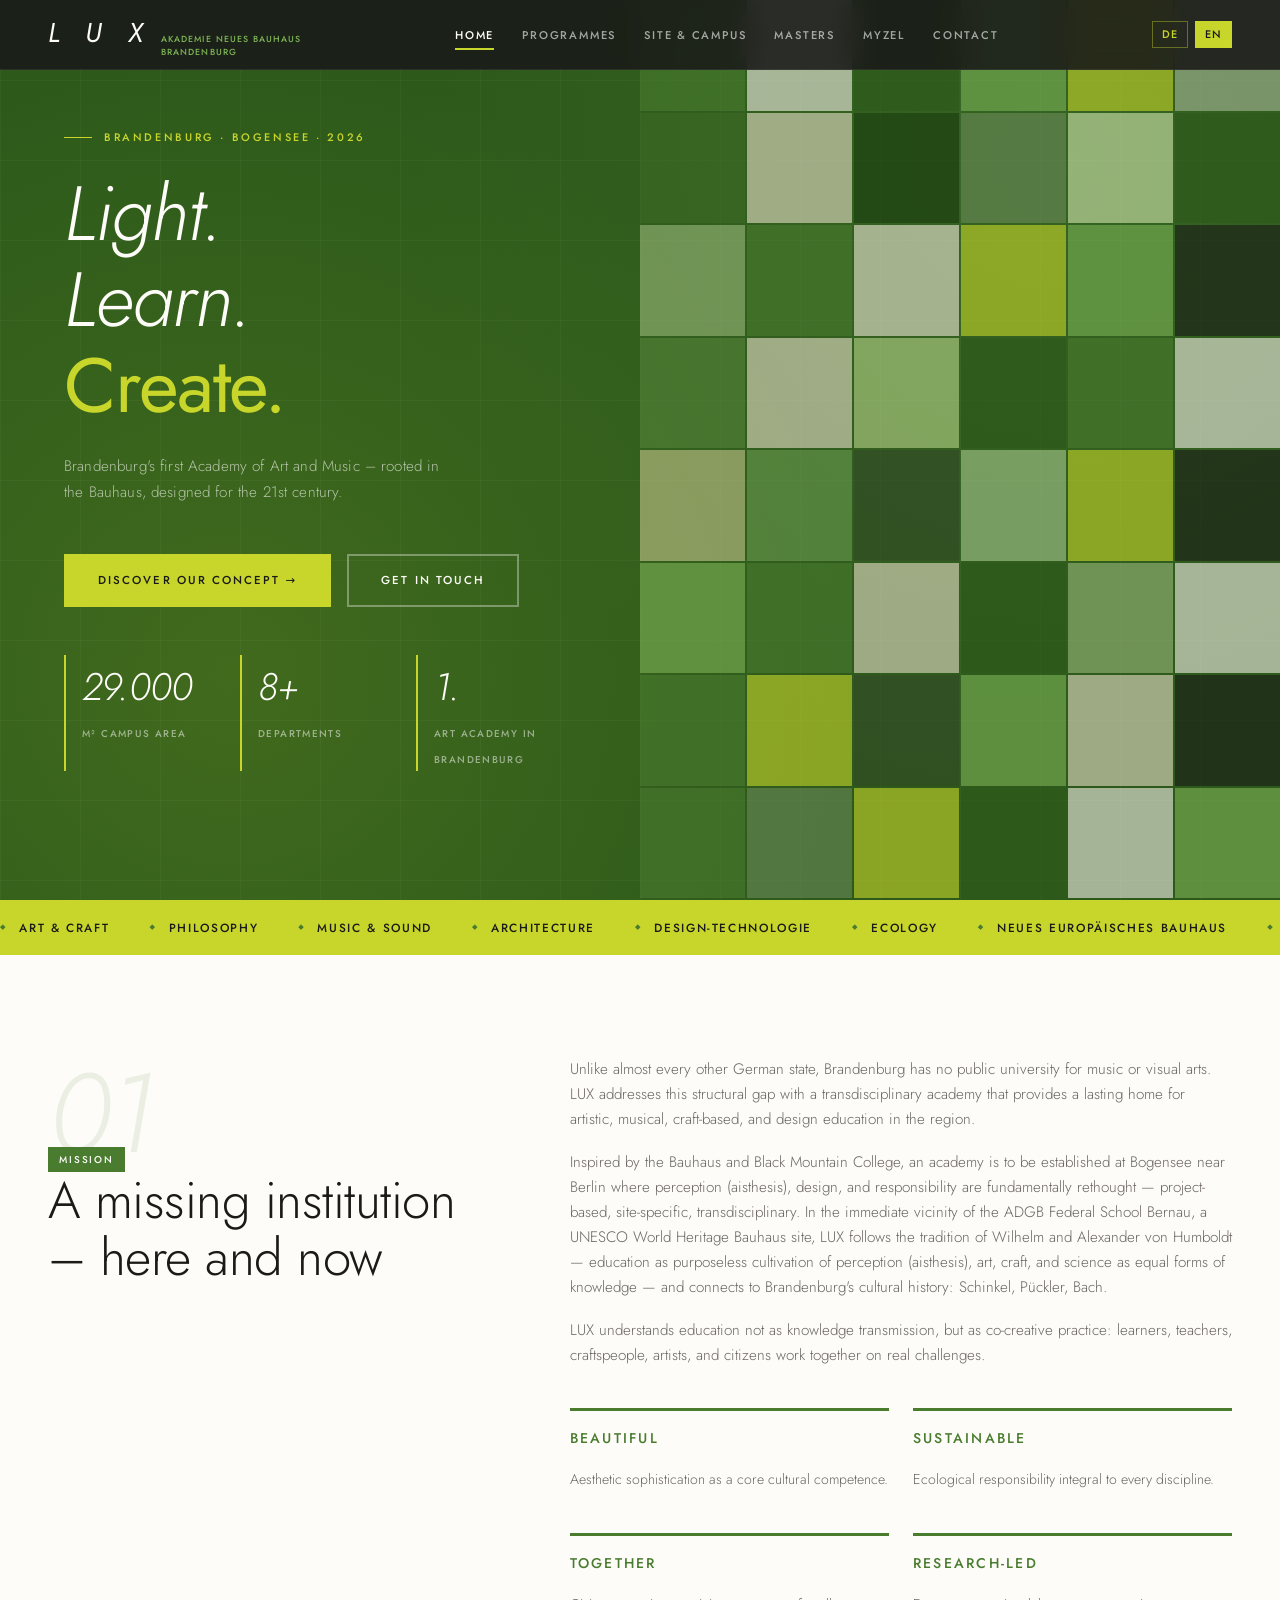
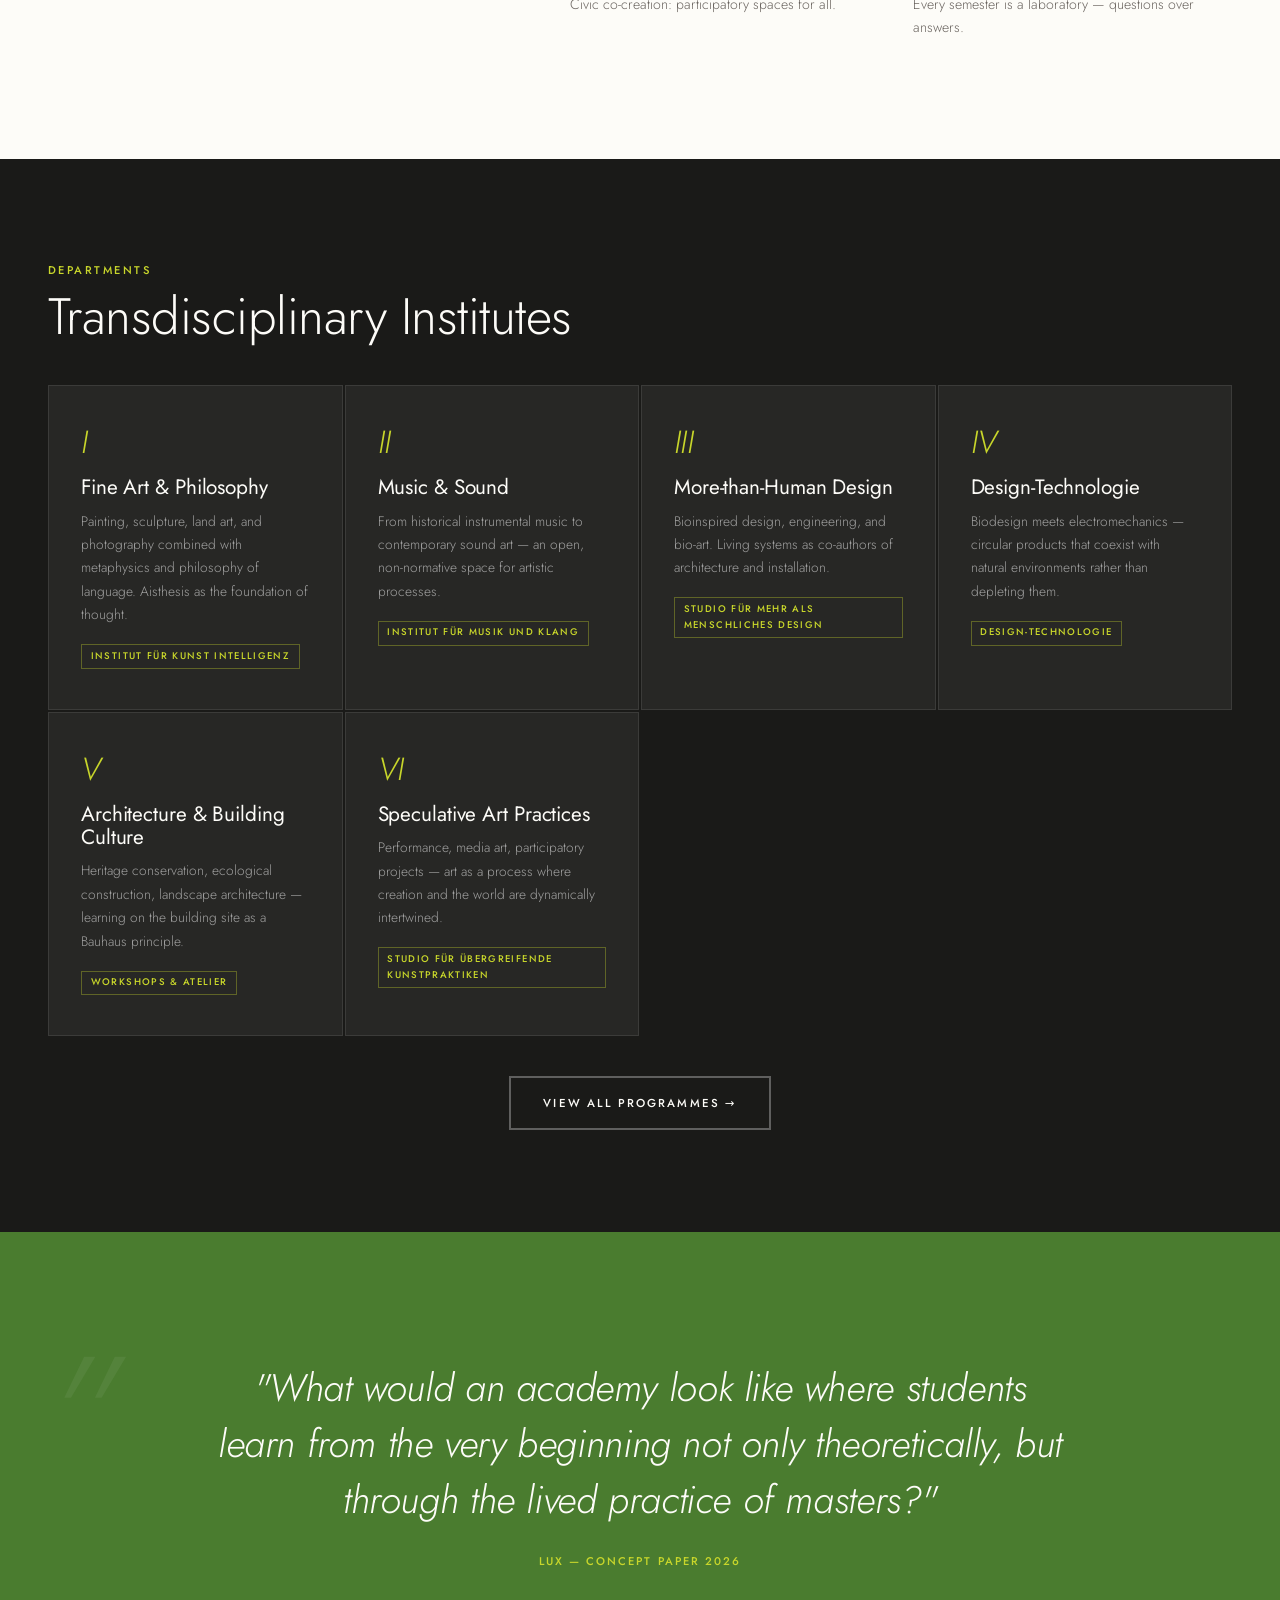
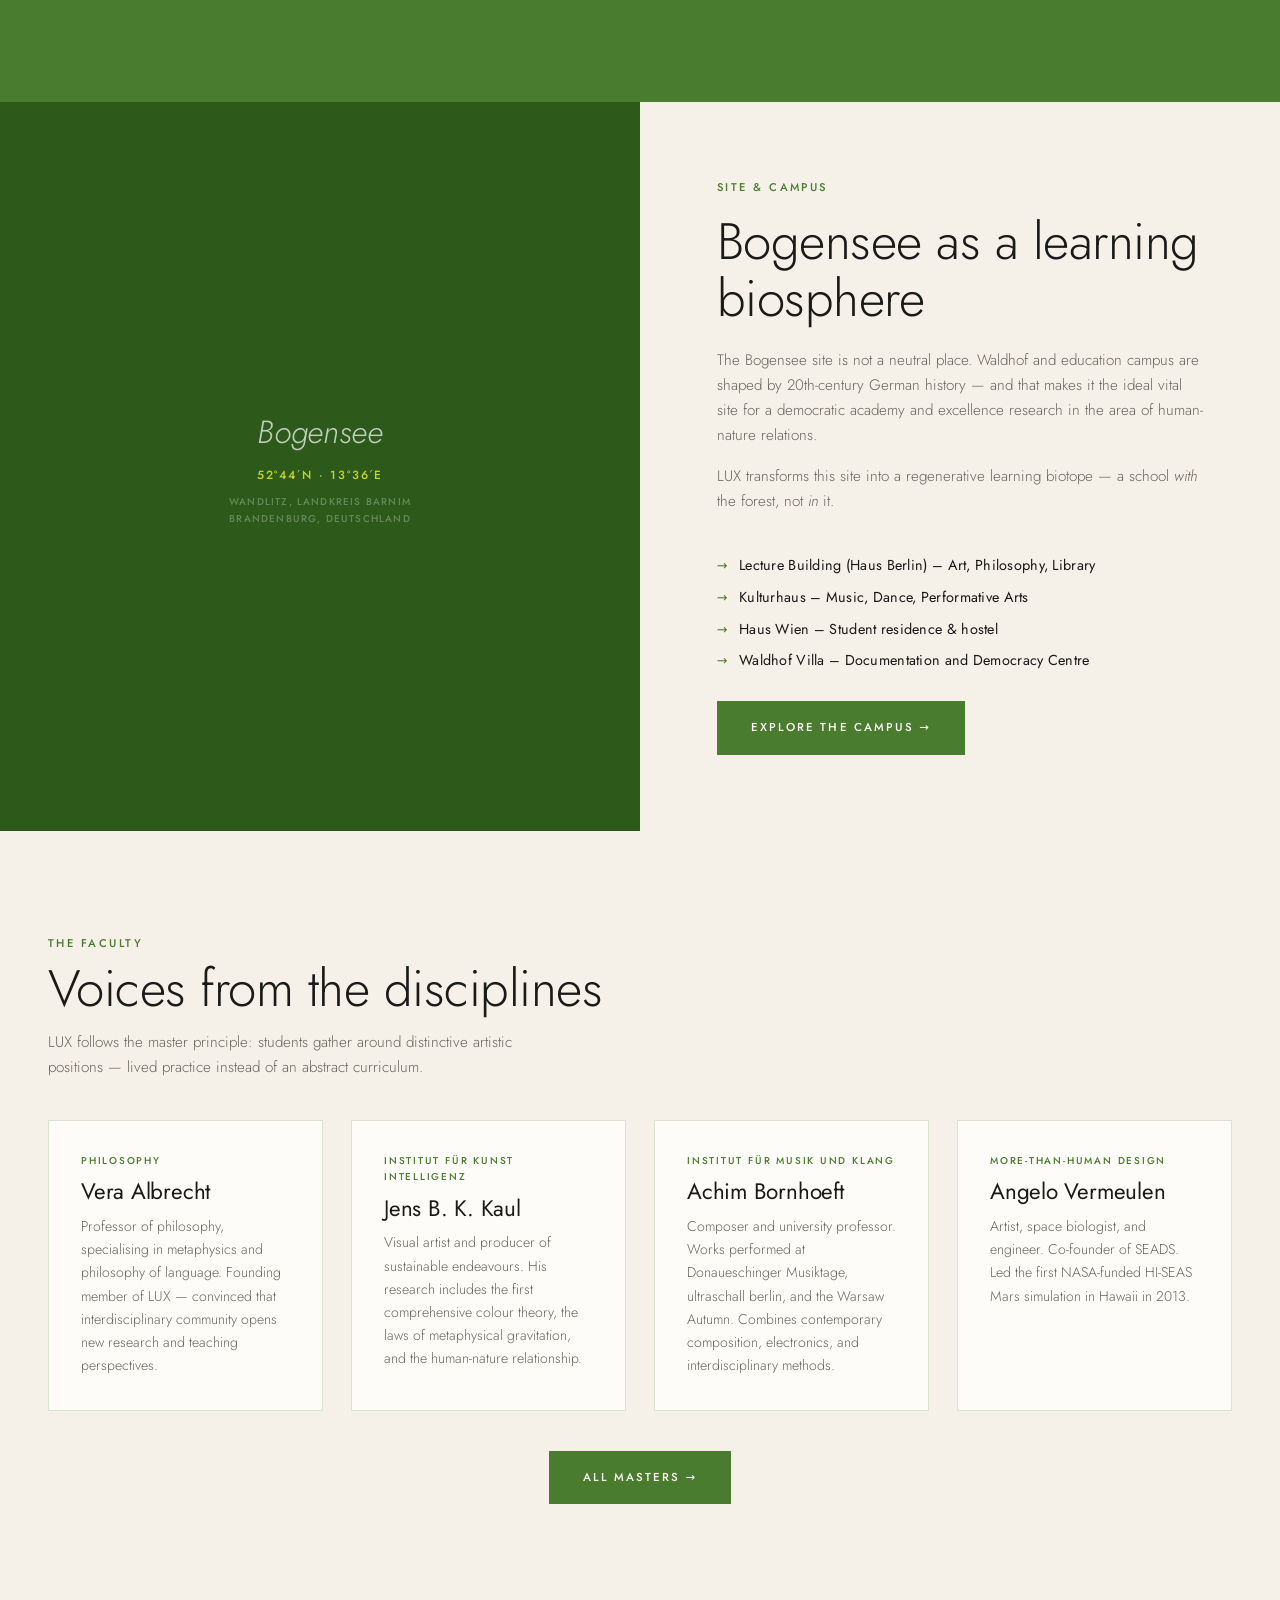
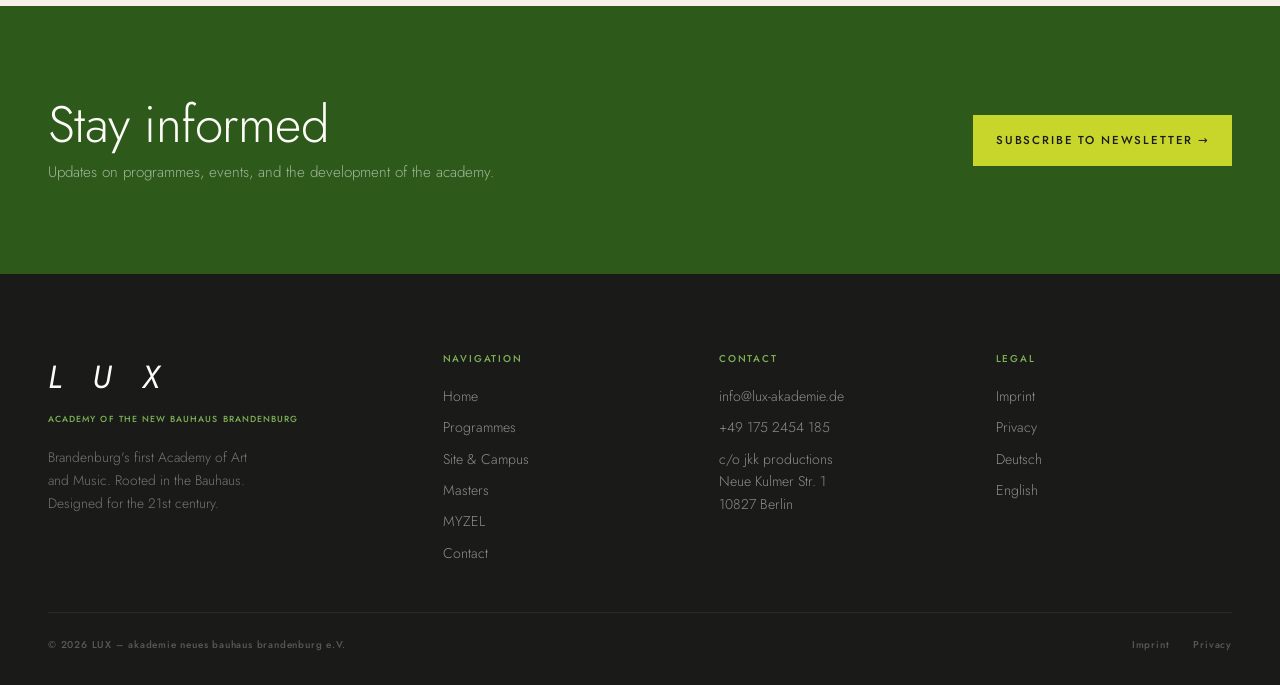
<file: index.html>
<!DOCTYPE html>
<html lang="de">
<head>
  <meta charset="UTF-8">
  <meta name="viewport" content="width=device-width, initial-scale=1.0">
  <meta name="robots" content="noindex, nofollow">
  <title>LUX – akademie neues bauhaus brandenburg</title>
  <meta name="description" content="LUX ist die erste Kunst- und Musikhochschule Brandenburgs. Eine transdisziplinäre Akademie für Kunst, Design, Musik, Architektur und Ökologie am Bogensee.">
  <meta name="author" content="LUX – akademie neues bauhaus brandenburg e.V.">
  <link rel="canonical" href="https://lux-akademie.de/">

  <!-- Open Graph -->
  <meta property="og:type" content="website">
  <meta property="og:title" content="LUX – akademie neues bauhaus brandenburg">
  <meta property="og:description" content="Brandenburgs erste Kunst- und Musikhochschule. Verwurzelt im Bauhaus, entworfen für das 21. Jahrhundert.">
  <meta property="og:url" content="https://lux-akademie.de/">
  <meta property="og:locale" content="de_DE">
  <meta property="og:locale:alternate" content="en_US">
  <meta property="og:image" content="https://lux-akademie.de/assets/img/og.jpg">
  <meta property="og:site_name" content="LUX Akademie">

  <!-- Twitter -->
  <meta name="twitter:card" content="summary_large_image">
  <meta name="twitter:title" content="LUX – akademie neues bauhaus brandenburg">
  <meta name="twitter:description" content="Brandenburgs erste Kunst- und Musikhochschule. Verwurzelt im Bauhaus, entworfen für das 21. Jahrhundert.">
  <meta name="twitter:image" content="https://lux-akademie.de/assets/img/og.jpg">

  <!-- Theme + favicons -->
  <meta name="theme-color" content="#2D5A1B">
  <link rel="icon" type="image/svg+xml" href="assets/img/favicon.svg">

  <!-- Fonts: Jost (Futura-alike, OFL via Google Fonts) -->
  <link rel="preconnect" href="https://fonts.googleapis.com">
  <link rel="preconnect" href="https://fonts.gstatic.com" crossorigin>
  <link href="https://fonts.googleapis.com/css2?family=Jost:ital,wght@0,300;0,400;0,500;0,600;1,300;1,400&display=swap" rel="stylesheet">

  <link rel="stylesheet" href="assets/css/main.css">
</head>
<body data-page="home">

<!-- ── NAV ─────────────────────────────────────────────── -->
<nav class="nav" role="navigation" aria-label="Hauptnavigation">
  <a class="nav__logo" href="index.html" aria-label="LUX Startseite">
    <span class="nav__lux">L U X</span>
    <span class="nav__sub">akademie neues bauhaus<br>brandenburg</span>
  </a>

  <ul class="nav__links" role="list">
    <li><a href="index.html" data-nav="home"><span data-de>Start</span><span data-en>Home</span></a></li>
    <li><a href="programme.html" data-nav="programme"><span data-de>Programme</span><span data-en>Programmes</span></a></li>
    <li><a href="ort.html" data-nav="ort"><span data-de>Ort &amp; Campus</span><span data-en>Site &amp; Campus</span></a></li>
    <li><a href="meister.html" data-nav="meister"><span data-de>Meister</span><span data-en>Masters</span></a></li>
    <li><a href="myzel.html" data-nav="myzel">MYZEL</a></li>
    <li><a href="kontakt.html" data-nav="kontakt"><span data-de>Kontakt</span><span data-en>Contact</span></a></li>
  </ul>

  <div class="nav__lang">
    <a href="#" data-lang-btn="de" class="active">DE</a>
    <a href="#" data-lang-btn="en">EN</a>
  </div>

  <button class="nav__burger" aria-label="Menü öffnen">
    <span></span><span></span><span></span>
  </button>
</nav>

<div class="mob-menu" role="dialog" aria-label="Mobile Menü">
  <button class="mob-close" aria-label="Menü schließen">✕</button>
  <a href="index.html"><span data-de>Start</span><span data-en>Home</span></a>
  <a href="programme.html"><span data-de>Programme</span><span data-en>Programmes</span></a>
  <a href="ort.html"><span data-de>Ort &amp; Campus</span><span data-en>Site &amp; Campus</span></a>
  <a href="meister.html"><span data-de>Meister</span><span data-en>Masters</span></a>
  <a href="myzel.html">MYZEL</a>
  <a href="kontakt.html"><span data-de>Kontakt</span><span data-en>Contact</span></a>
  <div class="mob-menu__lang">
    <a href="#" data-lang-btn="de">DE</a>
    <a href="#" data-lang-btn="en">EN</a>
  </div>
</div>

<!-- ── HERO ────────────────────────────────────────────── -->
<section class="hero">
  <div class="hero__glow" aria-hidden="true"></div>
  <div class="hero__grid-bg" aria-hidden="true"></div>

  <div class="hero__content">
    <p class="hero__eyebrow">Brandenburg · Bogensee · 2026</p>
    <h1 class="hero__title">
      <span data-de>Licht.<br>Lernen.<br><em>Gestalten.</em></span>
      <span data-en>Light.<br>Learn.<br><em>Create.</em></span>
    </h1>
    <p class="hero__subtitle">
      <span data-de>Die erste Kunst- und Musikhochschule Brandenburgs – verwurzelt im Bauhaus, entworfen für das 21. Jahrhundert.</span>
      <span data-en>Brandenburg's first Academy of Art and Music – rooted in the Bauhaus, designed for the 21st century.</span>
    </p>
    <div class="hero__cta">
      <a href="programme.html" class="btn btn--primary">
        <span data-de>Konzept entdecken →</span>
        <span data-en>Discover our concept →</span>
      </a>
      <a href="kontakt.html" class="btn btn--outline">
        <span data-de>Kontakt aufnehmen</span>
        <span data-en>Get in touch</span>
      </a>
    </div>

    <div class="hero__stats">
      <div class="stat">
        <span class="stat__num">29.000</span>
        <span class="stat__lbl"><span data-de>m² Campusfläche</span><span data-en>m² campus area</span></span>
      </div>
      <div class="stat">
        <span class="stat__num">8+</span>
        <span class="stat__lbl"><span data-de>Fachbereiche</span><span data-en>departments</span></span>
      </div>
      <div class="stat">
        <span class="stat__num">1.</span>
        <span class="stat__lbl"><span data-de>Kunsthochschule Brandenburgs</span><span data-en>Art Academy in Brandenburg</span></span>
      </div>
    </div>
  </div>

  <div class="hero__visual" aria-hidden="true">
    <div class="hero__swatches">
      <div class="swatch" style="--c:#4a7c2f;--d:.05s"></div>
      <div class="swatch" style="--c:#f5f0e8;--d:.10s"></div>
      <div class="swatch" style="--c:#2d5a1b;--d:.15s"></div>
      <div class="swatch" style="--c:#7db356;--d:.08s"></div>
      <div class="swatch" style="--c:#c8d62b;--d:.20s"></div>
      <div class="swatch" style="--c:#a8b89a;--d:.25s"></div>
      <div class="swatch" style="--c:#3d6b25;--d:.30s"></div>
      <div class="swatch" style="--c:#e8dfc8;--d:.10s"></div>
      <div class="swatch" style="--c:#1a3a0d;--d:.35s"></div>
      <div class="swatch" style="--c:#6b8a5a;--d:.12s"></div>
      <div class="swatch" style="--c:#d4e8b0;--d:.18s"></div>
      <div class="swatch" style="--c:#2d5a1b;--d:.40s"></div>
      <div class="swatch" style="--c:#9ab87a;--d:.22s"></div>
      <div class="swatch" style="--c:#4a7c2f;--d:.28s"></div>
      <div class="swatch" style="--c:#f0ead8;--d:.32s"></div>
      <div class="swatch" style="--c:#c8d62b;--d:.05s"></div>
      <div class="swatch" style="--c:#7db356;--d:.38s"></div>
      <div class="swatch" style="--c:#1a1a18;--d:.42s"></div>
      <div class="swatch" style="--c:#56843a;--d:.48s"></div>
      <div class="swatch" style="--c:#e8dfc8;--d:.10s"></div>
      <div class="swatch" style="--c:#b8d48a;--d:.14s"></div>
      <div class="swatch" style="--c:#2d5a1b;--d:.52s"></div>
      <div class="swatch" style="--c:#4a7c2f;--d:.18s"></div>
      <div class="swatch" style="--c:#f5f0e8;--d:.58s"></div>
      <div class="swatch" style="--c:#c4c48a;--d:.22s"></div>
      <div class="swatch" style="--c:#6a9a50;--d:.28s"></div>
      <div class="swatch" style="--c:#344a28;--d:.62s"></div>
      <div class="swatch" style="--c:#a8c890;--d:.32s"></div>
      <div class="swatch" style="--c:#c8d62b;--d:.38s"></div>
      <div class="swatch" style="--c:#1a1a18;--d:.68s"></div>
      <div class="swatch" style="--c:#7db356;--d:.42s"></div>
      <div class="swatch" style="--c:#4a7c2f;--d:.48s"></div>
      <div class="swatch" style="--c:#e8dfc8;--d:.72s"></div>
      <div class="swatch" style="--c:#2d5a1b;--d:.52s"></div>
      <div class="swatch" style="--c:#9ab87a;--d:.58s"></div>
      <div class="swatch" style="--c:#f5f0e8;--d:.78s"></div>
      <div class="swatch" style="--c:#4a7c2f;--d:.62s"></div>
      <div class="swatch" style="--c:#c8d62b;--d:.68s"></div>
      <div class="swatch" style="--c:#344a28;--d:.82s"></div>
      <div class="swatch" style="--c:#7db356;--d:.72s"></div>
      <div class="swatch" style="--c:#e8dfc8;--d:.78s"></div>
      <div class="swatch" style="--c:#1a1a18;--d:.88s"></div>
      <div class="swatch" style="--c:#4a7c2f;--d:.82s"></div>
      <div class="swatch" style="--c:#6b8a5a;--d:.88s"></div>
      <div class="swatch" style="--c:#c8d62b;--d:.92s"></div>
      <div class="swatch" style="--c:#2d5a1b;--d:.96s"></div>
      <div class="swatch" style="--c:#f5f0e8;--d:1.0s"></div>
      <div class="swatch" style="--c:#7db356;--d:.92s"></div>
      <div class="swatch" style="--c:#4a7c2f;--d:1.05s"></div>
    </div>
  </div>
</section>

<!-- ── TICKER ──────────────────────────────────────────── -->
<div class="ticker" aria-hidden="true">
  <div class="ticker__inner">
    <span class="ticker__item"><span data-de>Kunst &amp; Handwerk</span><span data-en>Art &amp; Craft</span></span>
    <span class="ticker__item"><span data-de>Philosophie</span><span data-en>Philosophy</span></span>
    <span class="ticker__item"><span data-de>Musik &amp; Klang</span><span data-en>Music &amp; Sound</span></span>
    <span class="ticker__item"><span data-de>Architektur</span><span data-en>Architecture</span></span>
    <span class="ticker__item">Design-Technologie</span>
    <span class="ticker__item"><span data-de>Ökologie</span><span data-en>Ecology</span></span>
    <span class="ticker__item">Neues Europäisches Bauhaus</span>
    <span class="ticker__item">Bogensee · Brandenburg</span>
    <span class="ticker__item"><span data-de>Kunst &amp; Handwerk</span><span data-en>Art &amp; Craft</span></span>
    <span class="ticker__item"><span data-de>Philosophie</span><span data-en>Philosophy</span></span>
    <span class="ticker__item"><span data-de>Musik &amp; Klang</span><span data-en>Music &amp; Sound</span></span>
    <span class="ticker__item"><span data-de>Architektur</span><span data-en>Architecture</span></span>
    <span class="ticker__item">Design-Technologie</span>
    <span class="ticker__item"><span data-de>Ökologie</span><span data-en>Ecology</span></span>
    <span class="ticker__item">Neues Europäisches Bauhaus</span>
    <span class="ticker__item">Bogensee · Brandenburg</span>
  </div>
</div>

<!-- ── MISSION ─────────────────────────────────────────── -->
<section class="section">
  <div class="container">
    <div class="mission reveal">
      <div class="mission__side">
        <div class="mission__num" aria-hidden="true">01</div>
        <span class="mission__tag" data-de>Mission</span>
        <span class="mission__tag" data-en>Mission</span>
        <h2 data-de>Ein fehlender Ort – hier und jetzt</h2>
        <h2 data-en>A missing institution – here and now</h2>
      </div>
      <div class="mission__body">
        <p data-de>Brandenburg ist bislang das einzige Bundesland ohne eigene öffentliche Hochschule für Bildende Kunst oder Musik. LUX antwortet auf diese strukturelle Leerstelle mit dem Entwurf einer transdisziplinären Akademie, die künstlerische, musikalische, handwerkliche und gestalterische Ausbildung langfristig im Land verankert.</p>
        <p data-en>Unlike almost every other German state, Brandenburg has no public university for music or visual arts. LUX addresses this structural gap with a transdisciplinary academy that provides a lasting home for artistic, musical, craft-based, and design education in the region.</p>
        <p data-de>Inspiriert vom Bauhaus und dem Black Mountain College soll am Bogensee bei Berlin eine Hochschule entstehen, in der Wahrnehmung (Aisthesis), Gestaltung und Verantwortung neu zusammengedacht werden – projektbasiert, ortsbezogen, transdisziplinär. In unmittelbarer Nachbarschaft der ADGB-Bundesschule Bernau, ein UNESCO-Welterbe des Bauhauses, steht LUX in der Tradition Wilhelm und Alexander von Humboldts — Bildung als zweckfreie Wahrnehmungsschulung (Aisthesis), Kunst, Handwerk und Wissenschaft als gleichrangige Erkenntnisformen — und knüpft an die brandenburgische Kulturgeschichte an: Schinkel, Pückler, Bach.</p>
        <p data-en>Inspired by the Bauhaus and Black Mountain College, an academy is to be established at Bogensee near Berlin where perception (aisthesis), design, and responsibility are fundamentally rethought — project-based, site-specific, transdisciplinary. In the immediate vicinity of the ADGB Federal School Bernau, a UNESCO World Heritage Bauhaus site, LUX follows the tradition of Wilhelm and Alexander von Humboldt — education as purposeless cultivation of perception (aisthesis), art, craft, and science as equal forms of knowledge — and connects to Brandenburg's cultural history: Schinkel, Pückler, Bach.</p>
        <p data-de>LUX versteht Bildung nicht als reine Wissensvermittlung, sondern als ko-kreative Praxis: Lernende, Lehrende, Handwerker, Künstlerinnen und Bürger arbeiten gemeinsam an realen Herausforderungen.</p>
        <p data-en>LUX understands education not as knowledge transmission, but as co-creative practice: learners, teachers, craftspeople, artists, and citizens work together on real challenges.</p>

        <div class="pillars">
          <div class="pillar">
            <p class="pillar__title" data-de>Schön</p>
            <p class="pillar__title" data-en>Beautiful</p>
            <p data-de>Ästhetisch anspruchsvolle Gestaltung als kulturelle Schlüsselkompetenz.</p>
            <p data-en>Aesthetic sophistication as a core cultural competence.</p>
          </div>
          <div class="pillar">
            <p class="pillar__title" data-de>Nachhaltig</p>
            <p class="pillar__title" data-en>Sustainable</p>
            <p data-de>Ökologische Verantwortung als integraler Bestandteil jeder Disziplin.</p>
            <p data-en>Ecological responsibility integral to every discipline.</p>
          </div>
          <div class="pillar">
            <p class="pillar__title" data-de>Gemeinsam</p>
            <p class="pillar__title" data-en>Together</p>
            <p data-de>Civic Co-Creation: Partizipative Räume für alle Beteiligten.</p>
            <p data-en>Civic co-creation: participatory spaces for all.</p>
          </div>
          <div class="pillar">
            <p class="pillar__title" data-de>Forschend</p>
            <p class="pillar__title" data-en>Research-led</p>
            <p data-de>Jedes Semester ist ein Labor – Das Wechselspiel von Fragen und Antworten im Zentrum.</p>
            <p data-en>Every semester is a laboratory — questions over answers.</p>
          </div>
        </div>
      </div>
    </div>
  </div>
</section>

<!-- ── PROGRAMMES TEASER ───────────────────────────────── -->
<section class="section section--dark">
  <div class="container">
    <p class="label" style="color:var(--yellow)" data-de>Fachbereiche</p>
    <p class="label" style="color:var(--yellow)" data-en>Departments</p>
    <h2 style="color:var(--white);margin-top:.5rem;margin-bottom:0" data-de>Transdisziplinäre Institute</h2>
    <h2 style="color:var(--white);margin-top:.5rem;margin-bottom:0" data-en>Transdisciplinary Institutes</h2>

    <div class="prog-grid">
      <article class="prog-card">
        <span class="prog-card__num">I</span>
        <h3 class="prog-card__title" data-de>Bildende Kunst &amp; Philosophie</h3>
        <h3 class="prog-card__title" data-en>Fine Art &amp; Philosophy</h3>
        <p class="prog-card__desc" data-de>Malerei, Plastik, LandArt und Fotografie verbinden sich mit Metaphysik und Sprachphilosophie. Aisthesis als Fundament des Denkens trifft auf neue Modelle der Kreativwirtschaft.</p>
        <p class="prog-card__desc" data-en>Painting, sculpture, land art, and photography combined with metaphysics and philosophy of language. Aisthesis as the foundation of thought.</p>
        <span class="prog-card__tag">Institut für Kunst Intelligenz</span>
      </article>
      <article class="prog-card">
        <span class="prog-card__num">II</span>
        <h3 class="prog-card__title" data-de>Musik &amp; Klang</h3>
        <h3 class="prog-card__title" data-en>Music &amp; Sound</h3>
        <p class="prog-card__desc" data-de>Von historischer Instrumentalmusik zu zeitgenössischer Klangkunst – ein offener, nicht-normativer Raum für künstlerische Prozesse.</p>
        <p class="prog-card__desc" data-en>From historical instrumental music to contemporary sound art — an open, non-normative space for artistic processes.</p>
        <span class="prog-card__tag">Institut für Musik und Klang</span>
      </article>
      <article class="prog-card">
        <span class="prog-card__num">III</span>
        <h3 class="prog-card__title" data-de>Mehr als menschliches Design</h3>
        <h3 class="prog-card__title" data-en>More-than-Human Design</h3>
        <p class="prog-card__desc" data-de>Bioinspiriertes Design, Ingenieurwesen und Bio-Kunst. Lebende Systeme als Ko-Autoren von Architektur und Installation.</p>
        <p class="prog-card__desc" data-en>Bioinspired design, engineering, and bio-art. Living systems as co-authors of architecture and installation.</p>
        <span class="prog-card__tag">Studio für mehr als menschliches Design</span>
      </article>
      <article class="prog-card">
        <span class="prog-card__num">IV</span>
        <h3 class="prog-card__title">Design-Technologie</h3>
        <p class="prog-card__desc" data-de>Biodesign trifft Elektromechanik – kreislauffähige Produkte, die mit natürlichen Umgebungen koexistieren statt sie zu verbrauchen.</p>
        <p class="prog-card__desc" data-en>Biodesign meets electromechanics — circular products that coexist with natural environments rather than depleting them.</p>
        <span class="prog-card__tag">Design-Technologie</span>
      </article>
      <article class="prog-card">
        <span class="prog-card__num">V</span>
        <h3 class="prog-card__title" data-de>Architektur &amp; Baukultur</h3>
        <h3 class="prog-card__title" data-en>Architecture &amp; Building Culture</h3>
        <p class="prog-card__desc" data-de>Denkmalpflege, ökologisches Bauen, Landschaftsarchitektur – Lernen auf der Baustelle als Bauhaus-Prinzip.</p>
        <p class="prog-card__desc" data-en>Heritage conservation, ecological construction, landscape architecture — learning on the building site as a Bauhaus principle.</p>
        <span class="prog-card__tag"><span data-de>Werkstätten &amp; Atelier</span><span data-en>Workshops &amp; Atelier</span></span>
      </article>
      <article class="prog-card">
        <span class="prog-card__num">VI</span>
        <h3 class="prog-card__title" data-de>Spekulative Kunstpraktiken</h3>
        <h3 class="prog-card__title" data-en>Speculative Art Practices</h3>
        <p class="prog-card__desc" data-de>Performance, Medienkunst, partizipative Projekte – Kunst als Prozess, in dem Schöpfung und Außenwelt dynamisch verflochten sind.</p>
        <p class="prog-card__desc" data-en>Performance, media art, participatory projects — art as a process where creation and the world are dynamically intertwined.</p>
        <span class="prog-card__tag">Studio für übergreifende Kunstpraktiken</span>
      </article>
    </div>

    <div style="margin-top:2.5rem;text-align:center">
      <a href="programme.html" class="btn btn--outline" style="border-color:rgba(255,255,255,0.3)">
        <span data-de>Alle Programme ansehen →</span>
        <span data-en>View all programmes →</span>
      </a>
    </div>
  </div>
</section>

<!-- ── QUOTE ───────────────────────────────────────────── -->
<section class="section--green">
  <div class="quote">
    <span class="quote__mark" aria-hidden="true">„</span>
    <blockquote data-de>„Wie könnte eine Akademie aussehen, in der Studierende von Anfang an nicht nur theoretisch, sondern in der gelebten Praxis von Meisterinnen lernen?"</blockquote>
    <blockquote data-en>"What would an academy look like where students learn from the very beginning not only theoretically, but through the lived practice of masters?"</blockquote>
    <cite><span data-de>LUX – Konzeptpapier 2026</span><span data-en>LUX — Concept Paper 2026</span></cite>
  </div>
</section>

<!-- ── PLACE TEASER ────────────────────────────────────── -->
<section>
  <div class="place">
    <div class="place__map" role="img" aria-label="Bogensee location placeholder">
      <div class="place__map-inner">
        <p class="place__map-title">Bogensee</p>
        <p class="place__coords">52°44′N · 13°36′E</p>
        <p class="place__coords-sub">Wandlitz, Landkreis Barnim<br>Brandenburg, Deutschland</p>
      </div>
    </div>
    <div class="place__content">
      <p class="label" data-de>Ort &amp; Campus</p>
      <p class="label" data-en>Site &amp; Campus</p>
      <h2 data-de>Der Bogensee als Lernbiotop</h2>
      <h2 data-en>Bogensee as a learning biosphere</h2>
      <p data-de>Das Bogenseegelände ist kein neutraler Ort. Waldhof und Bildungscampus sind gezeichnet von deutscher Geschichte des 20. Jahrhunderts – und genau das macht es zum prädestinierten vitalen Lernort für eine demokratische Hochschule und der Exzellenzforschung im Bereich Mensch-Naturverhältnis.</p>
      <p data-en>The Bogensee site is not a neutral place. Waldhof and education campus are shaped by 20th-century German history — and that makes it the ideal vital site for a democratic academy and excellence research in the area of human-nature relations.</p>
      <p data-de>LUX verwandelt dieses Areal in ein regeneratives Lernbiotop – eine Schule <em>mit</em> dem Wald, nicht <em>im</em> Wald.</p>
      <p data-en>LUX transforms this site into a regenerative learning biotope — a school <em>with</em> the forest, not <em>in</em> it.</p>
      <ul class="building-list">
        <li><span data-de>Lektionsgebäude (Haus Berlin) – Kunst, Philosophie, Bibliothek</span><span data-en>Lecture Building (Haus Berlin) – Art, Philosophy, Library</span></li>
        <li><span data-de>Kulturhaus – Musik, Tanz, Performative Künste</span><span data-en>Kulturhaus – Music, Dance, Performative Arts</span></li>
        <li><span data-de>Haus Wien – Studierendenwohnheim &amp; Hostel</span><span data-en>Haus Wien – Student residence &amp; hostel</span></li>
        <li><span data-de>Waldhof Villa – Dokumentations- und Demokratiezentrum</span><span data-en>Waldhof Villa – Documentation and Democracy Centre</span></li>
      </ul>
      <div style="margin-top:1.75rem">
        <a href="ort.html" class="btn btn--green">
          <span data-de>Campus entdecken →</span>
          <span data-en>Explore the campus →</span>
        </a>
      </div>
    </div>
  </div>
</section>

<!-- ── MASTERS TEASER ──────────────────────────────────── -->
<section class="section section--cream">
  <div class="container">
    <p class="label" data-de>Das Kollegium</p>
    <p class="label" data-en>The Faculty</p>
    <h2 style="margin-top:.5rem" data-de>Stimmen aus den Fächern</h2>
    <h2 style="margin-top:.5rem" data-en>Voices from the disciplines</h2>
    <p style="max-width:56ch;margin-top:.75rem" data-de>LUX folgt dem Meisterprinzip: Studierende versammeln sich um ausgeprägte künstlerische Positionen – gelebte Praxis statt abstraktes Curriculum.</p>
    <p style="max-width:56ch;margin-top:.75rem" data-en>LUX follows the master principle: students gather around distinctive artistic positions — lived practice instead of an abstract curriculum.</p>

    <div class="people-grid">
      <article class="person-card">
        <p class="person-card__field"><span data-de>Philosophie</span><span data-en>Philosophy</span></p>
        <h3 class="person-card__name">Vera Albrecht</h3>
        <p class="person-card__bio" data-de>Philosophieprofessorin, Spezialisierung in Metaphysik und Sprachphilosophie. Gründungsmitglied von LUX – überzeugt, dass interdisziplinäre Gemeinschaft neue Perspektiven für Forschung und Lehre erschließt.</p>
        <p class="person-card__bio" data-en>Professor of philosophy, specialising in metaphysics and philosophy of language. Founding member of LUX — convinced that interdisciplinary community opens new research and teaching perspectives.</p>
      </article>
      <article class="person-card">
        <p class="person-card__field">Institut für Kunst Intelligenz</p>
        <h3 class="person-card__name">Jens B. K. Kaul</h3>
        <p class="person-card__bio" data-de>Bildender Künstler und Produzent nachhaltiger Unternehmungen. Seine Forschungen betreffen u.a. die erste vollständige Farbenlehre, die Gesetzmäßigkeiten metaphysischer Gravitation sowie das Mensch-Natur Verhältnis.</p>
        <p class="person-card__bio" data-en>Visual artist and producer of sustainable endeavours. His research includes the first comprehensive colour theory, the laws of metaphysical gravitation, and the human-nature relationship.</p>
      </article>
      <article class="person-card">
        <p class="person-card__field">Institut für Musik und Klang</p>
        <h3 class="person-card__name">Achim Bornhoeft</h3>
        <p class="person-card__bio" data-de>Komponist und Universitätsprofessor. Werke bei den Donaueschinger Musiktagen, ultraschall berlin und dem Warschauer Herbst. Verbindet zeitgenössische Komposition, Elektronik und interdisziplinäre Arbeitsweisen.</p>
        <p class="person-card__bio" data-en>Composer and university professor. Works performed at Donaueschinger Musiktage, ultraschall berlin, and the Warsaw Autumn. Combines contemporary composition, electronics, and interdisciplinary methods.</p>
      </article>
      <article class="person-card">
        <p class="person-card__field"><span data-de>Mehr als menschliches Design</span><span data-en>More-than-Human Design</span></p>
        <h3 class="person-card__name">Angelo Vermeulen</h3>
        <p class="person-card__bio" data-de>Künstler, Weltraumbiologe und Ingenieur. Mitbegründer von SEADS. Leitete 2013 die erste NASA-finanzierte HI-SEAS-Mars-Simulation in Hawaii.</p>
        <p class="person-card__bio" data-en>Artist, space biologist, and engineer. Co-founder of SEADS. Led the first NASA-funded HI-SEAS Mars simulation in Hawaii in 2013.</p>
      </article>
    </div>

    <div style="margin-top:2.5rem;text-align:center">
      <a href="meister.html" class="btn btn--green">
        <span data-de>Alle Meisterinnen &amp; Meister →</span>
        <span data-en>All masters →</span>
      </a>
    </div>
  </div>
</section>

<!-- ── NEWSLETTER ──────────────────────────────────────── -->
<section class="newsletter">
  <div class="container">
    <div class="newsletter__inner">
      <div class="newsletter__text">
        <h2 data-de>Auf dem Laufenden bleiben</h2>
        <h2 data-en>Stay informed</h2>
        <p data-de>Neuigkeiten zu Programmen, Veranstaltungen und dem Aufbau der Akademie.</p>
        <p data-en>Updates on programmes, events, and the development of the academy.</p>
      </div>
      <a href="newsletter.html" class="newsletter__btn newsletter__cta">
        <span data-de>Newsletter abonnieren →</span>
        <span data-en>Subscribe to newsletter →</span>
      </a>
    </div>
  </div>
</section>

<!-- ── FOOTER ──────────────────────────────────────────── -->
<footer class="footer">
  <div class="container">
    <div class="footer__grid">
      <div class="footer__brand">
        <div class="footer__lux">L U X</div>
        <span class="footer__sub" data-de>akademie neues bauhaus brandenburg</span>
        <span class="footer__sub" data-en>academy of the new bauhaus brandenburg</span>
        <p data-de>Erste Kunst- und Musikhochschule Brandenburgs. Verwurzelt im Bauhaus. Entworfen für das 21. Jahrhundert.</p>
        <p data-en>Brandenburg's first Academy of Art and Music. Rooted in the Bauhaus. Designed for the 21st century.</p>
      </div>
      <div>
        <p class="footer__col-title" data-de>Navigation</p>
        <p class="footer__col-title" data-en>Navigation</p>
        <ul class="footer__links">
          <li><a href="index.html"><span data-de>Start</span><span data-en>Home</span></a></li>
          <li><a href="programme.html"><span data-de>Programme</span><span data-en>Programmes</span></a></li>
          <li><a href="ort.html"><span data-de>Ort &amp; Campus</span><span data-en>Site &amp; Campus</span></a></li>
          <li><a href="meister.html"><span data-de>Meister</span><span data-en>Masters</span></a></li>
          <li><a href="myzel.html">MYZEL</a></li>
          <li><a href="kontakt.html"><span data-de>Kontakt</span><span data-en>Contact</span></a></li>
        </ul>
      </div>
      <div>
        <p class="footer__col-title" data-de>Kontakt</p>
        <p class="footer__col-title" data-en>Contact</p>
        <ul class="footer__links">
          <li><a href="mailto:info@lux-akademie.de">info@lux-akademie.de</a></li>
          <li><a href="tel:+491752454185">+49 175 2454 185</a></li>
          <li>c/o jkk productions<br>Neue Kulmer Str. 1<br>10827 Berlin</li>
        </ul>
      </div>
      <div>
        <p class="footer__col-title" data-de>Rechtliches</p>
        <p class="footer__col-title" data-en>Legal</p>
        <ul class="footer__links">
          <li><a href="impressum.html"><span data-de>Impressum</span><span data-en>Imprint</span></a></li>
          <li><a href="datenschutz.html"><span data-de>Datenschutz</span><span data-en>Privacy</span></a></li>
          <li><a href="#" data-lang-btn="de">Deutsch</a></li>
          <li><a href="#" data-lang-btn="en">English</a></li>
        </ul>
      </div>
    </div>
    <div class="footer__bottom">
      <p class="footer__copy">© 2026 LUX – akademie neues bauhaus brandenburg e.V.</p>
      <div class="footer__legal">
        <a href="impressum.html"><span data-de>Impressum</span><span data-en>Imprint</span></a>
        <a href="datenschutz.html"><span data-de>Datenschutz</span><span data-en>Privacy</span></a>
      </div>
    </div>
  </div>
</footer>

<script src="assets/js/main.js"></script>
</body>
</html>
</file>
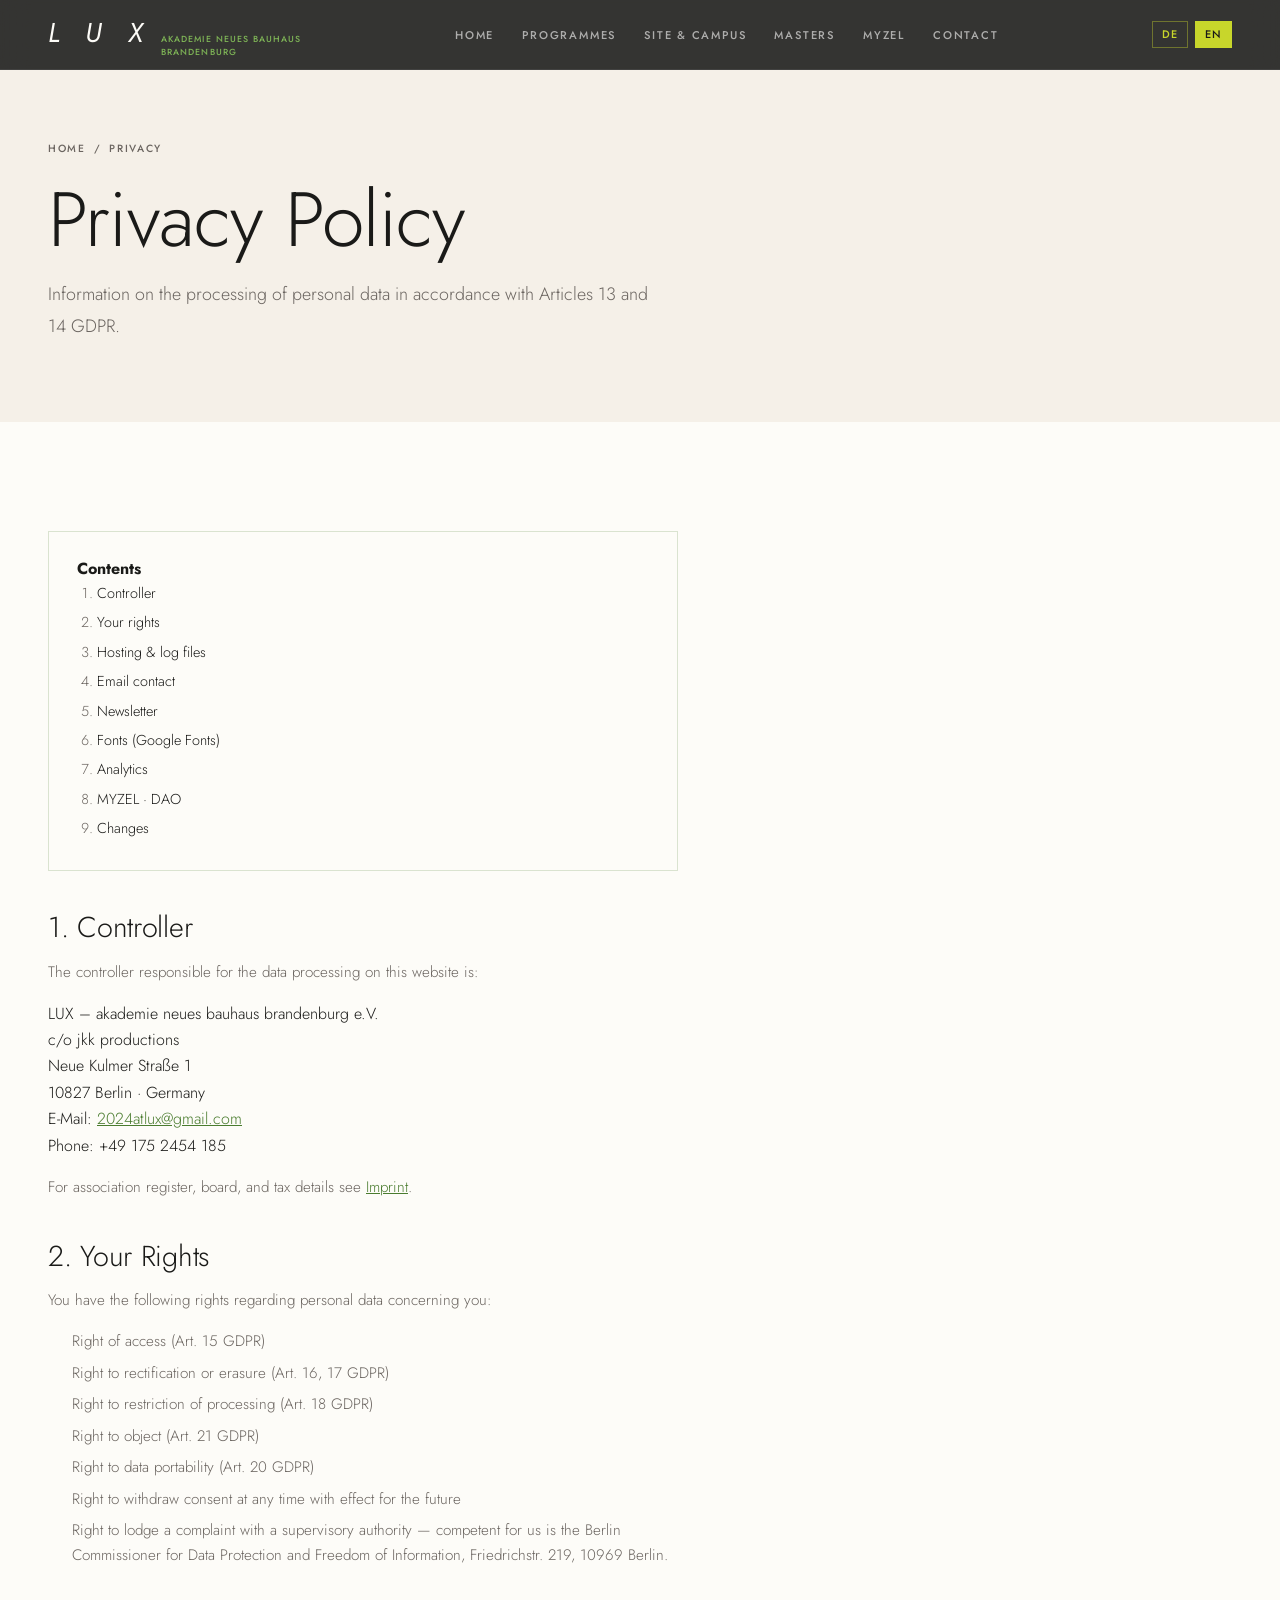
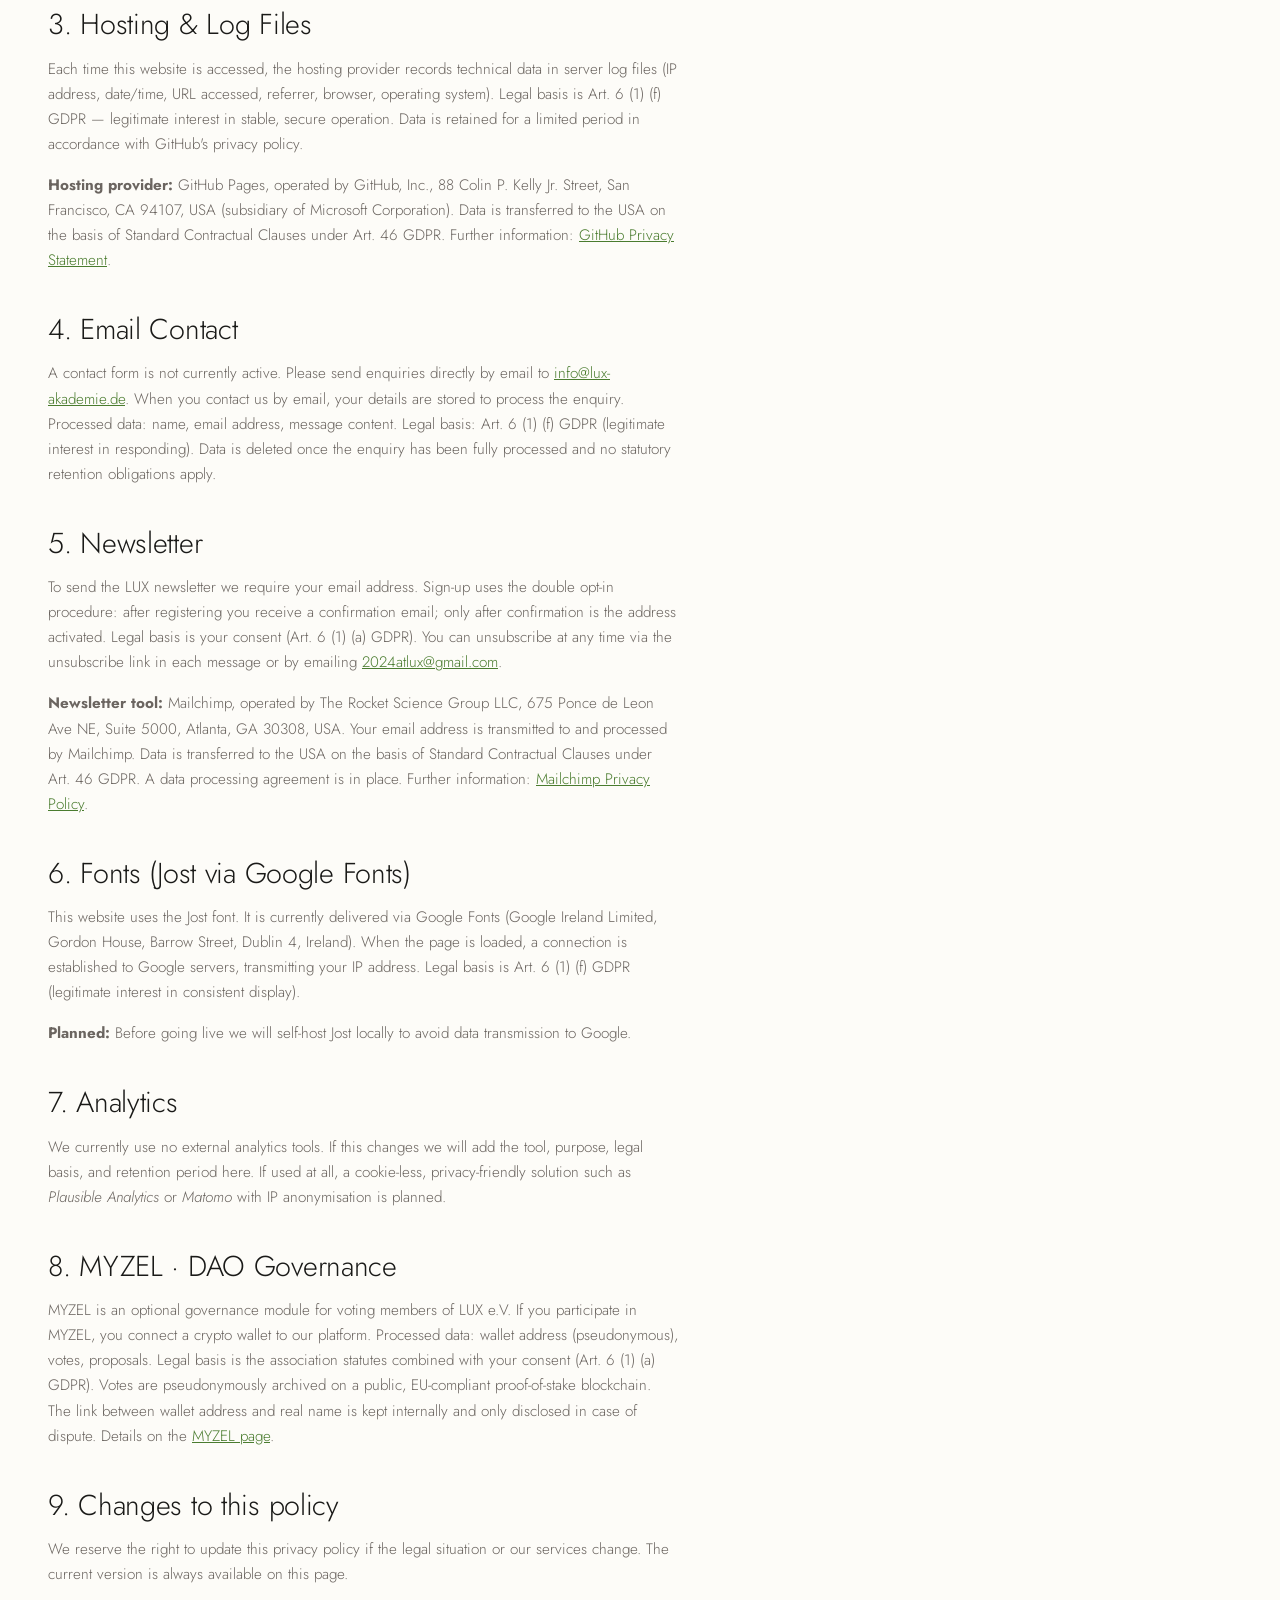
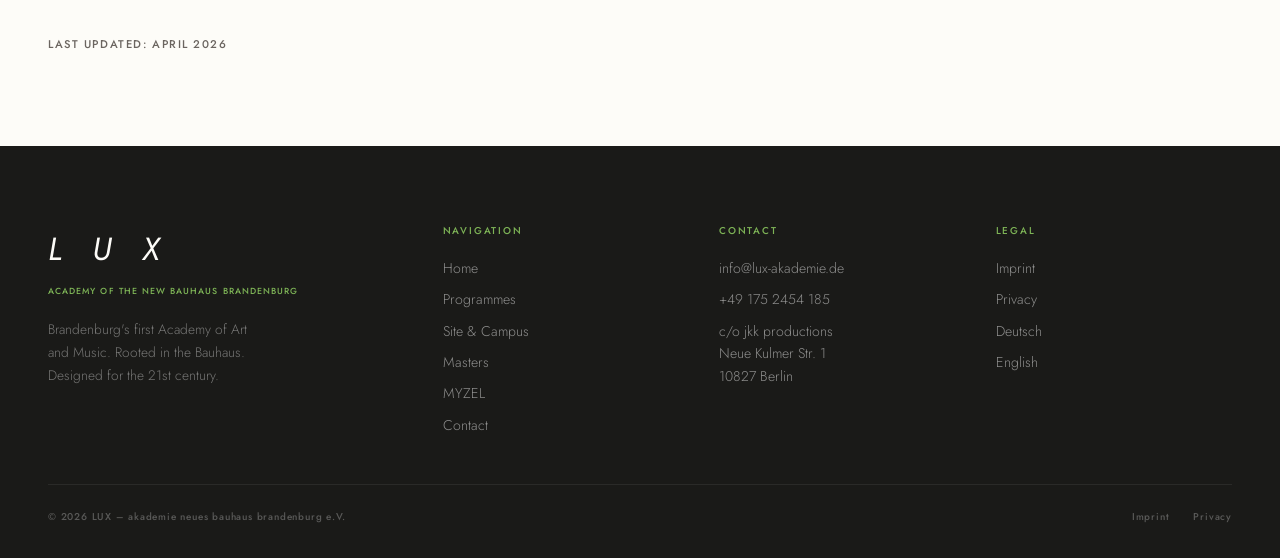
<file: datenschutz.html>
<!DOCTYPE html>
<html lang="de">

<head>
  <meta charset="UTF-8">
  <meta name="viewport" content="width=device-width, initial-scale=1.0">
  <title>Datenschutz · LUX – akademie neues bauhaus brandenburg</title>
  <meta name="description"
    content="Datenschutzerklärung der LUX – akademie neues bauhaus brandenburg e.V. nach Art. 13 DSGVO.">
  <meta name="robots" content="noindex,follow">
  <link rel="canonical" href="https://lux-akademie.de/datenschutz.html">

  <meta name="theme-color" content="#1A1A18">
  <link rel="icon" type="image/svg+xml" href="assets/img/favicon.svg">

  <link rel="preconnect" href="https://fonts.googleapis.com">
  <link rel="preconnect" href="https://fonts.gstatic.com" crossorigin>
  <link href="https://fonts.googleapis.com/css2?family=Jost:ital,wght@0,300;0,400;0,500;0,600;1,300;1,400&display=swap"
    rel="stylesheet">
  <link rel="stylesheet" href="assets/css/main.css">

  <style>
    .legal {
      padding: clamp(3rem, 6vw, 6rem) 0;
    }

    .legal h2 {
      margin: 2.5rem 0 1rem;
      font-size: clamp(1.4rem, 2.5vw, 1.8rem);
    }

    .legal h3 {
      margin: 1.5rem 0 0.75rem;
      font-size: 1.1rem;
      font-weight: 500;
    }

    .legal p,
    .legal address {
      margin-bottom: 1rem;
      font-style: normal;
      max-width: 70ch;
    }

    .legal ul {
      padding-left: 1.5rem;
      margin-bottom: 1rem;
      max-width: 70ch;
    }

    .legal li {
      margin-bottom: 0.4rem;
      font-size: 0.95rem;
      color: var(--grey);
    }

    .legal a {
      color: var(--green);
      text-decoration: underline;
    }

    .legal__note {
      background: var(--cream);
      border-left: 3px solid var(--yellow);
      padding: 1.25rem 1.5rem;
      margin: 2rem 0;
      font-size: 0.9rem;
      color: var(--charcoal);
      max-width: 70ch;
    }

    .legal__note strong {
      font-weight: 500;
    }

    .legal__toc {
      border: 1px solid rgba(74, 124, 47, 0.2);
      padding: 1.5rem 1.75rem;
      margin: 2rem 0;
      max-width: 70ch;
    }

    .legal__toc ol {
      padding-left: 1.25rem;
      margin: 0;
    }

    .legal__toc li {
      font-size: 0.9rem;
      margin-bottom: 0.35rem;
    }

    .legal__toc a {
      color: var(--charcoal);
      text-decoration: none;
    }

    .legal__toc a:hover {
      color: var(--green);
      text-decoration: underline;
    }
  </style>
</head>

<body data-page="datenschutz">

<nav class="nav" role="navigation" aria-label="Hauptnavigation">
  <a class="nav__logo" href="index.html" aria-label="LUX Startseite">
    <span class="nav__lux">L U X</span>
    <span class="nav__sub">akademie neues bauhaus<br>brandenburg</span>
  </a>
  <ul class="nav__links" role="list">
    <li><a href="index.html" data-nav="home"><span data-de>Start</span><span data-en>Home</span></a></li>
    <li><a href="programme.html" data-nav="programme"><span data-de>Programme</span><span data-en>Programmes</span></a></li>
    <li><a href="ort.html" data-nav="ort"><span data-de>Ort &amp; Campus</span><span data-en>Site &amp; Campus</span></a></li>
    <li><a href="meister.html" data-nav="meister"><span data-de>Meister</span><span data-en>Masters</span></a></li>
    <li><a href="myzel.html" data-nav="myzel">MYZEL</a></li>
    <li><a href="kontakt.html" data-nav="kontakt"><span data-de>Kontakt</span><span data-en>Contact</span></a></li>
  </ul>
  <div class="nav__lang">
    <a href="#" data-lang-btn="de" class="active">DE</a>
    <a href="#" data-lang-btn="en">EN</a>
  </div>
  <button class="nav__burger" aria-label="Menü öffnen"><span></span><span></span><span></span></button>
</nav>

<div class="mob-menu" role="dialog" aria-label="Mobile Menü">
  <button class="mob-close" aria-label="Menü schließen">✕</button>
  <a href="index.html"><span data-de>Start</span><span data-en>Home</span></a>
  <a href="programme.html"><span data-de>Programme</span><span data-en>Programmes</span></a>
  <a href="ort.html"><span data-de>Ort &amp; Campus</span><span data-en>Site &amp; Campus</span></a>
  <a href="meister.html"><span data-de>Meister</span><span data-en>Masters</span></a>
  <a href="myzel.html">MYZEL</a>
  <a href="kontakt.html"><span data-de>Kontakt</span><span data-en>Contact</span></a>
  <div class="mob-menu__lang">
    <a href="#" data-lang-btn="de">DE</a>
    <a href="#" data-lang-btn="en">EN</a>
  </div>
</div>

<header class="page-header page-header--cream">
  <div class="container">
    <p class="breadcrumb">
      <a href="index.html"><span data-de>Start</span><span data-en>Home</span></a>
      <span>/</span>
      <span data-de>Datenschutz</span><span data-en>Privacy</span>
    </p>
    <h1 data-de>Datenschutzerklärung</h1>
    <h1 data-en>Privacy Policy</h1>
    <p class="page-lead" data-de>Informationen zur Verarbeitung personenbezogener Daten gemäß Art. 13 und Art. 14 DSGVO.</p>
    <p class="page-lead" data-en>Information on the processing of personal data in accordance with Articles 13 and 14 GDPR.</p>
  </div>
</header>

<section class="legal">
  <div class="container">
    <div class="legal__toc">
      <strong data-de>Inhalt</strong><strong data-en>Contents</strong>
      <ol>
        <li><a href="#verantwortlich"><span data-de>Verantwortlicher</span><span data-en>Controller</span></a></li>
        <li><a href="#rechte"><span data-de>Ihre Rechte</span><span data-en>Your rights</span></a></li>
        <li><a href="#hosting"><span data-de>Hosting &amp; Logfiles</span><span data-en>Hosting &amp; log files</span></a></li>
        <li><a href="#kontakt-email"><span data-de>E-Mail-Kontakt</span><span data-en>Email contact</span></a></li>
        <li><a href="#newsletter">Newsletter</a></li>
        <li><a href="#fonts"><span data-de>Schriften (Google Fonts)</span><span data-en>Fonts (Google Fonts)</span></a></li>
        <li><a href="#analytics"><span data-de>Analyse / Reichweitenmessung</span><span data-en>Analytics</span></a></li>
        <li><a href="#myzel">MYZEL · <span data-de>DAO</span><span data-en>DAO</span></a></li>
        <li><a href="#aenderung"><span data-de>Änderungen</span><span data-en>Changes</span></a></li>
      </ol>
    </div>

    <!-- 1 -->
    <h2 id="verantwortlich" data-de>1. Verantwortlicher</h2>
    <h2 id="verantwortlich-en" data-en>1. Controller</h2>
    <p data-de>Verantwortlich für die Datenverarbeitung auf dieser Website ist:</p>
    <p data-en>The controller responsible for the data processing on this website is:</p>
    <address>
      LUX – akademie neues bauhaus brandenburg e.V.<br>
      c/o jkk productions<br>
      Neue Kulmer Straße 1<br>
      10827 Berlin · <span data-de>Deutschland</span><span data-en>Germany</span><br>
      E-Mail: <a href="mailto:2024atlux@gmail.com">2024atlux@gmail.com</a><br>
      <span data-de>Telefon</span><span data-en>Phone</span>: +49 175 2454 185
    </address>
    <p data-de>Vereinsregister, Vorstand und steuerliche Angaben siehe <a href="impressum.html">Impressum</a>.</p>
    <p data-en>For association register, board, and tax details see <a href="impressum.html">Imprint</a>.</p>

    <!-- 2 -->
    <h2 id="rechte" data-de>2. Ihre Rechte</h2>
    <h2 data-en>2. Your Rights</h2>
    <p data-de>Sie haben gegenüber uns folgende Rechte hinsichtlich der Sie betreffenden personenbezogenen Daten:</p>
    <p data-en>You have the following rights regarding personal data concerning you:</p>
    <ul>
      <li data-de>Recht auf Auskunft (Art. 15 DSGVO)</li>
      <li data-en>Right of access (Art. 15 GDPR)</li>
      <li data-de>Recht auf Berichtigung oder Löschung (Art. 16, 17 DSGVO)</li>
      <li data-en>Right to rectification or erasure (Art. 16, 17 GDPR)</li>
      <li data-de>Recht auf Einschränkung der Verarbeitung (Art. 18 DSGVO)</li>
      <li data-en>Right to restriction of processing (Art. 18 GDPR)</li>
      <li data-de>Recht auf Widerspruch gegen die Verarbeitung (Art. 21 DSGVO)</li>
      <li data-en>Right to object (Art. 21 GDPR)</li>
      <li data-de>Recht auf Datenübertragbarkeit (Art. 20 DSGVO)</li>
      <li data-en>Right to data portability (Art. 20 GDPR)</li>
      <li data-de>Recht, eine erteilte Einwilligung jederzeit mit Wirkung für die Zukunft zu widerrufen</li>
      <li data-en>Right to withdraw consent at any time with effect for the future</li>
      <li data-de>Recht auf Beschwerde bei einer Aufsichtsbehörde – zuständig ist die Berliner Beauftragte für Datenschutz und Informationsfreiheit, Friedrichstr. 219, 10969 Berlin.</li>
      <li data-en>Right to lodge a complaint with a supervisory authority — competent for us is the Berlin Commissioner for Data Protection and Freedom of Information, Friedrichstr. 219, 10969 Berlin.</li>
    </ul>

    <!-- 3 -->
    <h2 id="hosting" data-de>3. Hosting &amp; Logfiles</h2>
    <h2 data-en>3. Hosting &amp; Log Files</h2>
    <p data-de>Bei jedem Aufruf dieser Website werden durch den Hosting-Provider technische Daten in Server-Logfiles erfasst (IP-Adresse, Datum/Uhrzeit, abgerufene URL, Referrer, Browser, Betriebssystem). Rechtsgrundlage ist Art. 6 Abs. 1 lit. f DSGVO – berechtigtes Interesse an einem stabilen, sicheren Betrieb. Die Daten werden gemäß der Datenschutzrichtlinie von GitHub für einen begrenzten Zeitraum gespeichert.</p>
    <p data-en>Each time this website is accessed, the hosting provider records technical data in server log files (IP address, date/time, URL accessed, referrer, browser, operating system). Legal basis is Art. 6 (1) (f) GDPR — legitimate interest in stable, secure operation. Data is retained for a limited period in accordance with GitHub's privacy policy.</p>
    <p data-de><strong>Hosting-Provider:</strong> GitHub Pages, betrieben von GitHub, Inc., 88 Colin P. Kelly Jr. Street, San Francisco, CA 94107, USA (Tochtergesellschaft der Microsoft Corporation). Die Datenübermittlung in die USA erfolgt auf Grundlage der Standardvertragsklauseln nach Art. 46 DSGVO. Weitere Informationen: <a href="https://docs.github.com/en/site-policy/privacy-policies/github-general-privacy-statement" target="_blank" rel="noopener noreferrer">GitHub Datenschutzerklärung</a>.</p>
    <p data-en><strong>Hosting provider:</strong> GitHub Pages, operated by GitHub, Inc., 88 Colin P. Kelly Jr. Street, San Francisco, CA 94107, USA (subsidiary of Microsoft Corporation). Data is transferred to the USA on the basis of Standard Contractual Clauses under Art. 46 GDPR. Further information: <a href="https://docs.github.com/en/site-policy/privacy-policies/github-general-privacy-statement" target="_blank" rel="noopener noreferrer">GitHub Privacy Statement</a>.</p>

    <!-- 4 -->
    <h2 id="kontakt-email" data-de>4. E-Mail-Kontakt</h2>
    <h2 data-en>4. Email Contact</h2>
    <p data-de>Ein Kontaktformular ist derzeit nicht aktiv. Anfragen richten Sie bitte direkt per E-Mail an <a href="mailto:info@lux-akademie.de">info@lux-akademie.de</a>. Wenn Sie uns per E-Mail kontaktieren, werden Ihre Angaben zur Bearbeitung der Anfrage gespeichert. Verarbeitete Daten: Name, E-Mail-Adresse, Nachrichteninhalt. Rechtsgrundlage: Art. 6 Abs. 1 lit. f DSGVO (berechtigtes Interesse an Beantwortung). Die Daten werden gelöscht, sobald die Anfrage abschließend bearbeitet ist und keine gesetzlichen Aufbewahrungspflichten bestehen.</p>
    <p data-en>A contact form is not currently active. Please send enquiries directly by email to <a href="mailto:info@lux-akademie.de">info@lux-akademie.de</a>. When you contact us by email, your details are stored to process the enquiry. Processed data: name, email address, message content. Legal basis: Art. 6 (1) (f) GDPR (legitimate interest in responding). Data is deleted once the enquiry has been fully processed and no statutory retention obligations apply.</p>

    <!-- 5 -->
    <h2 id="newsletter">5. Newsletter</h2>
    <p data-de>Für den LUX-Newsletter benötigen wir Ihre E-Mail-Adresse. Die Anmeldung erfolgt im Double-Opt-In-Verfahren: Nach der Eintragung erhalten Sie eine Bestätigungs-E-Mail. Erst nach Bestätigung wird die Adresse aktiviert. Rechtsgrundlage ist Ihre Einwilligung (Art. 6 Abs. 1 lit. a DSGVO). Sie können den Newsletter jederzeit über den Abmelde-Link in jeder Nachricht oder per E-Mail an <a href="mailto:2024atlux@gmail.com">2024atlux@gmail.com</a> abbestellen.</p>
    <p data-en>To send the LUX newsletter we require your email address. Sign-up uses the double opt-in procedure: after registering you receive a confirmation email; only after confirmation is the address activated. Legal basis is your consent (Art. 6 (1) (a) GDPR). You can unsubscribe at any time via the unsubscribe link in each message or by emailing <a href="mailto:2024atlux@gmail.com">2024atlux@gmail.com</a>.</p>
    <p data-de><strong>Newsletter-Tool:</strong> Mailchimp, betrieben von The Rocket Science Group LLC, 675 Ponce de Leon Ave NE, Suite 5000, Atlanta, GA 30308, USA. Ihre E-Mail-Adresse wird an Mailchimp übermittelt und dort verarbeitet. Die Datenübermittlung in die USA erfolgt auf Grundlage der Standardvertragsklauseln nach Art. 46 DSGVO. Es besteht ein Auftragsverarbeitungsvertrag. Weitere Informationen: <a href="https://mailchimp.com/legal/privacy/" target="_blank" rel="noopener noreferrer">Mailchimp Datenschutzrichtlinie</a>.</p>
    <p data-en><strong>Newsletter tool:</strong> Mailchimp, operated by The Rocket Science Group LLC, 675 Ponce de Leon Ave NE, Suite 5000, Atlanta, GA 30308, USA. Your email address is transmitted to and processed by Mailchimp. Data is transferred to the USA on the basis of Standard Contractual Clauses under Art. 46 GDPR. A data processing agreement is in place. Further information: <a href="https://mailchimp.com/legal/privacy/" target="_blank" rel="noopener noreferrer">Mailchimp Privacy Policy</a>.</p>

    <!-- 6 -->
    <h2 id="fonts" data-de>6. Schriften (Jost via Google Fonts)</h2>
    <h2 data-en>6. Fonts (Jost via Google Fonts)</h2>
    <p data-de>Diese Website nutzt die Schrift Jost. Aktuell wird sie über Google Fonts (Google Ireland Limited, Gordon House, Barrow Street, Dublin 4, Irland) eingebunden. Dabei wird beim Seitenaufruf eine Verbindung zu Google-Servern hergestellt, wobei Ihre IP-Adresse übermittelt wird. Rechtsgrundlage ist Art. 6 Abs. 1 lit. f DSGVO (berechtigtes Interesse an einer einheitlichen Darstellung).</p>
    <p data-en>This website uses the Jost font. It is currently delivered via Google Fonts (Google Ireland Limited, Gordon House, Barrow Street, Dublin 4, Ireland). When the page is loaded, a connection is established to Google servers, transmitting your IP address. Legal basis is Art. 6 (1) (f) GDPR (legitimate interest in consistent display).</p>
    <p data-de><strong>Geplant:</strong> Wir werden Jost vor dem Going-Live lokal einbinden (Self-Hosting), um die Übermittlung an Google zu vermeiden.</p>
    <p data-en><strong>Planned:</strong> Before going live we will self-host Jost locally to avoid data transmission to Google.</p>

    <!-- 7 -->
    <h2 id="analytics" data-de>7. Analyse / Reichweitenmessung</h2>
    <h2 data-en>7. Analytics</h2>
    <p data-de>Aktuell setzen wir keine externen Analyse-Tools ein. Sollte sich das ändern, werden wir an dieser Stelle das eingesetzte Tool, den Zweck, die Rechtsgrundlage und die Speicherdauer ergänzen. Geplant ist – falls überhaupt – eine cookielose, datenschutzfreundliche Lösung wie <em>Plausible Analytics</em> oder <em>matomo</em> mit IP-Anonymisierung.</p>
    <p data-en>We currently use no external analytics tools. If this changes we will add the tool, purpose, legal basis, and retention period here. If used at all, a cookie-less, privacy-friendly solution such as <em>Plausible Analytics</em> or <em>Matomo</em> with IP anonymisation is planned.</p>

    <!-- 8 -->
    <h2 id="myzel" data-de>8. MYZEL · DAO-Governance</h2>
    <h2 data-en>8. MYZEL · DAO Governance</h2>
    <p data-de>MYZEL ist ein optionales Governance-Modul für stimmberechtigte Mitglieder festgelegt durch den LUX – akademie neues bauhaus brandenburg e.V. Wenn Sie an MYZEL teilnehmen, verbinden Sie eine Krypto-Wallet mit unserer Plattform. Verarbeitete Daten: Wallet-Adresse (pseudonym), Stimmen, Vorschläge. Rechtsgrundlage ist die Vereinssatzung in Verbindung mit Ihrer Einwilligung (Art. 6 Abs. 1 lit. a DSGVO). Stimmen werden auf einer öffentlichen, EU-konformen Proof-of-Stake-Blockchain pseudonym archiviert. Die Verknüpfung von Wallet-Adresse und Klarname erfolgt nur intern und wird nur im Konfliktfall offengelegt. Details siehe <a href="myzel.html">MYZEL-Seite</a>.</p>
    <p data-en>MYZEL is an optional governance module for voting members of LUX e.V. If you participate in MYZEL, you connect a crypto wallet to our platform. Processed data: wallet address (pseudonymous), votes, proposals. Legal basis is the association statutes combined with your consent (Art. 6 (1) (a) GDPR). Votes are pseudonymously archived on a public, EU-compliant proof-of-stake blockchain. The link between wallet address and real name is kept internally and only disclosed in case of dispute. Details on the <a href="myzel.html">MYZEL page</a>.</p>

    <!-- 9 -->
    <h2 id="aenderung" data-de>9. Änderungen dieser Erklärung</h2>
    <h2 data-en>9. Changes to this policy</h2>
    <p data-de>Wir behalten uns vor, diese Datenschutzerklärung anzupassen, wenn sich die Rechtslage oder unsere Dienste ändern. Die jeweils aktuelle Fassung ist auf dieser Seite abrufbar.</p>
    <p data-en>We reserve the right to update this privacy policy if the legal situation or our services change. The current version is always available on this page.</p>

    <p style="margin-top:3rem;font-family:var(--ff-meta);font-weight:500;font-size:0.7rem;letter-spacing:0.14em;text-transform:uppercase;color:var(--grey)">
      <span data-de>Stand: April 2026</span>
      <span data-en>Last updated: April 2026</span>
    </p>
  </div>
</section>

<footer class="footer">
  <div class="container">
    <div class="footer__grid">
      <div class="footer__brand">
        <div class="footer__lux">L U X</div>
        <span class="footer__sub" data-de>akademie neues bauhaus brandenburg</span>
        <span class="footer__sub" data-en>academy of the new bauhaus brandenburg</span>
        <p data-de>Erste Kunst- und Musikhochschule Brandenburgs. Verwurzelt im Bauhaus. Entworfen für das 21. Jahrhundert.</p>
        <p data-en>Brandenburg's first Academy of Art and Music. Rooted in the Bauhaus. Designed for the 21st century.</p>
      </div>
      <div>
        <p class="footer__col-title" data-de>Navigation</p>
        <p class="footer__col-title" data-en>Navigation</p>
        <ul class="footer__links">
          <li><a href="index.html"><span data-de>Start</span><span data-en>Home</span></a></li>
          <li><a href="programme.html"><span data-de>Programme</span><span data-en>Programmes</span></a></li>
          <li><a href="ort.html"><span data-de>Ort &amp; Campus</span><span data-en>Site &amp; Campus</span></a></li>
          <li><a href="meister.html"><span data-de>Meister</span><span data-en>Masters</span></a></li>
          <li><a href="myzel.html">MYZEL</a></li>
          <li><a href="kontakt.html"><span data-de>Kontakt</span><span data-en>Contact</span></a></li>
        </ul>
      </div>
      <div>
        <p class="footer__col-title" data-de>Kontakt</p>
        <p class="footer__col-title" data-en>Contact</p>
        <ul class="footer__links">
          <li><a href="mailto:info@lux-akademie.de">info@lux-akademie.de</a></li>
          <li><a href="tel:+491752454185">+49 175 2454 185</a></li>
          <li>c/o jkk productions<br>Neue Kulmer Str. 1<br>10827 Berlin</li>
        </ul>
      </div>
      <div>
        <p class="footer__col-title" data-de>Rechtliches</p>
        <p class="footer__col-title" data-en>Legal</p>
        <ul class="footer__links">
          <li><a href="impressum.html"><span data-de>Impressum</span><span data-en>Imprint</span></a></li>
          <li><a href="datenschutz.html"><span data-de>Datenschutz</span><span data-en>Privacy</span></a></li>
          <li><a href="#" data-lang-btn="de">Deutsch</a></li>
          <li><a href="#" data-lang-btn="en">English</a></li>
        </ul>
      </div>
    </div>
    <div class="footer__bottom">
      <p class="footer__copy">© 2026 LUX – akademie neues bauhaus brandenburg e.V.</p>
      <div class="footer__legal">
        <a href="impressum.html"><span data-de>Impressum</span><span data-en>Imprint</span></a>
        <a href="datenschutz.html"><span data-de>Datenschutz</span><span data-en>Privacy</span></a>
      </div>
    </div>
  </div>
</footer>

<script src="assets/js/main.js"></script>
</body>

</html>
</file>
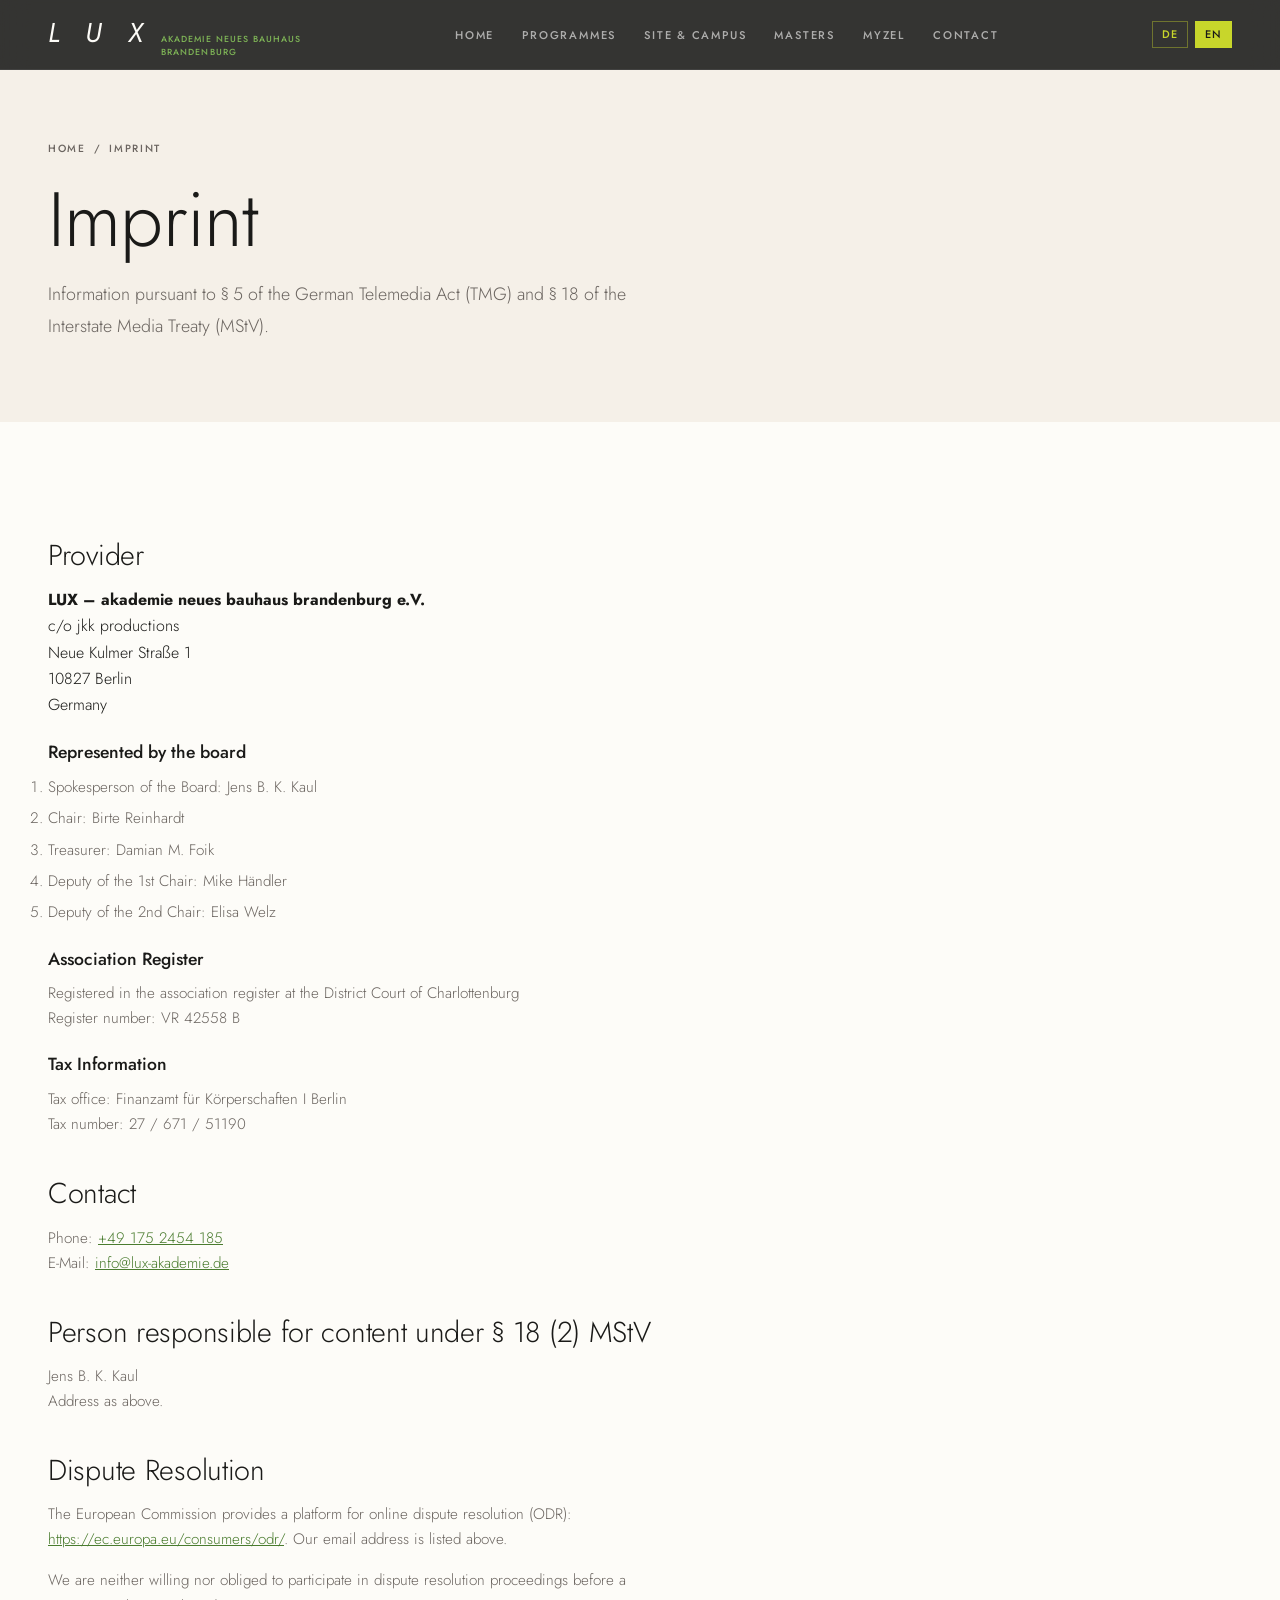
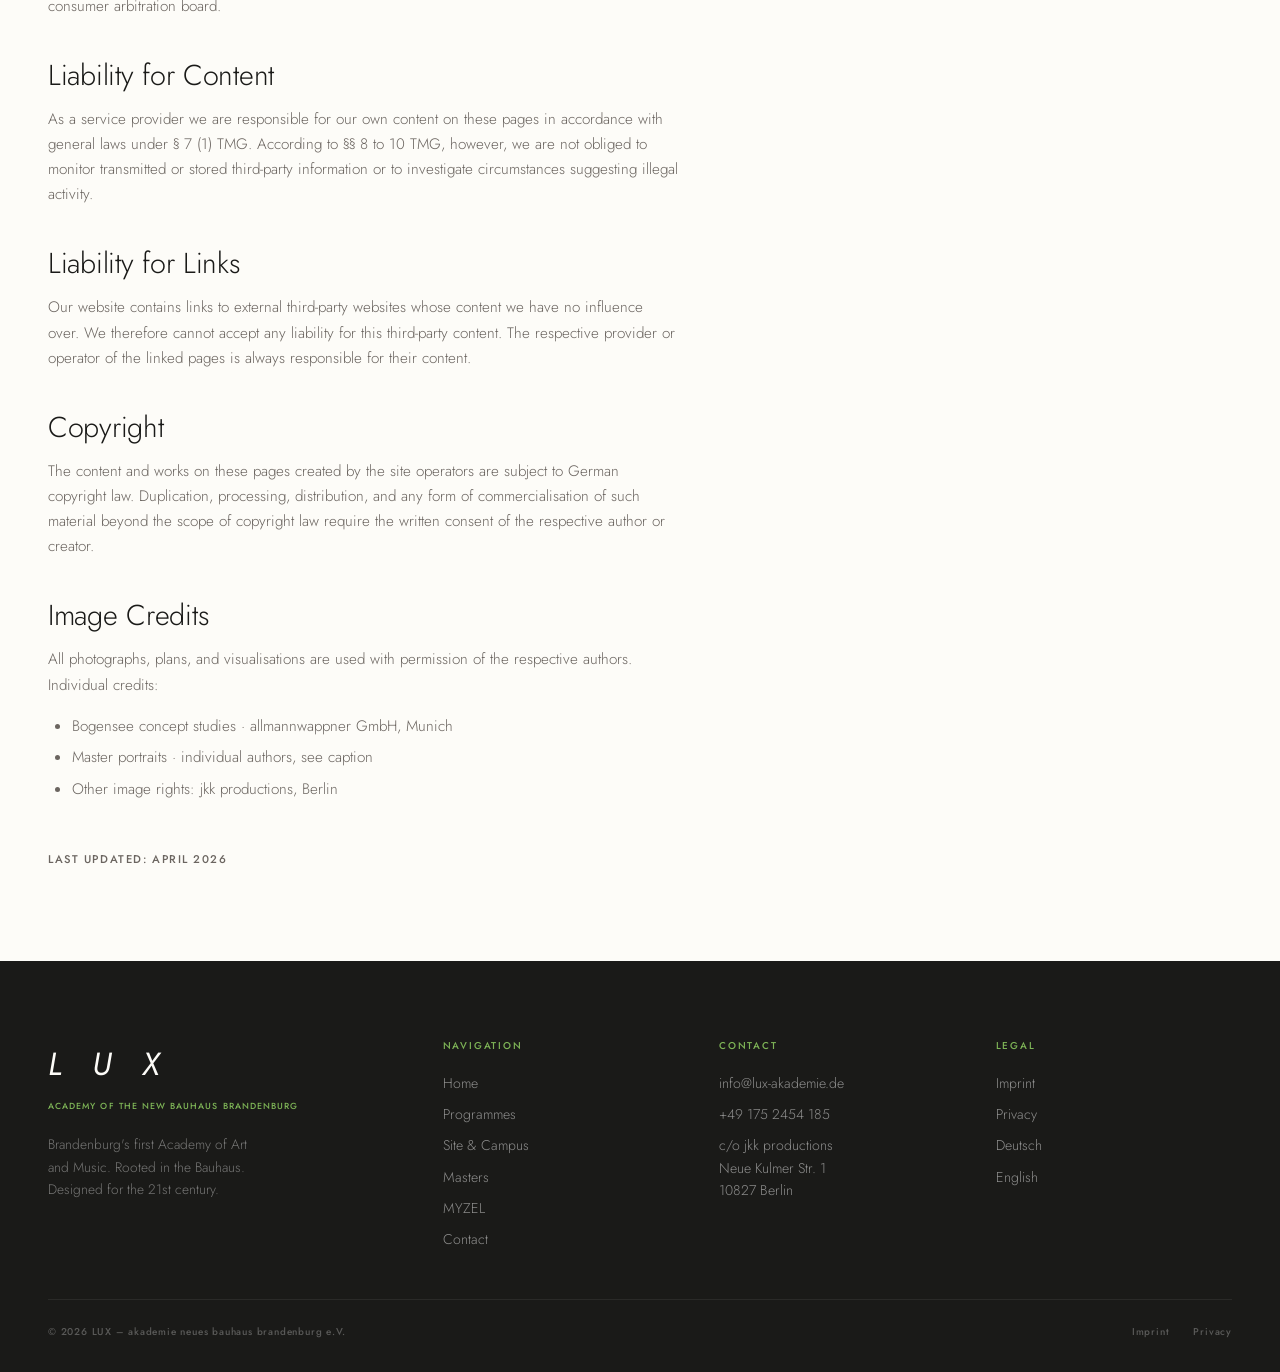
<file: impressum.html>
<!DOCTYPE html>
<html lang="de">
<head>
  <meta charset="UTF-8">
  <meta name="viewport" content="width=device-width, initial-scale=1.0">
  <title>Impressum · LUX – akademie neues bauhaus brandenburg</title>
  <meta name="description" content="Impressum der LUX – akademie neues bauhaus brandenburg e.V. nach § 5 TMG.">
  <meta name="robots" content="noindex, nofollow">
  <link rel="canonical" href="https://lux-akademie.de/impressum.html">

  <meta name="theme-color" content="#1A1A18">
  <link rel="icon" type="image/svg+xml" href="assets/img/favicon.svg">

  <link rel="preconnect" href="https://fonts.googleapis.com">
  <link rel="preconnect" href="https://fonts.gstatic.com" crossorigin>
  <link href="https://fonts.googleapis.com/css2?family=Jost:ital,wght@0,300;0,400;0,500;0,600;1,300;1,400&display=swap" rel="stylesheet">
  <link rel="stylesheet" href="assets/css/main.css">

  <style>
    .legal { padding: clamp(3rem, 6vw, 6rem) 0; }
    .legal h2 { margin: 2.5rem 0 1rem; font-size: clamp(1.4rem, 2.5vw, 1.8rem); }
    .legal h3 { margin: 1.5rem 0 0.75rem; font-size: 1.1rem; font-weight: 500; }
    .legal p, .legal address { margin-bottom: 1rem; font-style: normal; max-width: 70ch; }
    .legal ul { padding-left: 1.5rem; margin-bottom: 1rem; max-width: 70ch; }
    .legal li { margin-bottom: 0.4rem; font-size: 0.95rem; color: var(--grey); }
    .legal a { color: var(--green); text-decoration: underline; }
    .legal__note {
      background: var(--cream);
      border-left: 3px solid var(--yellow);
      padding: 1.25rem 1.5rem;
      margin: 2rem 0;
      font-size: 0.9rem;
      color: var(--charcoal);
      max-width: 70ch;
    }
    .legal__note strong { font-weight: 500; }
  </style>
</head>
<body data-page="impressum">

<nav class="nav" role="navigation" aria-label="Hauptnavigation">
  <a class="nav__logo" href="index.html" aria-label="LUX Startseite">
    <span class="nav__lux">L U X</span>
    <span class="nav__sub">akademie neues bauhaus<br>brandenburg</span>
  </a>
  <ul class="nav__links" role="list">
    <li><a href="index.html" data-nav="home"><span data-de>Start</span><span data-en>Home</span></a></li>
    <li><a href="programme.html" data-nav="programme"><span data-de>Programme</span><span data-en>Programmes</span></a></li>
    <li><a href="ort.html" data-nav="ort"><span data-de>Ort &amp; Campus</span><span data-en>Site &amp; Campus</span></a></li>
    <li><a href="meister.html" data-nav="meister"><span data-de>Meister</span><span data-en>Masters</span></a></li>
    <li><a href="myzel.html" data-nav="myzel">MYZEL</a></li>
    <li><a href="kontakt.html" data-nav="kontakt"><span data-de>Kontakt</span><span data-en>Contact</span></a></li>
  </ul>
  <div class="nav__lang">
    <a href="#" data-lang-btn="de" class="active">DE</a>
    <a href="#" data-lang-btn="en">EN</a>
  </div>
  <button class="nav__burger" aria-label="Menü öffnen"><span></span><span></span><span></span></button>
</nav>

<div class="mob-menu" role="dialog" aria-label="Mobile Menü">
  <button class="mob-close" aria-label="Menü schließen">✕</button>
  <a href="index.html"><span data-de>Start</span><span data-en>Home</span></a>
  <a href="programme.html"><span data-de>Programme</span><span data-en>Programmes</span></a>
  <a href="ort.html"><span data-de>Ort &amp; Campus</span><span data-en>Site &amp; Campus</span></a>
  <a href="meister.html"><span data-de>Meister</span><span data-en>Masters</span></a>
  <a href="myzel.html">MYZEL</a>
  <a href="kontakt.html"><span data-de>Kontakt</span><span data-en>Contact</span></a>
  <div class="mob-menu__lang">
    <a href="#" data-lang-btn="de">DE</a>
    <a href="#" data-lang-btn="en">EN</a>
  </div>
</div>

<header class="page-header page-header--cream">
  <div class="container">
    <p class="breadcrumb">
      <a href="index.html"><span data-de>Start</span><span data-en>Home</span></a>
      <span>/</span>
      <span data-de>Impressum</span><span data-en>Imprint</span>
    </p>
    <h1 data-de>Impressum</h1>
    <h1 data-en>Imprint</h1>
    <p class="page-lead" data-de>Angaben gemäß § 5 TMG sowie § 18 Medienstaatsvertrag (MStV).</p>
    <p class="page-lead" data-en>Information pursuant to § 5 of the German Telemedia Act (TMG) and § 18 of the Interstate Media Treaty (MStV).</p>
  </div>
</header>

<section class="legal">
  <div class="container">
    <!-- ── Anbieter ── -->
    <h2 data-de>Anbieter / Diensteanbieter</h2>
    <h2 data-en>Provider</h2>
    <address>
      <strong>LUX – akademie neues bauhaus brandenburg e.V.</strong><br>
      c/o jkk productions<br>
      Neue Kulmer Straße 1<br>
      10827 Berlin<br>
      <span data-de>Deutschland</span><span data-en>Germany</span>
    </address>

    <h3 data-de>Vertreten durch den Vorstand</h3>
    <h3 data-en>Represented by the board</h3>
    <ol data-de>
      <li>Sprecher des Vorstands: Jens B. K. Kaul</li>
      <li>Vorsitzende: Birte Reinhardt</li>
      <li>Schatzmeister: Damian M. Foik</li>
      <li>Stellvertreter des 1. Vorsitzenden: Mike Händler</li>
      <li>Stellvertreterin der 2. Vorsitzenden: Elisa Welz</li>
    </ol>
    <ol data-en>
      <li>Spokesperson of the Board: Jens B. K. Kaul</li>
      <li>Chair: Birte Reinhardt</li>
      <li>Treasurer: Damian M. Foik</li>
      <li>Deputy of the 1st Chair: Mike Händler</li>
      <li>Deputy of the 2nd Chair: Elisa Welz</li>
    </ol>

    <h3 data-de>Vereinsregister</h3>
    <h3 data-en>Association Register</h3>
    <p data-de>
      Eingetragen im Vereinsregister beim Amtsgericht Charlottenburg<br>
      Registernummer: VR 42558 B
    </p>
    <p data-en>
      Registered in the association register at the District Court of Charlottenburg<br>
      Register number: VR 42558 B
    </p>

    <h3 data-de>Steuerliche Angaben</h3>
    <h3 data-en>Tax Information</h3>
    <p data-de>
      Finanzamt: Finanzamt für Körperschaften I Berlin<br>
      Steuernummer: 27 / 671 / 51190
    </p>
    <p data-en>
      Tax office: Finanzamt für Körperschaften I Berlin<br>
      Tax number: 27 / 671 / 51190
    </p>

    <!-- ── Kontakt ── -->
    <h2 data-de>Kontakt</h2>
    <h2 data-en>Contact</h2>
    <p>
      <span data-de>Telefon</span><span data-en>Phone</span>: <a href="tel:+491752454185">+49 175 2454 185</a><br>
      E-Mail: <a href="mailto:info@lux-akademie.de">info@lux-akademie.de</a>
    </p>

    <!-- ── Verantwortlich nach MStV ── -->
    <h2 data-de>Inhaltlich verantwortlich gem. § 18 Abs. 2 MStV</h2>
    <h2 data-en>Person responsible for content under § 18 (2) MStV</h2>
    <p>
      Jens B. K. Kaul<br>
      <span data-de>Anschrift wie oben.</span>
      <span data-en>Address as above.</span>
    </p>

    <!-- ── EU Streitschlichtung ── -->
    <h2 data-de>Streitschlichtung</h2>
    <h2 data-en>Dispute Resolution</h2>
    <p data-de>Die Europäische Kommission stellt eine Plattform zur Online-Streitbeilegung (OS) bereit: <a href="https://ec.europa.eu/consumers/odr/" target="_blank" rel="noopener noreferrer">https://ec.europa.eu/consumers/odr/</a>. Unsere E-Mail-Adresse finden Sie oben im Impressum.</p>
    <p data-en>The European Commission provides a platform for online dispute resolution (ODR): <a href="https://ec.europa.eu/consumers/odr/" target="_blank" rel="noopener noreferrer">https://ec.europa.eu/consumers/odr/</a>. Our email address is listed above.</p>
    <p data-de>Wir sind nicht bereit oder verpflichtet, an Streitbeilegungsverfahren vor einer Verbraucherschlichtungsstelle teilzunehmen.</p>
    <p data-en>We are neither willing nor obliged to participate in dispute resolution proceedings before a consumer arbitration board.</p>

    <!-- ── Haftung Inhalte ── -->
    <h2 data-de>Haftung für Inhalte</h2>
    <h2 data-en>Liability for Content</h2>
    <p data-de>Als Diensteanbieter sind wir gemäß § 7 Abs. 1 TMG für eigene Inhalte auf diesen Seiten nach den allgemeinen Gesetzen verantwortlich. Nach §§ 8 bis 10 TMG sind wir als Diensteanbieter jedoch nicht verpflichtet, übermittelte oder gespeicherte fremde Informationen zu überwachen oder nach Umständen zu forschen, die auf eine rechtswidrige Tätigkeit hinweisen.</p>
    <p data-en>As a service provider we are responsible for our own content on these pages in accordance with general laws under § 7 (1) TMG. According to §§ 8 to 10 TMG, however, we are not obliged to monitor transmitted or stored third-party information or to investigate circumstances suggesting illegal activity.</p>

    <!-- ── Haftung Links ── -->
    <h2 data-de>Haftung für Links</h2>
    <h2 data-en>Liability for Links</h2>
    <p data-de>Unser Angebot enthält Links zu externen Websites Dritter, auf deren Inhalte wir keinen Einfluss haben. Deshalb können wir für diese fremden Inhalte auch keine Gewähr übernehmen. Für die Inhalte der verlinkten Seiten ist stets der jeweilige Anbieter oder Betreiber der Seiten verantwortlich.</p>
    <p data-en>Our website contains links to external third-party websites whose content we have no influence over. We therefore cannot accept any liability for this third-party content. The respective provider or operator of the linked pages is always responsible for their content.</p>

    <!-- ── Urheberrecht ── -->
    <h2 data-de>Urheberrecht</h2>
    <h2 data-en>Copyright</h2>
    <p data-de>Die durch die Seitenbetreiber erstellten Inhalte und Werke auf diesen Seiten unterliegen dem deutschen Urheberrecht. Die Vervielfältigung, Bearbeitung, Verbreitung und jede Art der Verwertung außerhalb der Grenzen des Urheberrechtes bedürfen der schriftlichen Zustimmung des jeweiligen Autors bzw. Erstellers.</p>
    <p data-en>The content and works on these pages created by the site operators are subject to German copyright law. Duplication, processing, distribution, and any form of commercialisation of such material beyond the scope of copyright law require the written consent of the respective author or creator.</p>

    <!-- ── Bildnachweise ── -->
    <h2 data-de>Bildnachweise</h2>
    <h2 data-en>Image Credits</h2>
    <p data-de>Sämtliche Fotografien, Pläne und Visualisierungen werden mit Genehmigung der jeweiligen Urheber:innen verwendet. Einzelnachweise:</p>
    <p data-en>All photographs, plans, and visualisations are used with permission of the respective authors. Individual credits:</p>
    <ul>
      <li><span data-de>Konzeptstudien Bogensee · allmannwappner GmbH, München</span><span data-en>Bogensee concept studies · allmannwappner GmbH, Munich</span></li>
      <li><span data-de>Portraits Meister:innen · individuelle Urheber:innen, siehe Bildunterschrift</span><span data-en>Master portraits · individual authors, see caption</span></li>
      <li><span data-de>Weitere Bildrechte: jkk productions, Berlin</span><span data-en>Other image rights: jkk productions, Berlin</span></li>
    </ul>

    <p style="margin-top:3rem;font-family:var(--ff-meta);font-weight:500;font-size:0.7rem;letter-spacing:0.14em;text-transform:uppercase;color:var(--grey)">
      <span data-de>Stand: April 2026</span>
      <span data-en>Last updated: April 2026</span>
    </p>
  </div>
</section>

<footer class="footer">
  <div class="container">
    <div class="footer__grid">
      <div class="footer__brand">
        <div class="footer__lux">L U X</div>
        <span class="footer__sub" data-de>akademie neues bauhaus brandenburg</span>
        <span class="footer__sub" data-en>academy of the new bauhaus brandenburg</span>
        <p data-de>Erste Kunst- und Musikhochschule Brandenburgs. Verwurzelt im Bauhaus. Entworfen für das 21. Jahrhundert.</p>
        <p data-en>Brandenburg's first Academy of Art and Music. Rooted in the Bauhaus. Designed for the 21st century.</p>
      </div>
      <div>
        <p class="footer__col-title" data-de>Navigation</p>
        <p class="footer__col-title" data-en>Navigation</p>
        <ul class="footer__links">
          <li><a href="index.html"><span data-de>Start</span><span data-en>Home</span></a></li>
          <li><a href="programme.html"><span data-de>Programme</span><span data-en>Programmes</span></a></li>
          <li><a href="ort.html"><span data-de>Ort &amp; Campus</span><span data-en>Site &amp; Campus</span></a></li>
          <li><a href="meister.html"><span data-de>Meister</span><span data-en>Masters</span></a></li>
          <li><a href="myzel.html">MYZEL</a></li>
          <li><a href="kontakt.html"><span data-de>Kontakt</span><span data-en>Contact</span></a></li>
        </ul>
      </div>
      <div>
        <p class="footer__col-title" data-de>Kontakt</p>
        <p class="footer__col-title" data-en>Contact</p>
        <ul class="footer__links">
          <li><a href="mailto:info@lux-akademie.de">info@lux-akademie.de</a></li>
          <li><a href="tel:+491752454185">+49 175 2454 185</a></li>
          <li>c/o jkk productions<br>Neue Kulmer Str. 1<br>10827 Berlin</li>
        </ul>
      </div>
      <div>
        <p class="footer__col-title" data-de>Rechtliches</p>
        <p class="footer__col-title" data-en>Legal</p>
        <ul class="footer__links">
          <li><a href="impressum.html"><span data-de>Impressum</span><span data-en>Imprint</span></a></li>
          <li><a href="datenschutz.html"><span data-de>Datenschutz</span><span data-en>Privacy</span></a></li>
          <li><a href="#" data-lang-btn="de">Deutsch</a></li>
          <li><a href="#" data-lang-btn="en">English</a></li>
        </ul>
      </div>
    </div>
    <div class="footer__bottom">
      <p class="footer__copy">© 2026 LUX – akademie neues bauhaus brandenburg e.V.</p>
      <div class="footer__legal">
        <a href="impressum.html"><span data-de>Impressum</span><span data-en>Imprint</span></a>
        <a href="datenschutz.html"><span data-de>Datenschutz</span><span data-en>Privacy</span></a>
      </div>
    </div>
  </div>
</footer>

<script src="assets/js/main.js"></script>
</body>
</html>
</file>
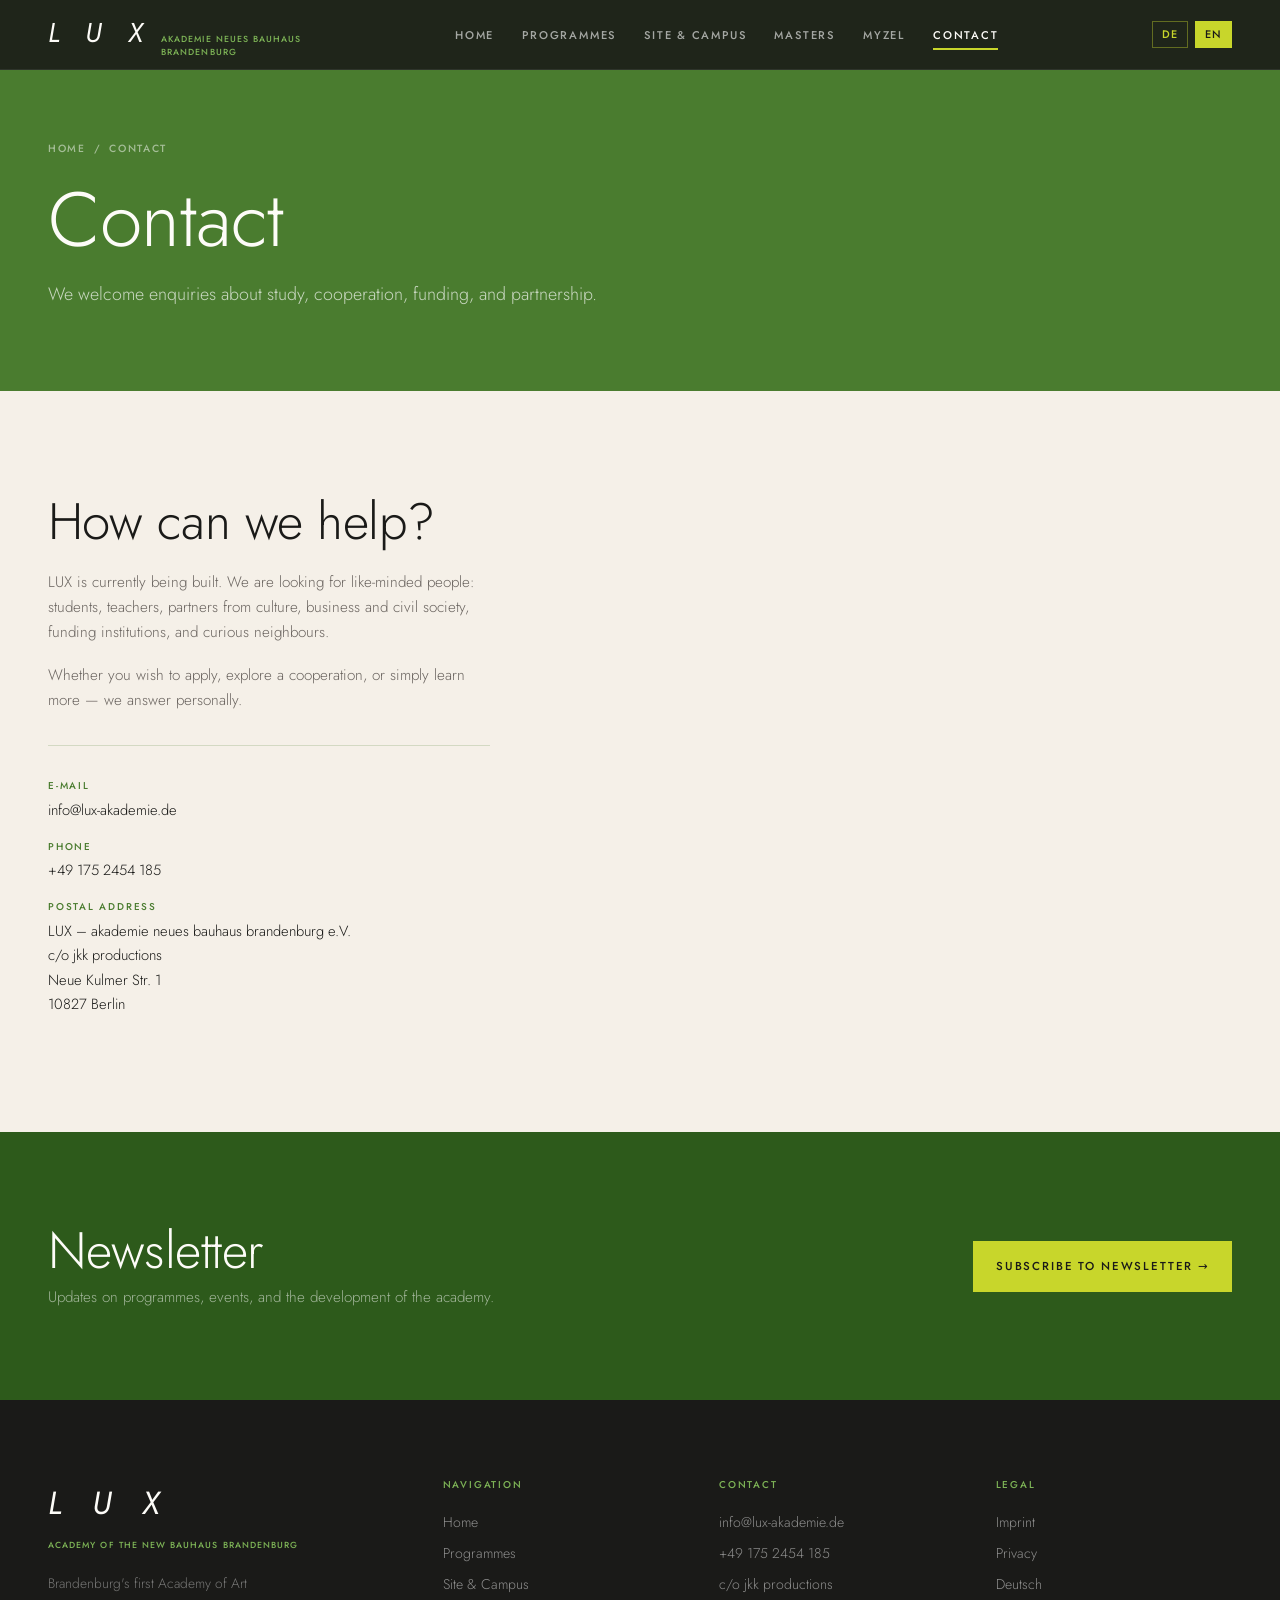
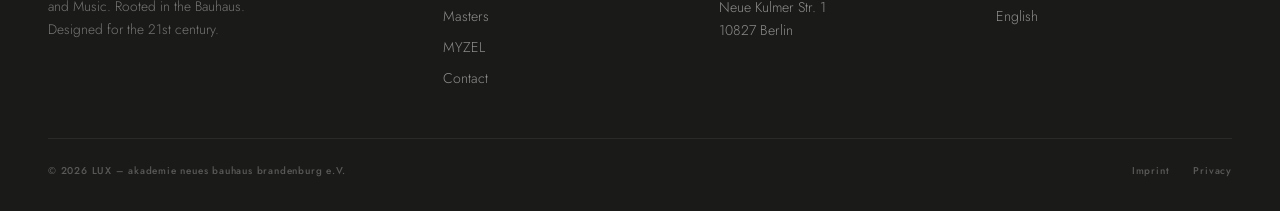
<file: kontakt.html>
<!DOCTYPE html>
<html lang="de">
<head>
  <meta charset="UTF-8">
  <meta name="viewport" content="width=device-width, initial-scale=1.0">
  <meta name="robots" content="noindex, nofollow">
  <title>Kontakt · LUX – akademie neues bauhaus brandenburg</title>
  <meta name="description" content="Kontakt zur LUX-Akademie. Anfragen zu Studium, Kooperationen, Förderung und Partnerschaften beantworten wir persönlich.">
  <link rel="canonical" href="https://lux-akademie.de/kontakt.html">

  <meta property="og:type" content="website">
  <meta property="og:title" content="Kontakt · LUX">
  <meta property="og:description" content="Schreiben Sie uns. LUX freut sich über Anfragen aus Kultur, Bildung und Zivilgesellschaft.">
  <meta property="og:url" content="https://lux-akademie.de/kontakt.html">
  <meta property="og:image" content="https://lux-akademie.de/assets/img/og.jpg">
  <meta name="twitter:card" content="summary_large_image">

  <meta name="theme-color" content="#4A7C2F">
  <link rel="icon" type="image/svg+xml" href="assets/img/favicon.svg">

  <link rel="preconnect" href="https://fonts.googleapis.com">
  <link rel="preconnect" href="https://fonts.gstatic.com" crossorigin>
  <link href="https://fonts.googleapis.com/css2?family=Jost:ital,wght@0,300;0,400;0,500;0,600;1,300;1,400&display=swap" rel="stylesheet">
  <link rel="stylesheet" href="assets/css/main.css">
</head>
<body data-page="kontakt">

<nav class="nav" role="navigation" aria-label="Hauptnavigation">
  <a class="nav__logo" href="index.html" aria-label="LUX Startseite">
    <span class="nav__lux">L U X</span>
    <span class="nav__sub">akademie neues bauhaus<br>brandenburg</span>
  </a>
  <ul class="nav__links" role="list">
    <li><a href="index.html" data-nav="home"><span data-de>Start</span><span data-en>Home</span></a></li>
    <li><a href="programme.html" data-nav="programme"><span data-de>Programme</span><span data-en>Programmes</span></a></li>
    <li><a href="ort.html" data-nav="ort"><span data-de>Ort &amp; Campus</span><span data-en>Site &amp; Campus</span></a></li>
    <li><a href="meister.html" data-nav="meister"><span data-de>Meister</span><span data-en>Masters</span></a></li>
    <li><a href="myzel.html" data-nav="myzel">MYZEL</a></li>
    <li><a href="kontakt.html" data-nav="kontakt"><span data-de>Kontakt</span><span data-en>Contact</span></a></li>
  </ul>
  <div class="nav__lang">
    <a href="#" data-lang-btn="de" class="active">DE</a>
    <a href="#" data-lang-btn="en">EN</a>
  </div>
  <button class="nav__burger" aria-label="Menü öffnen"><span></span><span></span><span></span></button>
</nav>

<div class="mob-menu" role="dialog" aria-label="Mobile Menü">
  <button class="mob-close" aria-label="Menü schließen">✕</button>
  <a href="index.html"><span data-de>Start</span><span data-en>Home</span></a>
  <a href="programme.html"><span data-de>Programme</span><span data-en>Programmes</span></a>
  <a href="ort.html"><span data-de>Ort &amp; Campus</span><span data-en>Site &amp; Campus</span></a>
  <a href="meister.html"><span data-de>Meister</span><span data-en>Masters</span></a>
  <a href="myzel.html">MYZEL</a>
  <a href="kontakt.html"><span data-de>Kontakt</span><span data-en>Contact</span></a>
  <div class="mob-menu__lang">
    <a href="#" data-lang-btn="de">DE</a>
    <a href="#" data-lang-btn="en">EN</a>
  </div>
</div>

<header class="page-header">
  <div class="container">
    <p class="breadcrumb">
      <a href="index.html"><span data-de>Start</span><span data-en>Home</span></a>
      <span>/</span>
      <span data-de>Kontakt</span><span data-en>Contact</span>
    </p>
    <h1 data-de>Kontakt</h1>
    <h1 data-en>Contact</h1>
    <p class="page-lead" data-de>Wir freuen uns über Anfragen zu Studium, Kooperationen, Förderung und Partnerschaften.</p>
    <p class="page-lead" data-en>We welcome enquiries about study, cooperation, funding, and partnership.</p>
  </div>
</header>

<section class="section section--cream">
  <div class="container">
    <div class="contact-grid reveal">
      <div class="contact-info">
        <h2 data-de>Wie können wir helfen?</h2>
        <h2 data-en>How can we help?</h2>
        <p data-de>LUX befindet sich im Aufbau. Wir suchen Gleichgesinnte: Studierende, Lehrende, Partner aus Kultur, Wirtschaft und Zivilgesellschaft, Förderinstitutionen und neugierige Nachbarn.</p>
        <p data-en>LUX is currently being built. We are looking for like-minded people: students, teachers, partners from culture, business and civil society, funding institutions, and curious neighbours.</p>
        <p data-de>Ob Sie eine Bewerbung einreichen möchten, eine Kooperation anstreben oder einfach mehr erfahren wollen – wir antworten persönlich.</p>
        <p data-en>Whether you wish to apply, explore a cooperation, or simply learn more — we answer personally.</p>

        <dl class="contact-detail">
          <dt>E-Mail</dt>
          <dd><a href="mailto:info@lux-akademie.de">info@lux-akademie.de</a></dd>
          <dt data-de>Telefon</dt>
          <dt data-en>Phone</dt>
          <dd><a href="tel:+491752454185">+49 175 2454 185</a></dd>
          <dt data-de>Postanschrift</dt>
          <dt data-en>Postal address</dt>
          <dd>LUX – akademie neues bauhaus brandenburg e.V.<br>c/o jkk productions<br>Neue Kulmer Str. 1<br>10827 Berlin</dd>
        </dl>
      </div>

    </div>
  </div>
</section>

<section class="newsletter">
  <div class="container">
    <div class="newsletter__inner">
      <div class="newsletter__text">
        <h2 data-de>Newsletter</h2>
        <h2 data-en>Newsletter</h2>
        <p data-de>Updates zu Programmen, Veranstaltungen und dem Aufbau der Akademie.</p>
        <p data-en>Updates on programmes, events, and the development of the academy.</p>
      </div>
      <a href="newsletter.html" class="newsletter__btn newsletter__cta">
        <span data-de>Newsletter abonnieren →</span>
        <span data-en>Subscribe to newsletter →</span>
      </a>
    </div>
  </div>
</section>

<footer class="footer">
  <div class="container">
    <div class="footer__grid">
      <div class="footer__brand">
        <div class="footer__lux">L U X</div>
        <span class="footer__sub" data-de>akademie neues bauhaus brandenburg</span>
        <span class="footer__sub" data-en>academy of the new bauhaus brandenburg</span>
        <p data-de>Erste Kunst- und Musikhochschule Brandenburgs. Verwurzelt im Bauhaus. Entworfen für das 21. Jahrhundert.</p>
        <p data-en>Brandenburg's first Academy of Art and Music. Rooted in the Bauhaus. Designed for the 21st century.</p>
      </div>
      <div>
        <p class="footer__col-title" data-de>Navigation</p>
        <p class="footer__col-title" data-en>Navigation</p>
        <ul class="footer__links">
          <li><a href="index.html"><span data-de>Start</span><span data-en>Home</span></a></li>
          <li><a href="programme.html"><span data-de>Programme</span><span data-en>Programmes</span></a></li>
          <li><a href="ort.html"><span data-de>Ort &amp; Campus</span><span data-en>Site &amp; Campus</span></a></li>
          <li><a href="meister.html"><span data-de>Meister</span><span data-en>Masters</span></a></li>
          <li><a href="myzel.html">MYZEL</a></li>
          <li><a href="kontakt.html"><span data-de>Kontakt</span><span data-en>Contact</span></a></li>
        </ul>
      </div>
      <div>
        <p class="footer__col-title" data-de>Kontakt</p>
        <p class="footer__col-title" data-en>Contact</p>
        <ul class="footer__links">
          <li><a href="mailto:info@lux-akademie.de">info@lux-akademie.de</a></li>
          <li><a href="tel:+491752454185">+49 175 2454 185</a></li>
          <li>c/o jkk productions<br>Neue Kulmer Str. 1<br>10827 Berlin</li>
        </ul>
      </div>
      <div>
        <p class="footer__col-title" data-de>Rechtliches</p>
        <p class="footer__col-title" data-en>Legal</p>
        <ul class="footer__links">
          <li><a href="impressum.html"><span data-de>Impressum</span><span data-en>Imprint</span></a></li>
          <li><a href="datenschutz.html"><span data-de>Datenschutz</span><span data-en>Privacy</span></a></li>
          <li><a href="#" data-lang-btn="de">Deutsch</a></li>
          <li><a href="#" data-lang-btn="en">English</a></li>
        </ul>
      </div>
    </div>
    <div class="footer__bottom">
      <p class="footer__copy">© 2026 LUX – akademie neues bauhaus brandenburg e.V.</p>
      <div class="footer__legal">
        <a href="impressum.html"><span data-de>Impressum</span><span data-en>Imprint</span></a>
        <a href="datenschutz.html"><span data-de>Datenschutz</span><span data-en>Privacy</span></a>
      </div>
    </div>
  </div>
</footer>

<script src="assets/js/main.js"></script>
</body>
</html>
</file>
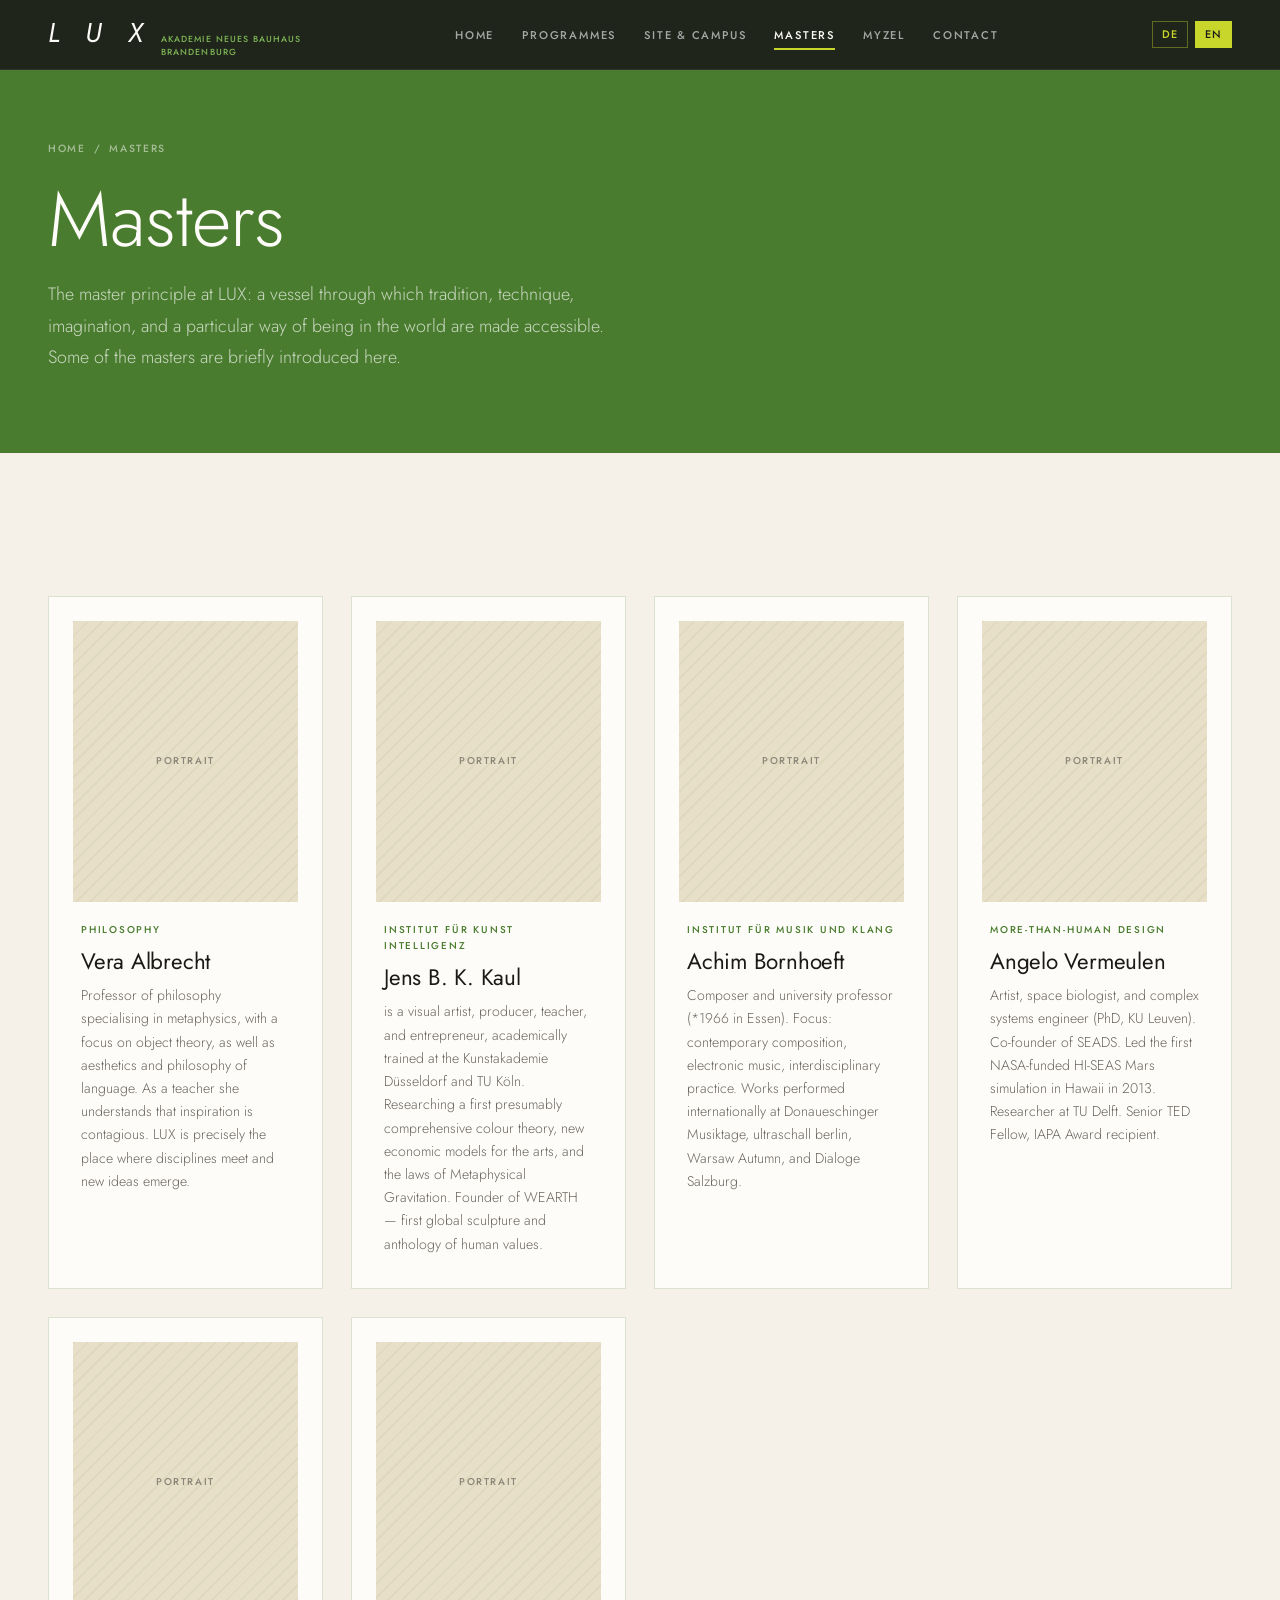
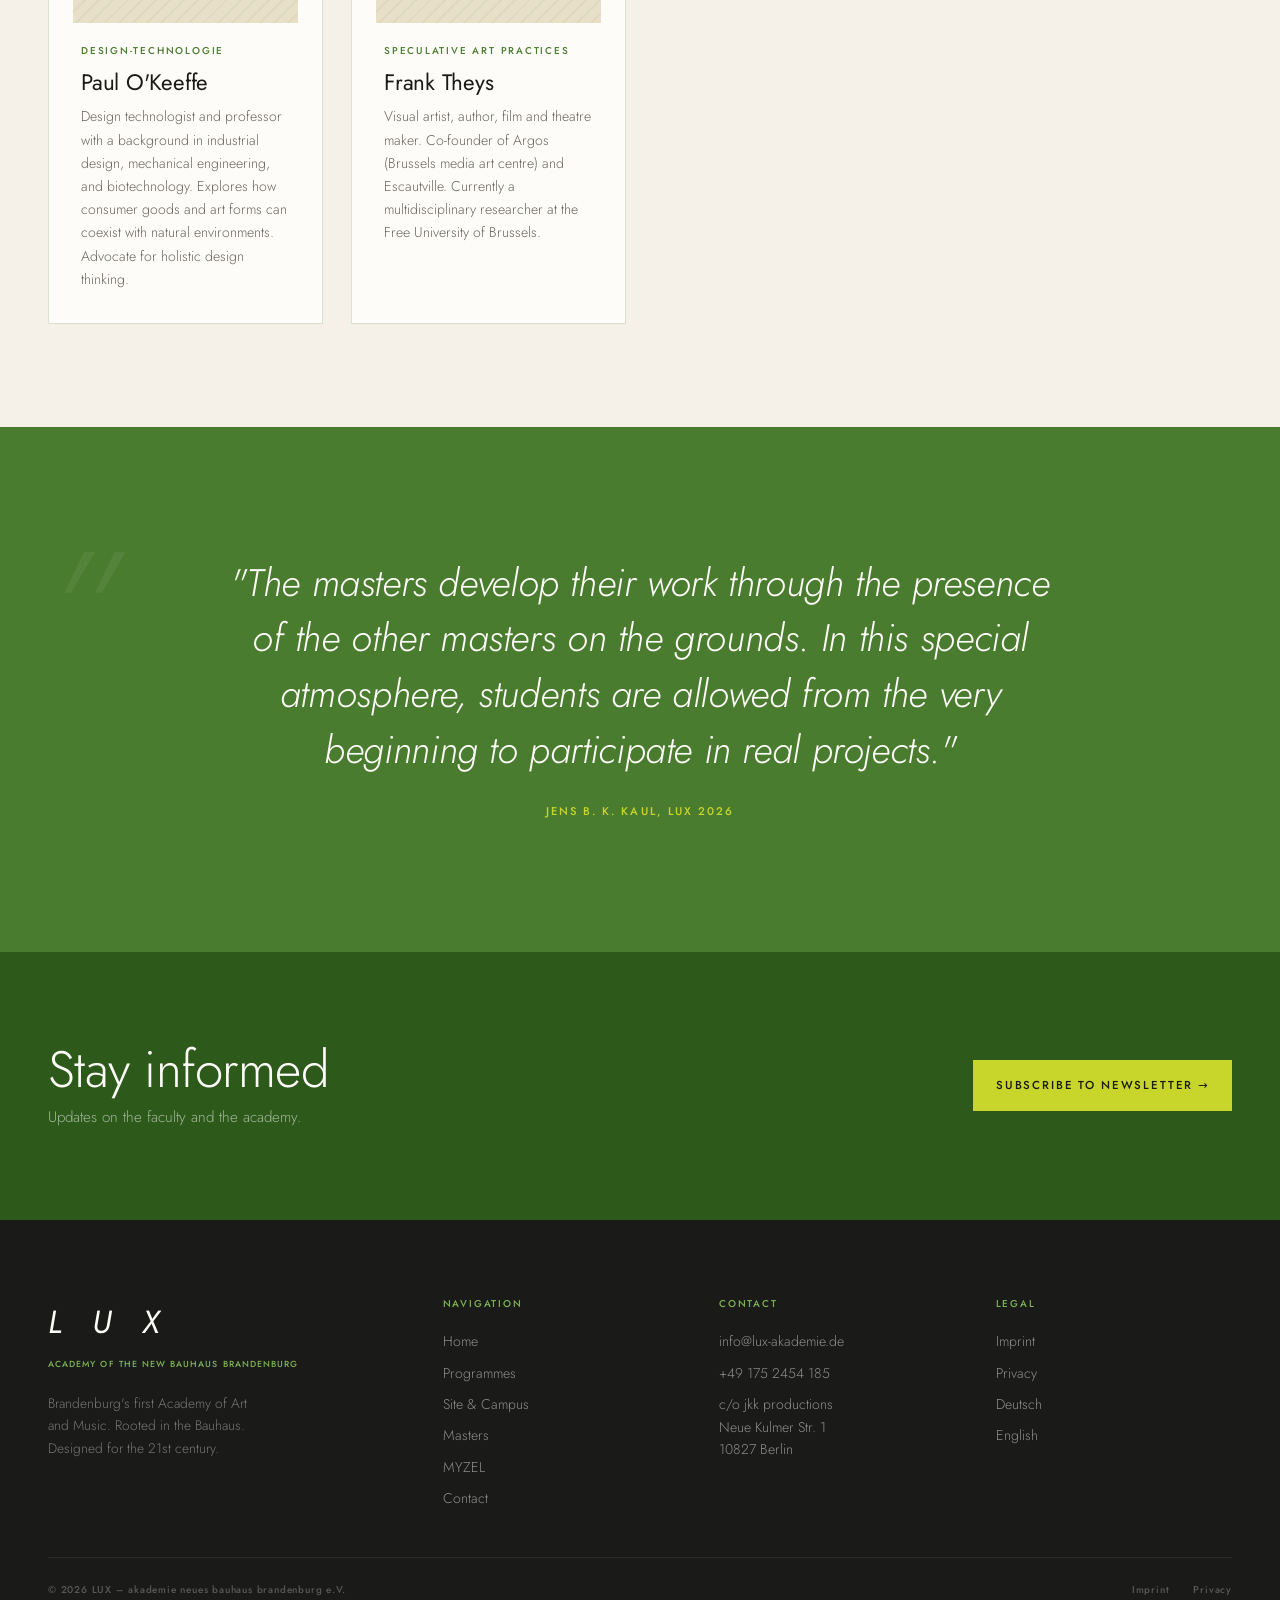
<file: meister.html>
<!DOCTYPE html>
<html lang="de">
<head>
  <meta charset="UTF-8">
  <meta name="viewport" content="width=device-width, initial-scale=1.0">
  <meta name="robots" content="noindex, nofollow">
  <title>Meister · LUX – akademie neues bauhaus brandenburg</title>
  <meta name="description" content="Das Meisterprinzip bei LUX. Künstlerinnen, Komponisten, Philosophinnen und Designer, die Studierende in gelebter Praxis begleiten.">
  <link rel="canonical" href="https://lux-akademie.de/meister.html">

  <meta property="og:type" content="website">
  <meta property="og:title" content="Meister · LUX">
  <meta property="og:description" content="Das Kollegium von LUX – Stimmen aus den Fächern.">
  <meta property="og:url" content="https://lux-akademie.de/meister.html">
  <meta property="og:image" content="https://lux-akademie.de/assets/img/og.jpg">
  <meta name="twitter:card" content="summary_large_image">

  <meta name="theme-color" content="#4A7C2F">
  <link rel="icon" type="image/svg+xml" href="assets/img/favicon.svg">

  <link rel="preconnect" href="https://fonts.googleapis.com">
  <link rel="preconnect" href="https://fonts.gstatic.com" crossorigin>
  <link href="https://fonts.googleapis.com/css2?family=Jost:ital,wght@0,300;0,400;0,500;0,600;1,300;1,400&display=swap" rel="stylesheet">
  <link rel="stylesheet" href="assets/css/main.css">
</head>
<body data-page="meister">

<nav class="nav" role="navigation" aria-label="Hauptnavigation">
  <a class="nav__logo" href="index.html" aria-label="LUX Startseite">
    <span class="nav__lux">L U X</span>
    <span class="nav__sub">akademie neues bauhaus<br>brandenburg</span>
  </a>
  <ul class="nav__links" role="list">
    <li><a href="index.html" data-nav="home"><span data-de>Start</span><span data-en>Home</span></a></li>
    <li><a href="programme.html" data-nav="programme"><span data-de>Programme</span><span data-en>Programmes</span></a></li>
    <li><a href="ort.html" data-nav="ort"><span data-de>Ort &amp; Campus</span><span data-en>Site &amp; Campus</span></a></li>
    <li><a href="meister.html" data-nav="meister"><span data-de>Meister</span><span data-en>Masters</span></a></li>
    <li><a href="myzel.html" data-nav="myzel">MYZEL</a></li>
    <li><a href="kontakt.html" data-nav="kontakt"><span data-de>Kontakt</span><span data-en>Contact</span></a></li>
  </ul>
  <div class="nav__lang">
    <a href="#" data-lang-btn="de" class="active">DE</a>
    <a href="#" data-lang-btn="en">EN</a>
  </div>
  <button class="nav__burger" aria-label="Menü öffnen"><span></span><span></span><span></span></button>
</nav>

<div class="mob-menu" role="dialog" aria-label="Mobile Menü">
  <button class="mob-close" aria-label="Menü schließen">✕</button>
  <a href="index.html"><span data-de>Start</span><span data-en>Home</span></a>
  <a href="programme.html"><span data-de>Programme</span><span data-en>Programmes</span></a>
  <a href="ort.html"><span data-de>Ort &amp; Campus</span><span data-en>Site &amp; Campus</span></a>
  <a href="meister.html"><span data-de>Meister</span><span data-en>Masters</span></a>
  <a href="myzel.html">MYZEL</a>
  <a href="kontakt.html"><span data-de>Kontakt</span><span data-en>Contact</span></a>
  <div class="mob-menu__lang">
    <a href="#" data-lang-btn="de">DE</a>
    <a href="#" data-lang-btn="en">EN</a>
  </div>
</div>

<header class="page-header">
  <div class="container">
    <p class="breadcrumb">
      <a href="index.html"><span data-de>Start</span><span data-en>Home</span></a>
      <span>/</span>
      <span data-de>Meister</span><span data-en>Masters</span>
    </p>
    <h1 data-de>Meisterinnen &amp; Meister</h1>
    <h1 data-en>Masters</h1>
    <p class="page-lead" data-de>Das Meisterprinzip bei LUX: Ein Gefäß, in dem Tradition, Technik, Imagination und eine bestimmte Weise des In-der-Welt-Seins zugänglich gemacht werden. Einige Meisterinnen sollen hier kurz vorgestellt werden.</p>
    <p class="page-lead" data-en>The master principle at LUX: a vessel through which tradition, technique, imagination, and a particular way of being in the world are made accessible. Some of the masters are briefly introduced here.</p>
  </div>
</header>

<section class="section section--cream">
  <div class="container">
    <div class="people-grid">
      <article class="person-card">
        <div class="person-card__portrait" aria-hidden="true">Portrait</div>
        <p class="person-card__field"><span data-de>Philosophie</span><span data-en>Philosophy</span></p>
        <h3 class="person-card__name">Vera Albrecht</h3>
        <p class="person-card__bio" data-de>Philosophieprofessorin mit Spezialisierung auf Metaphysik, mit Schwerpunkt Gegenstandstheorie, sowie Ästhetik und Sprachphilosophie. Als Lehrende versteht sie, dass Inspiration ansteckend ist. Genau dafür bietet LUX einen Ort, wo Disziplinen aufeinandertreffen und neue Ideen entstehen.</p>
        <p class="person-card__bio" data-en>Professor of philosophy specialising in metaphysics, with a focus on object theory, as well as aesthetics and philosophy of language. As a teacher she understands that inspiration is contagious. LUX is precisely the place where disciplines meet and new ideas emerge.</p>
      </article>
      <article class="person-card">
        <div class="person-card__portrait" aria-hidden="true">Portrait</div>
        <p class="person-card__field">Institut für Kunst Intelligenz</p>
        <h3 class="person-card__name">Jens B. K. Kaul</h3>
        <p class="person-card__bio" data-de>ist Bildender Künstler, Produzent, Lehrer und Unternehmer, akademisch ausgebildet an der Kunstakademie Düsseldorf und der TU Köln. Forscht an einer ersten vermutlich vollständigen Farbenlehre, neuen ökonomischen Modellen für die Künste sowie an den Gesetzmäßigkeiten Metaphysischer Gravitation. Gründer von WEARTH – erste globale Skulptur und Anthologie menschlicher Werte.</p>
        <p class="person-card__bio" data-en>is a visual artist, producer, teacher, and entrepreneur, academically trained at the Kunstakademie Düsseldorf and TU Köln. Researching a first presumably comprehensive colour theory, new economic models for the arts, and the laws of Metaphysical Gravitation. Founder of WEARTH — first global sculpture and anthology of human values.</p>
      </article>
      <article class="person-card">
        <div class="person-card__portrait" aria-hidden="true">Portrait</div>
        <p class="person-card__field">Institut für Musik und Klang</p>
        <h3 class="person-card__name">Achim Bornhoeft</h3>
        <p class="person-card__bio" data-de>Komponist und Universitätsprofessor (*1966 in Essen). Schwerpunkte: zeitgenössische Komposition, elektronische Musik, interdisziplinäre Arbeitsweisen. Werke international aufgeführt bei Donaueschinger Musiktagen, ultraschall berlin, Warschauer Herbst und Dialoge Salzburg.</p>
        <p class="person-card__bio" data-en>Composer and university professor (*1966 in Essen). Focus: contemporary composition, electronic music, interdisciplinary practice. Works performed internationally at Donaueschinger Musiktage, ultraschall berlin, Warsaw Autumn, and Dialoge Salzburg.</p>
      </article>
      <article class="person-card">
        <div class="person-card__portrait" aria-hidden="true">Portrait</div>
        <p class="person-card__field"><span data-de>Mehr als menschliches Design</span><span data-en>More-than-Human Design</span></p>
        <h3 class="person-card__name">Angelo Vermeulen</h3>
        <p class="person-card__bio" data-de>Künstler, Weltraumbiologe und Ingenieur für komplexe Systeme (Dr., KU Leuven). Mitbegründer von SEADS. Leitete 2013 die erste NASA-finanzierte HI-SEAS-Mars-Simulation in Hawaii. Forscher an der TU Delft. Senior TED Fellow, IAPA-Preisträger.</p>
        <p class="person-card__bio" data-en>Artist, space biologist, and complex systems engineer (PhD, KU Leuven). Co-founder of SEADS. Led the first NASA-funded HI-SEAS Mars simulation in Hawaii in 2013. Researcher at TU Delft. Senior TED Fellow, IAPA Award recipient.</p>
      </article>
      <article class="person-card">
        <div class="person-card__portrait" aria-hidden="true">Portrait</div>
        <p class="person-card__field">Design-Technologie</p>
        <h3 class="person-card__name">Paul O'Keeffe</h3>
        <p class="person-card__bio" data-de>Designtechnologe und Professor mit Hintergrund in Industriedesign, Maschinenbau und Biotechnologie. Erforscht, wie Konsumgüter und Kunstformen mit natürlichen Umgebungen koexistieren können. Verfechter eines ganzheitlichen Design-Thinking-Ansatzes.</p>
        <p class="person-card__bio" data-en>Design technologist and professor with a background in industrial design, mechanical engineering, and biotechnology. Explores how consumer goods and art forms can coexist with natural environments. Advocate for holistic design thinking.</p>
      </article>
      <article class="person-card">
        <div class="person-card__portrait" aria-hidden="true">Portrait</div>
        <p class="person-card__field"><span data-de>Spekulative Kunstpraktiken</span><span data-en>Speculative Art Practices</span></p>
        <h3 class="person-card__name">Frank Theys</h3>
        <p class="person-card__bio" data-de>Bildender Künstler, Autor, Film- und Theatermacher. Mitbegründer von Argos (Medienkunstzentrum Brüssel) und Escautville. Derzeit multidisziplinärer Forscher an der Freien Universität Brüssel.</p>
        <p class="person-card__bio" data-en>Visual artist, author, film and theatre maker. Co-founder of Argos (Brussels media art centre) and Escautville. Currently a multidisciplinary researcher at the Free University of Brussels.</p>
      </article>
    </div>
  </div>
</section>

<section class="section--green">
  <div class="quote">
    <span class="quote__mark" aria-hidden="true">„</span>
    <blockquote data-de>„Die Meister entwickeln sich in ihrem Werk durch die Präsenz der anderen Meister auf dem Gelände weiter. In dieser besonderen Atmosphäre dürfen die Studierenden von Anfang an bei realen Projekten mitwirken."</blockquote>
    <blockquote data-en>"The masters develop their work through the presence of the other masters on the grounds. In this special atmosphere, students are allowed from the very beginning to participate in real projects."</blockquote>
    <cite>Jens B. K. Kaul, LUX 2026</cite>
  </div>
</section>

<section class="newsletter">
  <div class="container">
    <div class="newsletter__inner">
      <div class="newsletter__text">
        <h2 data-de>Auf dem Laufenden bleiben</h2>
        <h2 data-en>Stay informed</h2>
        <p data-de>Updates zum Kollegium und zur Akademie.</p>
        <p data-en>Updates on the faculty and the academy.</p>
      </div>
      <a href="newsletter.html" class="newsletter__btn newsletter__cta">
        <span data-de>Newsletter abonnieren →</span>
        <span data-en>Subscribe to newsletter →</span>
      </a>
    </div>
  </div>
</section>

<footer class="footer">
  <div class="container">
    <div class="footer__grid">
      <div class="footer__brand">
        <div class="footer__lux">L U X</div>
        <span class="footer__sub" data-de>akademie neues bauhaus brandenburg</span>
        <span class="footer__sub" data-en>academy of the new bauhaus brandenburg</span>
        <p data-de>Erste Kunst- und Musikhochschule Brandenburgs. Verwurzelt im Bauhaus. Entworfen für das 21. Jahrhundert.</p>
        <p data-en>Brandenburg's first Academy of Art and Music. Rooted in the Bauhaus. Designed for the 21st century.</p>
      </div>
      <div>
        <p class="footer__col-title" data-de>Navigation</p>
        <p class="footer__col-title" data-en>Navigation</p>
        <ul class="footer__links">
          <li><a href="index.html"><span data-de>Start</span><span data-en>Home</span></a></li>
          <li><a href="programme.html"><span data-de>Programme</span><span data-en>Programmes</span></a></li>
          <li><a href="ort.html"><span data-de>Ort &amp; Campus</span><span data-en>Site &amp; Campus</span></a></li>
          <li><a href="meister.html"><span data-de>Meister</span><span data-en>Masters</span></a></li>
          <li><a href="myzel.html">MYZEL</a></li>
          <li><a href="kontakt.html"><span data-de>Kontakt</span><span data-en>Contact</span></a></li>
        </ul>
      </div>
      <div>
        <p class="footer__col-title" data-de>Kontakt</p>
        <p class="footer__col-title" data-en>Contact</p>
        <ul class="footer__links">
          <li><a href="mailto:info@lux-akademie.de">info@lux-akademie.de</a></li>
          <li><a href="tel:+491752454185">+49 175 2454 185</a></li>
          <li>c/o jkk productions<br>Neue Kulmer Str. 1<br>10827 Berlin</li>
        </ul>
      </div>
      <div>
        <p class="footer__col-title" data-de>Rechtliches</p>
        <p class="footer__col-title" data-en>Legal</p>
        <ul class="footer__links">
          <li><a href="impressum.html"><span data-de>Impressum</span><span data-en>Imprint</span></a></li>
          <li><a href="datenschutz.html"><span data-de>Datenschutz</span><span data-en>Privacy</span></a></li>
          <li><a href="#" data-lang-btn="de">Deutsch</a></li>
          <li><a href="#" data-lang-btn="en">English</a></li>
        </ul>
      </div>
    </div>
    <div class="footer__bottom">
      <p class="footer__copy">© 2026 LUX – akademie neues bauhaus brandenburg e.V.</p>
      <div class="footer__legal">
        <a href="impressum.html"><span data-de>Impressum</span><span data-en>Imprint</span></a>
        <a href="datenschutz.html"><span data-de>Datenschutz</span><span data-en>Privacy</span></a>
      </div>
    </div>
  </div>
</footer>

<script src="assets/js/main.js"></script>
</body>
</html>
</file>
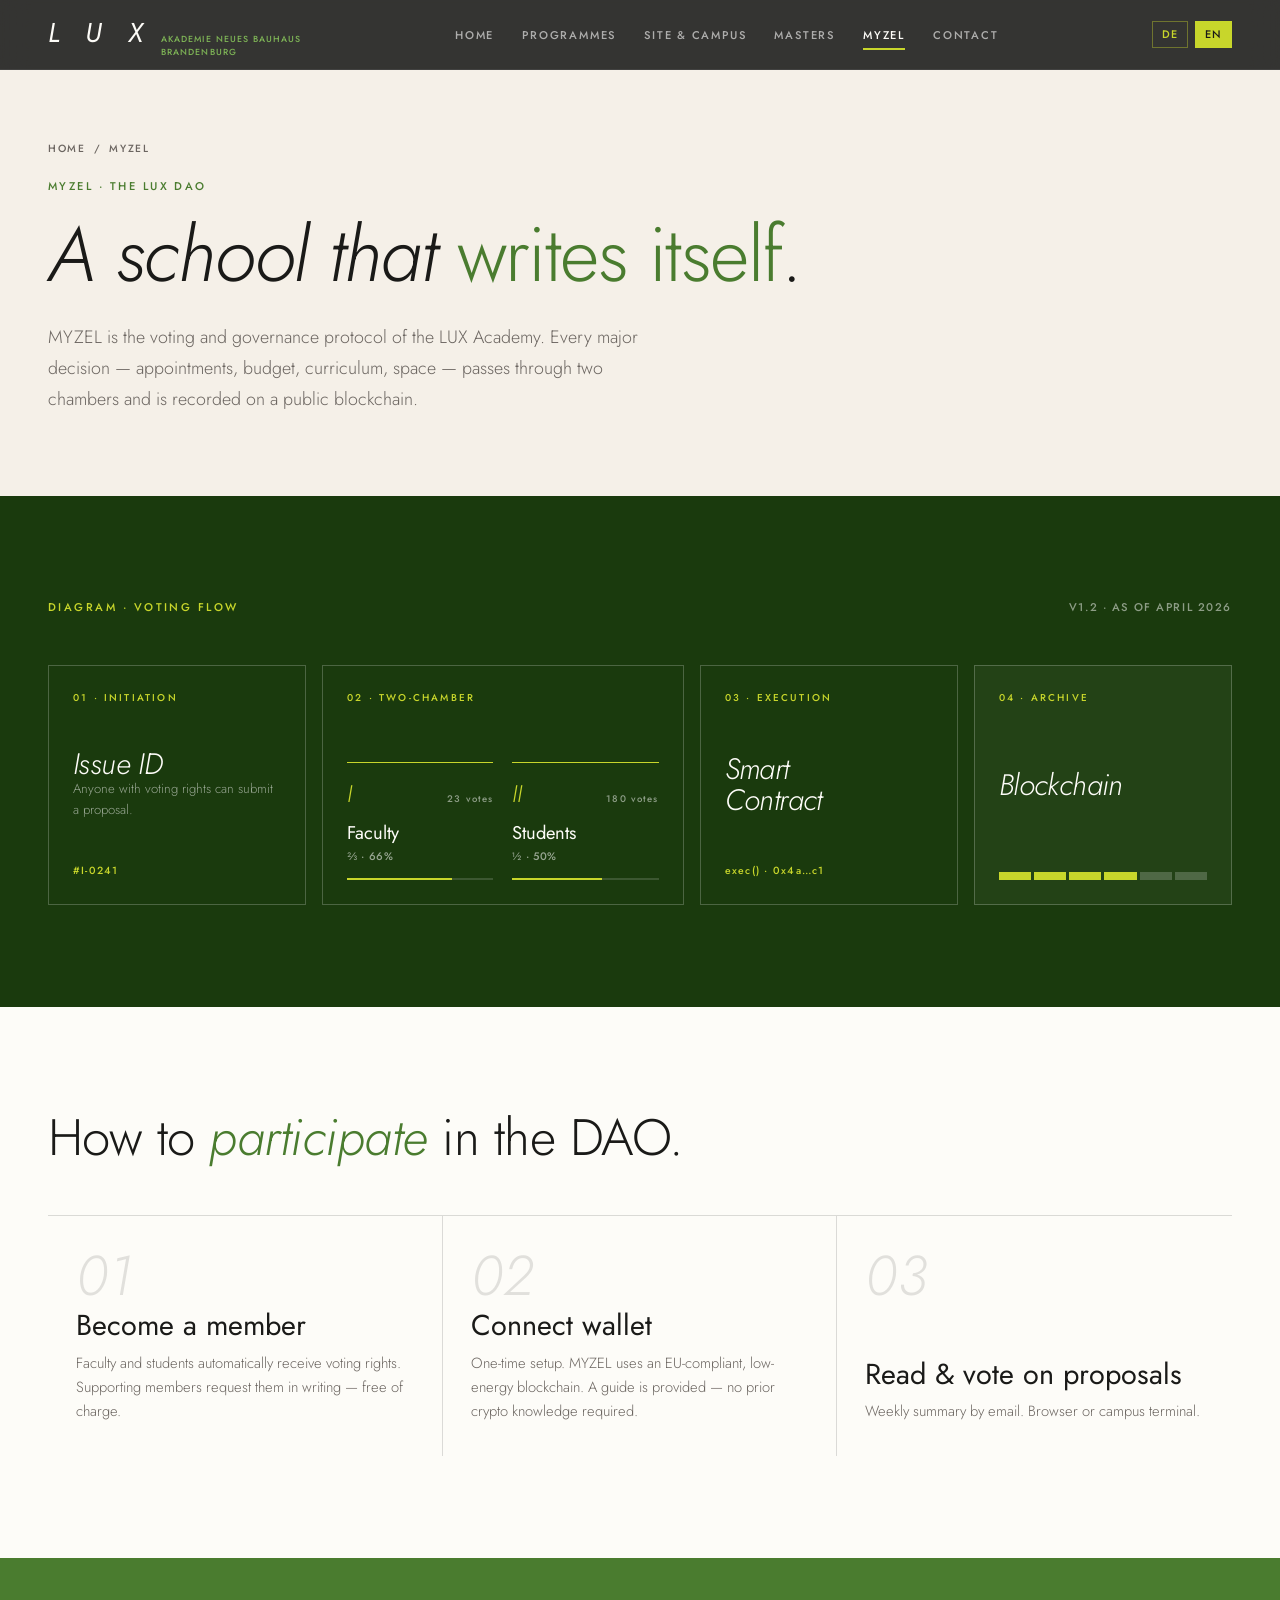
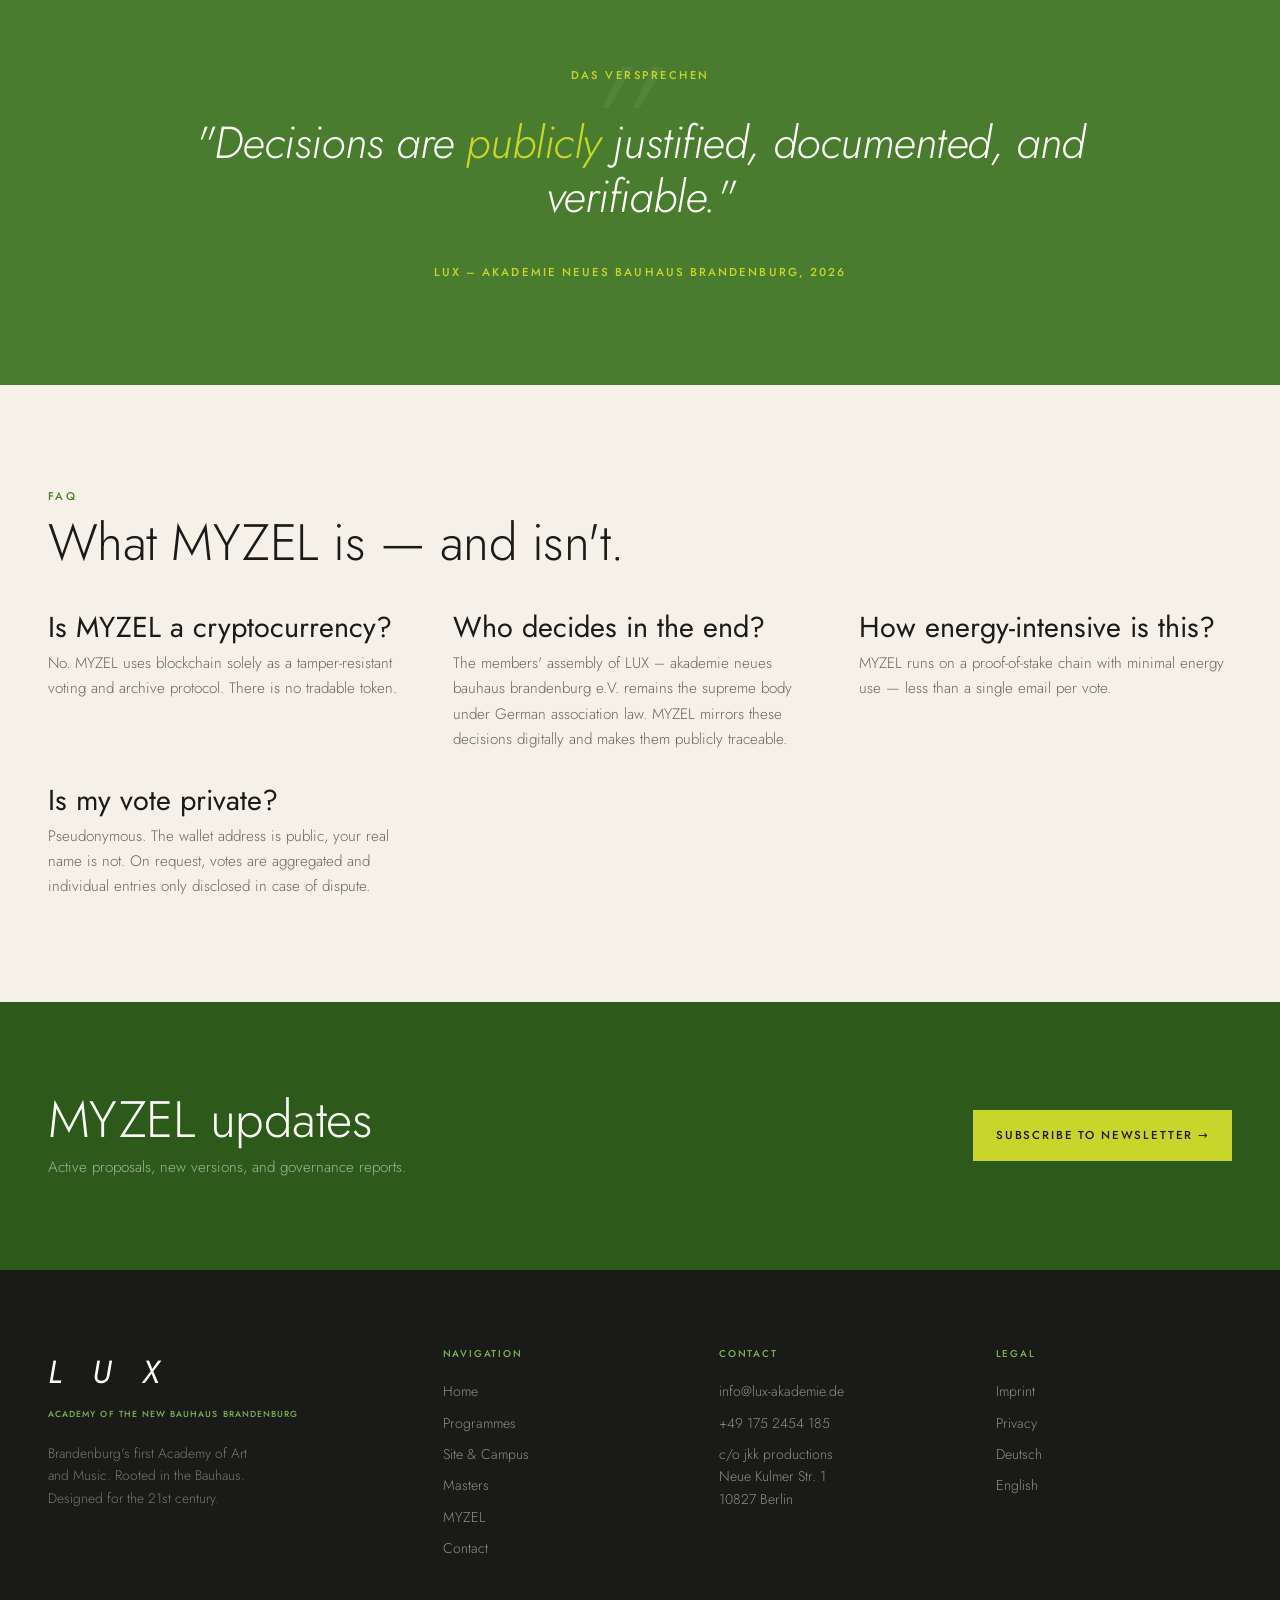
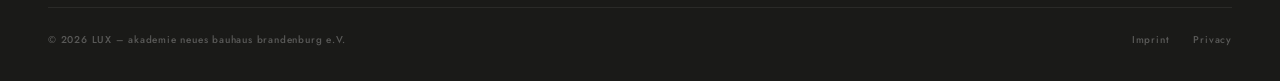
<file: myzel.html>
<!DOCTYPE html>
<html lang="de">
<head>
  <meta charset="UTF-8">
  <meta name="viewport" content="width=device-width, initial-scale=1.0">
  <meta name="robots" content="noindex, nofollow">
  <title>MYZEL · LUX – akademie neues bauhaus brandenburg</title>
  <meta name="description" content="MYZEL ist das DAO-Governance-Protokoll der LUX-Akademie. Zwei-Kammer-Abstimmungen, Smart-Contract-Ausführung und transparente Archivierung auf öffentlicher Blockchain.">
  <link rel="canonical" href="https://lux-akademie.de/myzel.html">

  <meta property="og:type" content="website">
  <meta property="og:title" content="MYZEL · Das LUX-DAO">
  <meta property="og:description" content="Eine Schule, die sich selbst schreibt. MYZEL ist das Governance-Protokoll der LUX-Akademie.">
  <meta property="og:url" content="https://lux-akademie.de/myzel.html">
  <meta property="og:image" content="https://lux-akademie.de/assets/img/og.jpg">
  <meta name="twitter:card" content="summary_large_image">

  <meta name="theme-color" content="#1A3A0D">
  <link rel="icon" type="image/svg+xml" href="assets/img/favicon.svg">

  <link rel="preconnect" href="https://fonts.googleapis.com">
  <link rel="preconnect" href="https://fonts.gstatic.com" crossorigin>
  <link href="https://fonts.googleapis.com/css2?family=Jost:ital,wght@0,300;0,400;0,500;0,600;1,300;1,400&display=swap" rel="stylesheet">
  <link rel="stylesheet" href="assets/css/main.css">
</head>
<body data-page="myzel">

<nav class="nav" role="navigation" aria-label="Hauptnavigation">
  <a class="nav__logo" href="index.html" aria-label="LUX Startseite">
    <span class="nav__lux">L U X</span>
    <span class="nav__sub">akademie neues bauhaus<br>brandenburg</span>
  </a>
  <ul class="nav__links" role="list">
    <li><a href="index.html" data-nav="home"><span data-de>Start</span><span data-en>Home</span></a></li>
    <li><a href="programme.html" data-nav="programme"><span data-de>Programme</span><span data-en>Programmes</span></a></li>
    <li><a href="ort.html" data-nav="ort"><span data-de>Ort &amp; Campus</span><span data-en>Site &amp; Campus</span></a></li>
    <li><a href="meister.html" data-nav="meister"><span data-de>Meister</span><span data-en>Masters</span></a></li>
    <li><a href="myzel.html" data-nav="myzel">MYZEL</a></li>
    <li><a href="kontakt.html" data-nav="kontakt"><span data-de>Kontakt</span><span data-en>Contact</span></a></li>
  </ul>
  <div class="nav__lang">
    <a href="#" data-lang-btn="de" class="active">DE</a>
    <a href="#" data-lang-btn="en">EN</a>
  </div>
  <button class="nav__burger" aria-label="Menü öffnen"><span></span><span></span><span></span></button>
</nav>

<div class="mob-menu" role="dialog" aria-label="Mobile Menü">
  <button class="mob-close" aria-label="Menü schließen">✕</button>
  <a href="index.html"><span data-de>Start</span><span data-en>Home</span></a>
  <a href="programme.html"><span data-de>Programme</span><span data-en>Programmes</span></a>
  <a href="ort.html"><span data-de>Ort &amp; Campus</span><span data-en>Site &amp; Campus</span></a>
  <a href="meister.html"><span data-de>Meister</span><span data-en>Masters</span></a>
  <a href="myzel.html">MYZEL</a>
  <a href="kontakt.html"><span data-de>Kontakt</span><span data-en>Contact</span></a>
  <div class="mob-menu__lang">
    <a href="#" data-lang-btn="de">DE</a>
    <a href="#" data-lang-btn="en">EN</a>
  </div>
</div>

<header class="page-header page-header--cream">
  <div class="container">
    <p class="breadcrumb">
      <a href="index.html"><span data-de>Start</span><span data-en>Home</span></a>
      <span>/</span>
      <span>MYZEL</span>
    </p>
    <p class="label" style="margin-bottom:1rem">MYZEL · <span data-de>Das LUX-DAO</span><span data-en>The LUX DAO</span></p>
    <h1 style="font-style:italic;letter-spacing:-0.02em" data-de>Eine Schule, die sich <em style="color:var(--green);font-style:normal">selbst schreibt</em>.</h1>
    <h1 style="font-style:italic;letter-spacing:-0.02em" data-en>A school that <em style="color:var(--green);font-style:normal">writes itself</em>.</h1>
    <p class="page-lead" style="margin-top:1.5rem;max-width:60ch" data-de>MYZEL ist das Abstimmungs- und Governance-Protokoll der LUX-Akademie. Jede größere Entscheidung – Berufungen, Budget, Curriculum, Raum – durchläuft zwei Kammern und wird auf einer öffentlichen Blockchain festgehalten.</p>
    <p class="page-lead" style="margin-top:1.5rem;max-width:60ch" data-en>MYZEL is the voting and governance protocol of the LUX Academy. Every major decision — appointments, budget, curriculum, space — passes through two chambers and is recorded on a public blockchain.</p>
  </div>
</header>

<section class="section section--darker">
  <div class="container">
    <div style="display:flex;justify-content:space-between;align-items:baseline;flex-wrap:wrap;gap:1rem">
      <p class="label" style="color:var(--yellow)" data-de>Diagramm · Abstimmungsfluss</p>
      <p class="label" style="color:var(--yellow)" data-en>Diagram · Voting flow</p>
      <span style="font-family:var(--ff-meta);font-weight:500;font-size:0.7rem;letter-spacing:0.14em;color:rgba(255,255,255,0.5);text-transform:uppercase">v1.2 · <span data-de>Stand April 2026</span><span data-en>as of April 2026</span></span>
    </div>

    <div class="dao-grid">
      <!-- 01 INITIIERUNG -->
      <div class="dao-card">
        <span class="dao-card__step">01 · <span data-de>Initiierung</span><span data-en>Initiation</span></span>
        <div>
          <div class="dao-card__title"><span data-de>Issue ID</span><span data-en>Issue ID</span></div>
          <p class="dao-card__desc" data-de>Jede:r Mensch mit Stimmrecht kann einen Vorschlag einreichen.</p>
          <p class="dao-card__desc" data-en>Anyone with voting rights can submit a proposal.</p>
        </div>
        <span class="dao-card__hash">#I-0241</span>
      </div>

      <!-- 02 ZWEI-KAMMER -->
      <div class="dao-card">
        <span class="dao-card__step">02 · <span data-de>Zwei-Kammer</span><span data-en>Two-Chamber</span></span>
        <div class="dao-chambers">
          <div class="dao-chamber">
            <div style="display:flex;justify-content:space-between;align-items:baseline">
              <span class="dao-chamber__roman">I</span>
              <span class="dao-chamber__count">23 <span data-de>Stimmen</span><span data-en>votes</span></span>
            </div>
            <div class="dao-chamber__name">Faculty</div>
            <div class="dao-chamber__threshold">⅔ · 66%</div>
            <div class="dao-chamber__bar" style="--w:72%"></div>
          </div>
          <div class="dao-chamber">
            <div style="display:flex;justify-content:space-between;align-items:baseline">
              <span class="dao-chamber__roman">II</span>
              <span class="dao-chamber__count">180 <span data-de>Stimmen</span><span data-en>votes</span></span>
            </div>
            <div class="dao-chamber__name">Students</div>
            <div class="dao-chamber__threshold">½ · 50%</div>
            <div class="dao-chamber__bar" style="--w:61%"></div>
          </div>
        </div>
      </div>

      <!-- 03 AUSFÜHRUNG -->
      <div class="dao-card">
        <span class="dao-card__step">03 · <span data-de>Ausführung</span><span data-en>Execution</span></span>
        <div class="dao-card__title">Smart<br>Contract</div>
        <span class="dao-card__hash">exec() · 0x4a…c1</span>
      </div>

      <!-- 04 ARCHIV -->
      <div class="dao-card" style="background:rgba(255,255,255,0.04)">
        <span class="dao-card__step">04 · <span data-de>Archiv</span><span data-en>Archive</span></span>
        <div class="dao-card__title">Blockchain</div>
        <div class="dao-archive" aria-hidden="true">
          <span class="on"></span><span class="on"></span><span class="on"></span><span class="on"></span><span></span><span></span>
        </div>
      </div>
    </div>
  </div>
</section>

<section class="section">
  <div class="container">
    <h2 data-de>Wie Sie am DAO <em style="color:var(--green)">teilnehmen</em>.</h2>
    <h2 data-en>How to <em style="color:var(--green)">participate</em> in the DAO.</h2>

    <div class="steps">
      <div class="step">
        <div class="step__num">01</div>
        <div>
          <h3 data-de>Mitglied werden</h3>
          <h3 data-en>Become a member</h3>
          <p data-de>Lehrende und Studierende erhalten automatisch Stimmrecht. Fördernde Mitglieder beantragen es schriftlich – kostenfrei.</p>
          <p data-en>Faculty and students automatically receive voting rights. Supporting members request them in writing — free of charge.</p>
        </div>
      </div>
      <div class="step">
        <div class="step__num">02</div>
        <div>
          <h3 data-de>Wallet verbinden</h3>
          <h3 data-en>Connect wallet</h3>
          <p data-de>Einmalig. MYZEL nutzt eine EU-konforme, energiearme Blockchain. Anleitung liegt bei – keine Krypto-Vorkenntnisse nötig.</p>
          <p data-en>One-time setup. MYZEL uses an EU-compliant, low-energy blockchain. A guide is provided — no prior crypto knowledge required.</p>
        </div>
      </div>
      <div class="step">
        <div class="step__num">03</div>
        <div>
          <h3 data-de>Vorschläge lesen &amp; abstimmen</h3>
          <h3 data-en>Read &amp; vote on proposals</h3>
          <p data-de>Wöchentliche Zusammenfassung per Mail. Browser oder Campus-Terminal.</p>
          <p data-en>Weekly summary by email. Browser or campus terminal.</p>
        </div>
      </div>
    </div>
  </div>
</section>

<section class="section section--green" style="text-align:center;position:relative">
  <div class="container">
    <span class="quote__mark" aria-hidden="true" style="left:50%;top:1rem;transform:translateX(-50%)">„</span>
    <p class="label" style="color:var(--yellow);margin-bottom:2rem;justify-content:center;display:inline-flex" data-de>Das Versprechen</p>
    <blockquote style="font-family:var(--ff-display);font-style:italic;font-weight:300;font-size:clamp(1.5rem,3.5vw,3rem);line-height:1.2;letter-spacing:-0.01em;max-width:1080px;margin:0 auto;color:var(--white)" data-de>„Entscheidungen sind  <span style="color:var(--yellow)">öffentlich</span> begründet, dokumentiert und überprüfbar."</blockquote>
    <blockquote style="font-family:var(--ff-display);font-style:italic;font-weight:300;font-size:clamp(1.5rem,3.5vw,3rem);line-height:1.2;letter-spacing:-0.01em;max-width:1080px;margin:0 auto;color:var(--white)" data-en>"Decisions are <span style="color:var(--yellow)">publicly</span> justified, documented, and verifiable."</blockquote>
    <cite style="display:block;margin-top:2.5rem;font-family:var(--ff-meta);font-weight:500;font-size:0.72rem;letter-spacing:0.18em;color:var(--yellow);font-style:normal;text-transform:uppercase"><span data-de>LUX – akademie neues bauhaus brandenburg, 2026</span><span data-en>LUX – akademie neues bauhaus brandenburg, 2026</span></cite>
  </div>
</section>

<section class="section section--cream">
  <div class="container">
    <p class="label" data-de>Häufige Fragen</p>
    <p class="label" data-en>FAQ</p>
    <h2 style="margin-top:.5rem;margin-bottom:2.5rem" data-de>Was MYZEL ist – und was nicht.</h2>
    <h2 style="margin-top:.5rem;margin-bottom:2.5rem" data-en>What MYZEL is — and isn't.</h2>

    <div style="display:grid;grid-template-columns:repeat(auto-fit,minmax(280px,1fr));gap:2rem">
      <div>
        <h3 style="margin-bottom:.5rem" data-de>Ist MYZEL eine Kryptowährung?</h3>
        <h3 style="margin-bottom:.5rem" data-en>Is MYZEL a cryptocurrency?</h3>
        <p data-de>Nein. MYZEL nutzt Blockchain ausschließlich als manipulationssicheres Abstimmungs- und Archivprotokoll. Es gibt keinen handelbaren Token.</p>
        <p data-en>No. MYZEL uses blockchain solely as a tamper-resistant voting and archive protocol. There is no tradable token.</p>
      </div>
      <div>
        <h3 style="margin-bottom:.5rem" data-de>Wer entscheidet am Ende?</h3>
        <h3 style="margin-bottom:.5rem" data-en>Who decides in the end?</h3>
        <p data-de>Die Mitgliederversammlung der LUX – akademie neues bauhaus brandenburg e.V. bleibt nach BGB-Vereinsrecht das oberste Organ. MYZEL bildet diese Beschlüsse digital ab und macht sie öffentlich nachvollziehbar.</p>
        <p data-en>The members' assembly of LUX – akademie neues bauhaus brandenburg e.V. remains the supreme body under German association law. MYZEL mirrors these decisions digitally and makes them publicly traceable.</p>
      </div>
      <div>
        <h3 style="margin-bottom:.5rem" data-de>Wie energieintensiv ist das?</h3>
        <h3 style="margin-bottom:.5rem" data-en>How energy-intensive is this?</h3>
        <p data-de>MYZEL läuft auf einer Proof-of-Stake-Chain mit minimalem Stromverbrauch – pro Abstimmung weniger als ein E-Mail-Versand.</p>
        <p data-en>MYZEL runs on a proof-of-stake chain with minimal energy use — less than a single email per vote.</p>
      </div>
      <div>
        <h3 style="margin-bottom:.5rem" data-de>Bleibt mein Stimmverhalten privat?</h3>
        <h3 style="margin-bottom:.5rem" data-en>Is my vote private?</h3>
        <p data-de>Pseudonym. Die Wallet-Adresse ist öffentlich, der Klarname nicht. Auf Wunsch werden Stimmen aggregiert und individuelle Einträge nur im Konfliktfall offengelegt.</p>
        <p data-en>Pseudonymous. The wallet address is public, your real name is not. On request, votes are aggregated and individual entries only disclosed in case of dispute.</p>
      </div>
    </div>
  </div>
</section>

<section class="newsletter">
  <div class="container">
    <div class="newsletter__inner">
      <div class="newsletter__text">
        <h2 data-de>MYZEL-Updates</h2>
        <h2 data-en>MYZEL updates</h2>
        <p data-de>Aktuelle Vorschläge, neue Versionen und Governance-Berichte.</p>
        <p data-en>Active proposals, new versions, and governance reports.</p>
      </div>
      <a href="newsletter.html" class="newsletter__btn newsletter__cta">
        <span data-de>Newsletter abonnieren →</span>
        <span data-en>Subscribe to newsletter →</span>
      </a>
    </div>
  </div>
</section>

<footer class="footer">
  <div class="container">
    <div class="footer__grid">
      <div class="footer__brand">
        <div class="footer__lux">L U X</div>
        <span class="footer__sub" data-de>akademie neues bauhaus brandenburg</span>
        <span class="footer__sub" data-en>academy of the new bauhaus brandenburg</span>
        <p data-de>Erste Kunst- und Musikhochschule Brandenburgs. Verwurzelt im Bauhaus. Entworfen für das 21. Jahrhundert.</p>
        <p data-en>Brandenburg's first Academy of Art and Music. Rooted in the Bauhaus. Designed for the 21st century.</p>
      </div>
      <div>
        <p class="footer__col-title" data-de>Navigation</p>
        <p class="footer__col-title" data-en>Navigation</p>
        <ul class="footer__links">
          <li><a href="index.html"><span data-de>Start</span><span data-en>Home</span></a></li>
          <li><a href="programme.html"><span data-de>Programme</span><span data-en>Programmes</span></a></li>
          <li><a href="ort.html"><span data-de>Ort &amp; Campus</span><span data-en>Site &amp; Campus</span></a></li>
          <li><a href="meister.html"><span data-de>Meister</span><span data-en>Masters</span></a></li>
          <li><a href="myzel.html">MYZEL</a></li>
          <li><a href="kontakt.html"><span data-de>Kontakt</span><span data-en>Contact</span></a></li>
        </ul>
      </div>
      <div>
        <p class="footer__col-title" data-de>Kontakt</p>
        <p class="footer__col-title" data-en>Contact</p>
        <ul class="footer__links">
          <li><a href="mailto:info@lux-akademie.de">info@lux-akademie.de</a></li>
          <li><a href="tel:+491752454185">+49 175 2454 185</a></li>
          <li>c/o jkk productions<br>Neue Kulmer Str. 1<br>10827 Berlin</li>
        </ul>
      </div>
      <div>
        <p class="footer__col-title" data-de>Rechtliches</p>
        <p class="footer__col-title" data-en>Legal</p>
        <ul class="footer__links">
          <li><a href="impressum.html"><span data-de>Impressum</span><span data-en>Imprint</span></a></li>
          <li><a href="datenschutz.html"><span data-de>Datenschutz</span><span data-en>Privacy</span></a></li>
          <li><a href="#" data-lang-btn="de">Deutsch</a></li>
          <li><a href="#" data-lang-btn="en">English</a></li>
        </ul>
      </div>
    </div>
    <div class="footer__bottom">
      <p class="footer__copy">© 2026 LUX – akademie neues bauhaus brandenburg e.V.</p>
      <div class="footer__legal">
        <a href="impressum.html"><span data-de>Impressum</span><span data-en>Imprint</span></a>
        <a href="datenschutz.html"><span data-de>Datenschutz</span><span data-en>Privacy</span></a>
      </div>
    </div>
  </div>
</footer>

<script src="assets/js/main.js"></script>
</body>
</html>
</file>
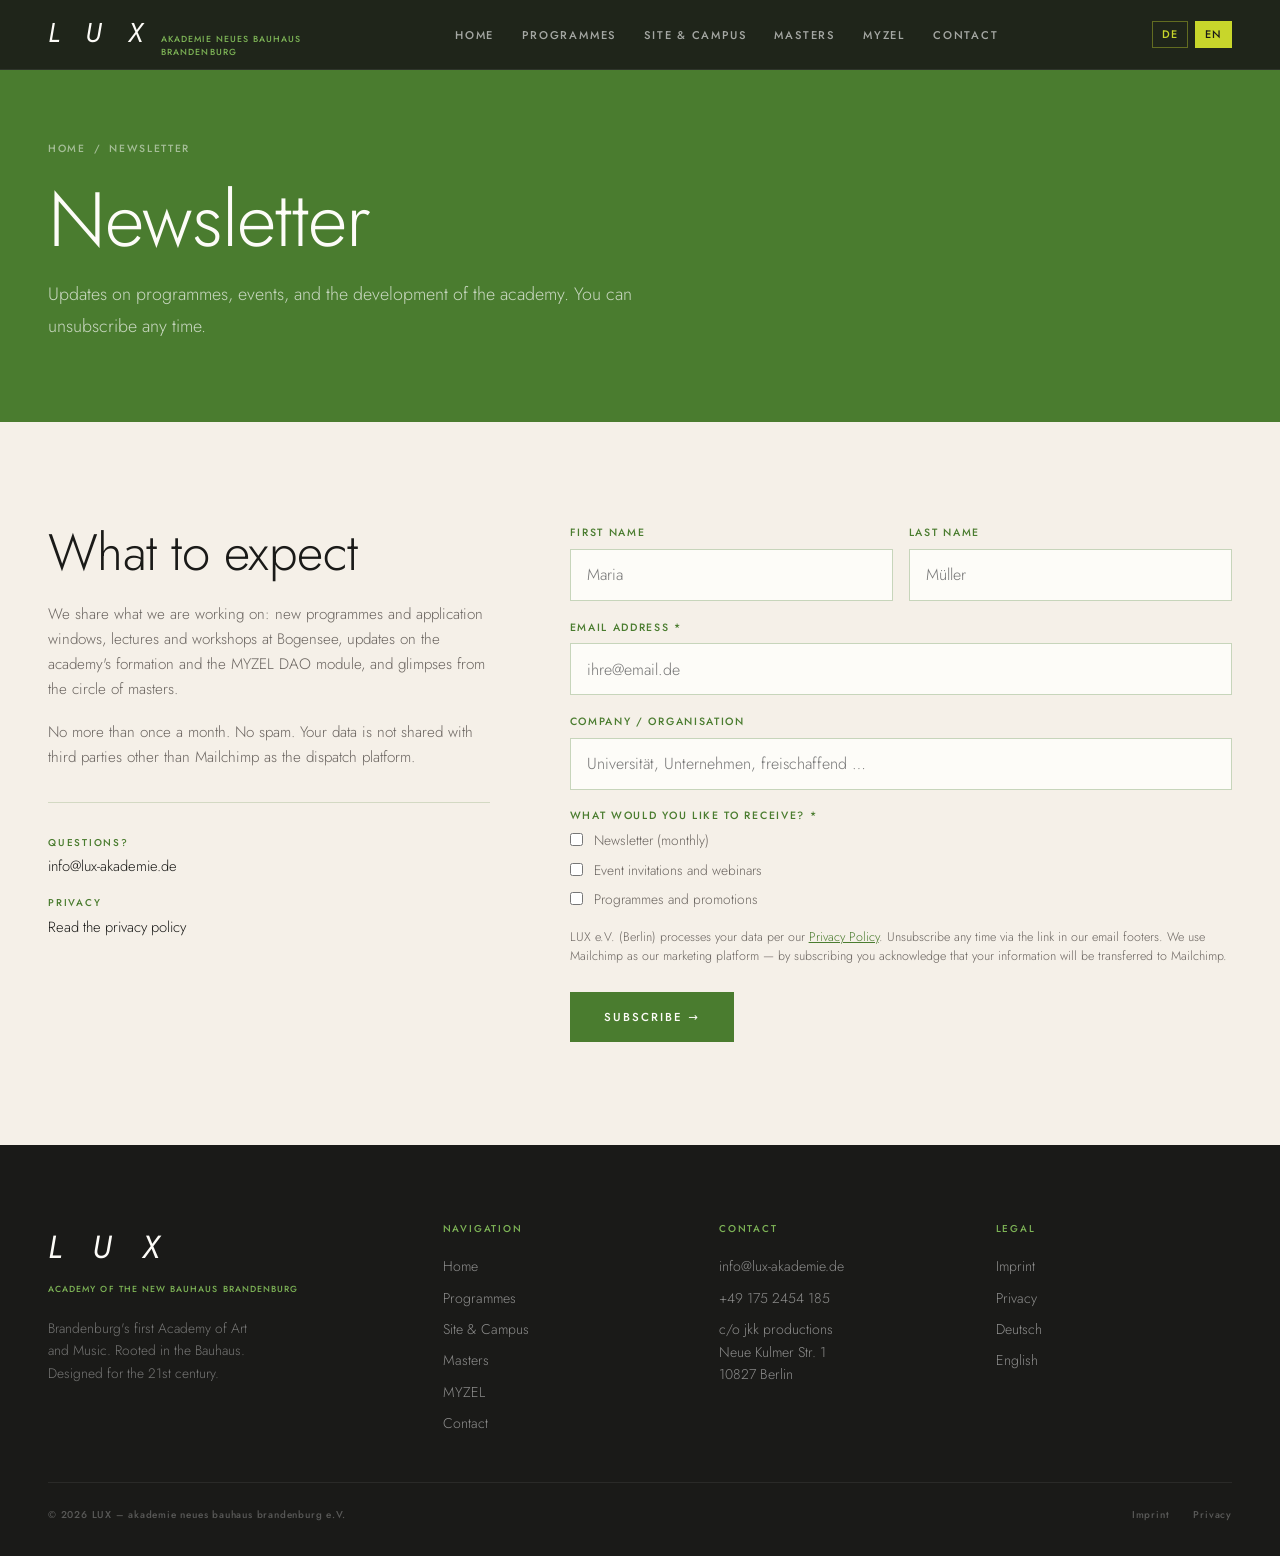
<file: newsletter.html>
<!DOCTYPE html>
<html lang="de">
<head>
  <meta charset="UTF-8">
  <meta name="viewport" content="width=device-width, initial-scale=1.0">
  <meta name="robots" content="noindex, nofollow">
  <title>Newsletter · LUX – akademie neues bauhaus brandenburg</title>
  <meta name="description" content="Newsletter der LUX-Akademie. Updates zu Programmen, Veranstaltungen und dem Aufbau der Akademie.">
  <link rel="canonical" href="https://lux-akademie.de/newsletter.html">

  <meta property="og:type" content="website">
  <meta property="og:title" content="Newsletter · LUX">
  <meta property="og:description" content="Updates zu Programmen, Veranstaltungen und dem Aufbau der Akademie. Monatlich. Abmeldung jederzeit möglich.">
  <meta property="og:url" content="https://lux-akademie.de/newsletter.html">
  <meta property="og:image" content="https://lux-akademie.de/assets/img/og.jpg">
  <meta name="twitter:card" content="summary_large_image">

  <meta name="theme-color" content="#4A7C2F">
  <link rel="icon" type="image/svg+xml" href="assets/img/favicon.svg">

  <link rel="preconnect" href="https://fonts.googleapis.com">
  <link rel="preconnect" href="https://fonts.gstatic.com" crossorigin>
  <link href="https://fonts.googleapis.com/css2?family=Jost:ital,wght@0,300;0,400;0,500;0,600;1,300;1,400&display=swap" rel="stylesheet">
  <link rel="stylesheet" href="assets/css/main.css">
</head>
<body data-page="newsletter">

<nav class="nav" role="navigation" aria-label="Hauptnavigation">
  <a class="nav__logo" href="index.html" aria-label="LUX Startseite">
    <span class="nav__lux">L U X</span>
    <span class="nav__sub">akademie neues bauhaus<br>brandenburg</span>
  </a>
  <ul class="nav__links" role="list">
    <li><a href="index.html" data-nav="home"><span data-de>Start</span><span data-en>Home</span></a></li>
    <li><a href="programme.html" data-nav="programme"><span data-de>Programme</span><span data-en>Programmes</span></a></li>
    <li><a href="ort.html" data-nav="ort"><span data-de>Ort &amp; Campus</span><span data-en>Site &amp; Campus</span></a></li>
    <li><a href="meister.html" data-nav="meister"><span data-de>Meister</span><span data-en>Masters</span></a></li>
    <li><a href="myzel.html" data-nav="myzel">MYZEL</a></li>
    <li><a href="kontakt.html" data-nav="kontakt"><span data-de>Kontakt</span><span data-en>Contact</span></a></li>
  </ul>
  <div class="nav__lang">
    <a href="#" data-lang-btn="de" class="active">DE</a>
    <a href="#" data-lang-btn="en">EN</a>
  </div>
  <button class="nav__burger" aria-label="Menü öffnen"><span></span><span></span><span></span></button>
</nav>

<div class="mob-menu" role="dialog" aria-label="Mobile Menü">
  <button class="mob-close" aria-label="Menü schließen">✕</button>
  <a href="index.html"><span data-de>Start</span><span data-en>Home</span></a>
  <a href="programme.html"><span data-de>Programme</span><span data-en>Programmes</span></a>
  <a href="ort.html"><span data-de>Ort &amp; Campus</span><span data-en>Site &amp; Campus</span></a>
  <a href="meister.html"><span data-de>Meister</span><span data-en>Masters</span></a>
  <a href="myzel.html">MYZEL</a>
  <a href="kontakt.html"><span data-de>Kontakt</span><span data-en>Contact</span></a>
  <div class="mob-menu__lang">
    <a href="#" data-lang-btn="de">DE</a>
    <a href="#" data-lang-btn="en">EN</a>
  </div>
</div>

<header class="page-header">
  <div class="container">
    <p class="breadcrumb">
      <a href="index.html"><span data-de>Start</span><span data-en>Home</span></a>
      <span>/</span>
      <span data-de>Newsletter</span><span data-en>Newsletter</span>
    </p>
    <h1 data-de>Newsletter</h1>
    <h1 data-en>Newsletter</h1>
    <p class="page-lead" data-de>Updates zu Programmen, Veranstaltungen und dem Aufbau der Akademie. Sie können sich jederzeit abmelden.</p>
    <p class="page-lead" data-en>Updates on programmes, events, and the development of the academy. You can unsubscribe any time.</p>
  </div>
</header>

<section class="section section--cream">
  <div class="container">
    <div class="contact-grid reveal">
      <div class="contact-info">
        <h2 data-de>Was Sie erwartet</h2>
        <h2 data-en>What to expect</h2>
        <p data-de>Wir teilen, woran wir arbeiten: neue Programme und Bewerbungsphasen, Lectures und Werkstätten am Bogensee, Updates zur Gründung und zum DAO-Modul MYZEL, sowie Einblicke aus dem Kreis der Meister.</p>
        <p data-en>We share what we are working on: new programmes and application windows, lectures and workshops at Bogensee, updates on the academy's formation and the MYZEL DAO module, and glimpses from the circle of masters.</p>
        <p data-de>Maximal monatlich. Kein Spam. Keine Weitergabe Ihrer Daten an Dritte ausser an Mailchimp als Versandplattform.</p>
        <p data-en>No more than once a month. No spam. Your data is not shared with third parties other than Mailchimp as the dispatch platform.</p>

        <dl class="contact-detail">
          <dt data-de>Fragen?</dt>
          <dt data-en>Questions?</dt>
          <dd><a href="mailto:info@lux-akademie.de">info@lux-akademie.de</a></dd>
          <dt data-de>Datenschutz</dt>
          <dt data-en>Privacy</dt>
          <dd><a href="datenschutz.html"><span data-de>Datenschutzerklärung lesen</span><span data-en>Read the privacy policy</span></a></dd>
        </dl>
      </div>

      <div>
        <form class="form" id="mcSignupForm" novalidate
              data-mc-action="https://lux-akademie.us7.list-manage.com/subscribe/post-json?u=e4e0f7cc4e5b0baa4dcf3354d&amp;id=abd901b45d&amp;f_id=0054bce1f0">
          <div class="form__row">
            <div class="form__group">
              <label class="form__label" for="mc-FNAME">
                <span data-de>Vorname</span><span data-en>First name</span>
              </label>
              <input class="form__input" type="text" id="mc-FNAME" name="FNAME" autocomplete="given-name" placeholder="Maria">
            </div>
            <div class="form__group">
              <label class="form__label" for="mc-LNAME">
                <span data-de>Nachname</span><span data-en>Last name</span>
              </label>
              <input class="form__input" type="text" id="mc-LNAME" name="LNAME" autocomplete="family-name" placeholder="Müller">
            </div>
          </div>

          <div class="form__group">
            <label class="form__label" for="mc-EMAIL">
              <span data-de>E-Mail-Adresse</span><span data-en>Email address</span> *
            </label>
            <input class="form__input" type="email" id="mc-EMAIL" name="EMAIL" autocomplete="email" required placeholder="ihre@email.de">
          </div>

          <div class="form__group">
            <label class="form__label" for="mc-COMPANY">
              <span data-de>Organisation</span><span data-en>Company / Organisation</span>
            </label>
            <input class="form__input" type="text" id="mc-COMPANY" name="COMPANY" autocomplete="organization" placeholder="Universität, Unternehmen, freischaffend …">
          </div>

          <fieldset class="form__fieldset">
            <legend class="form__label">
              <span data-de>Was möchten Sie erhalten? *</span>
              <span data-en>What would you like to receive? *</span>
            </legend>
            <label class="form__check">
              <input type="checkbox" name="gdpr[52164]" value="Y">
              <span data-de>Newsletter (monatlich)</span>
              <span data-en>Newsletter (monthly)</span>
            </label>
            <label class="form__check">
              <input type="checkbox" name="gdpr[52165]" value="Y">
              <span data-de>Einladungen zu Veranstaltungen &amp; Webinaren</span>
              <span data-en>Event invitations and webinars</span>
            </label>
            <label class="form__check">
              <input type="checkbox" name="gdpr[52166]" value="Y">
              <span data-de>Programme &amp; Aktionen</span>
              <span data-en>Programmes and promotions</span>
            </label>
          </fieldset>

          <p class="form__legal">
            <span data-de>LUX – akademie neues bauhaus brandenburg e.V. (Berlin) verarbeitet Ihre Daten gemäß unserer <a href="datenschutz.html">Datenschutzerklärung</a>. Abmeldung jederzeit über den Link am Ende jeder E-Mail. Wir nutzen Mailchimp als Versandplattform — mit Ihrer Anmeldung erklären Sie sich mit der Übermittlung Ihrer Daten an Mailchimp einverstanden.</span>
            <span data-en>LUX e.V. (Berlin) processes your data per our <a href="datenschutz.html">Privacy Policy</a>. Unsubscribe any time via the link in our email footers. We use Mailchimp as our marketing platform — by subscribing you acknowledge that your information will be transferred to Mailchimp.</span>
          </p>

          <div aria-hidden="true" style="position:absolute;left:-5000px">
            <input type="text" name="b_e4e0f7cc4e5b0baa4dcf3354d_abd901b45d" tabindex="-1" value="">
          </div>

          <div id="mcSuccess" class="form-msg form-msg--ok" role="alert">
            <span data-de>Vielen Dank! Bitte bestätigen Sie Ihre Anmeldung über den Link, den wir Ihnen per E-Mail geschickt haben.</span>
            <span data-en>Thank you! Please confirm your subscription via the link we just emailed you.</span>
          </div>
          <div id="mcError" class="form-msg form-msg--err" role="alert"></div>

          <button type="submit" class="btn btn--green" id="mcSubmitBtn" style="align-self:flex-start;margin-top:.5rem">
            <span data-de>Anmelden →</span>
            <span data-en>Subscribe →</span>
          </button>
        </form>
      </div>
    </div>
  </div>
</section>

<footer class="footer">
  <div class="container">
    <div class="footer__grid">
      <div class="footer__brand">
        <div class="footer__lux">L U X</div>
        <span class="footer__sub" data-de>akademie neues bauhaus brandenburg</span>
        <span class="footer__sub" data-en>academy of the new bauhaus brandenburg</span>
        <p data-de>Erste Kunst- und Musikhochschule Brandenburgs. Verwurzelt im Bauhaus. Entworfen für das 21. Jahrhundert.</p>
        <p data-en>Brandenburg's first Academy of Art and Music. Rooted in the Bauhaus. Designed for the 21st century.</p>
      </div>
      <div>
        <p class="footer__col-title" data-de>Navigation</p>
        <p class="footer__col-title" data-en>Navigation</p>
        <ul class="footer__links">
          <li><a href="index.html"><span data-de>Start</span><span data-en>Home</span></a></li>
          <li><a href="programme.html"><span data-de>Programme</span><span data-en>Programmes</span></a></li>
          <li><a href="ort.html"><span data-de>Ort &amp; Campus</span><span data-en>Site &amp; Campus</span></a></li>
          <li><a href="meister.html"><span data-de>Meister</span><span data-en>Masters</span></a></li>
          <li><a href="myzel.html">MYZEL</a></li>
          <li><a href="kontakt.html"><span data-de>Kontakt</span><span data-en>Contact</span></a></li>
        </ul>
      </div>
      <div>
        <p class="footer__col-title" data-de>Kontakt</p>
        <p class="footer__col-title" data-en>Contact</p>
        <ul class="footer__links">
          <li><a href="mailto:info@lux-akademie.de">info@lux-akademie.de</a></li>
          <li><a href="tel:+491752454185">+49 175 2454 185</a></li>
          <li>c/o jkk productions<br>Neue Kulmer Str. 1<br>10827 Berlin</li>
        </ul>
      </div>
      <div>
        <p class="footer__col-title" data-de>Rechtliches</p>
        <p class="footer__col-title" data-en>Legal</p>
        <ul class="footer__links">
          <li><a href="impressum.html"><span data-de>Impressum</span><span data-en>Imprint</span></a></li>
          <li><a href="datenschutz.html"><span data-de>Datenschutz</span><span data-en>Privacy</span></a></li>
          <li><a href="#" data-lang-btn="de">Deutsch</a></li>
          <li><a href="#" data-lang-btn="en">English</a></li>
        </ul>
      </div>
    </div>
    <div class="footer__bottom">
      <p class="footer__copy">© 2026 LUX – akademie neues bauhaus brandenburg e.V.</p>
      <div class="footer__legal">
        <a href="impressum.html"><span data-de>Impressum</span><span data-en>Imprint</span></a>
        <a href="datenschutz.html"><span data-de>Datenschutz</span><span data-en>Privacy</span></a>
      </div>
    </div>
  </div>
</footer>

<script src="assets/js/main.js"></script>
</body>
</html>
</file>
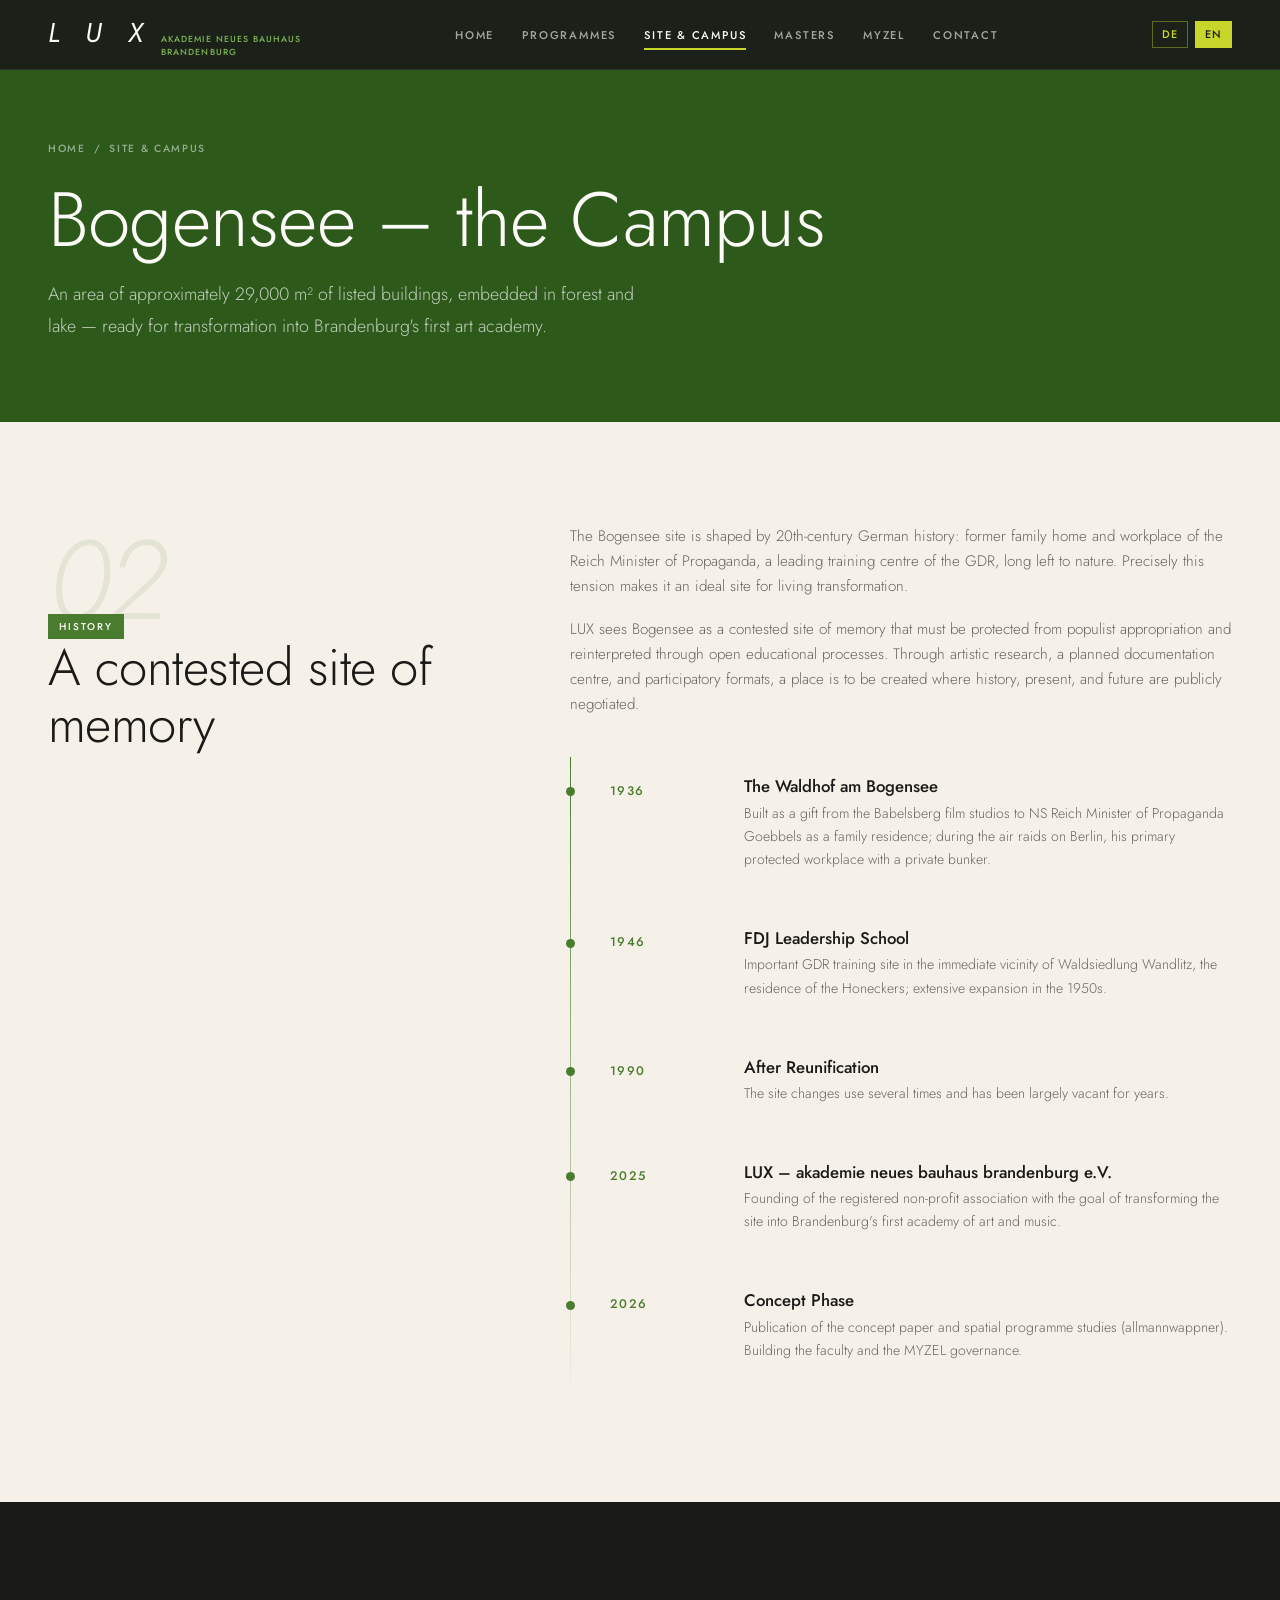
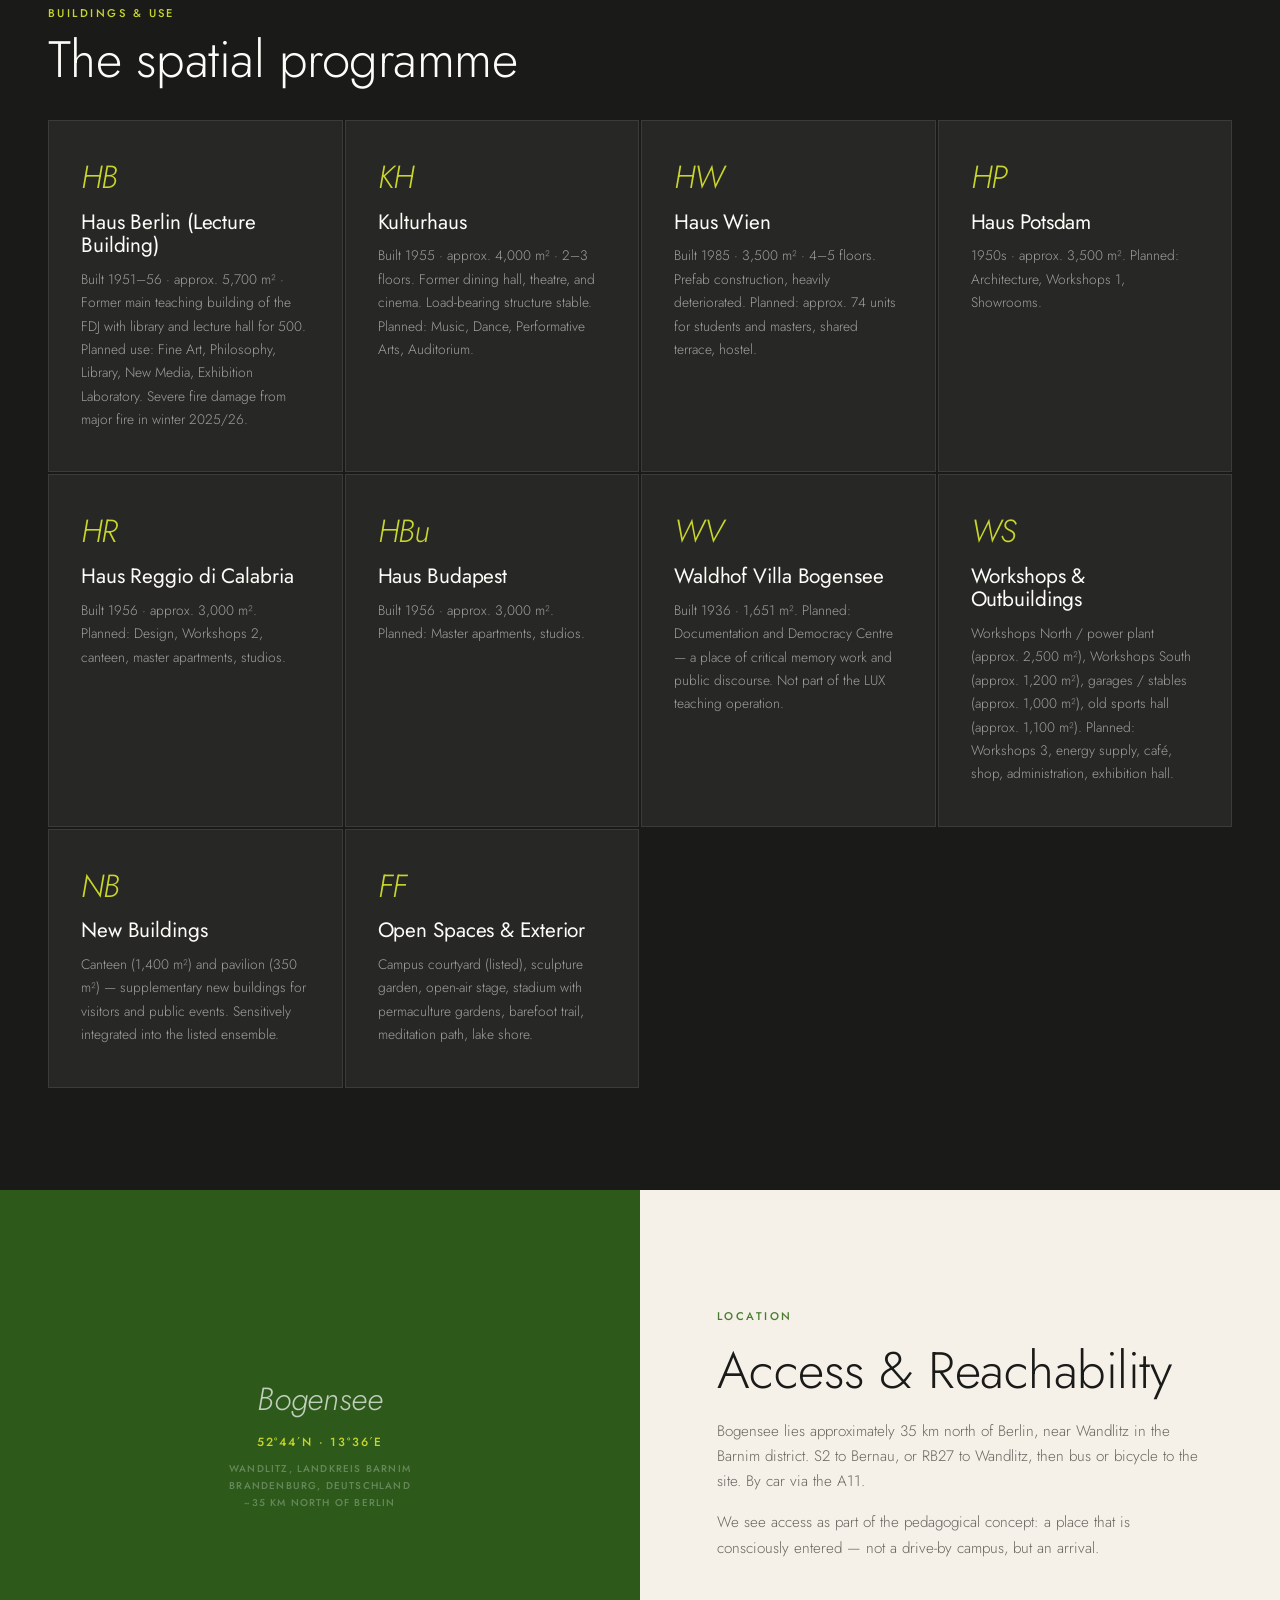
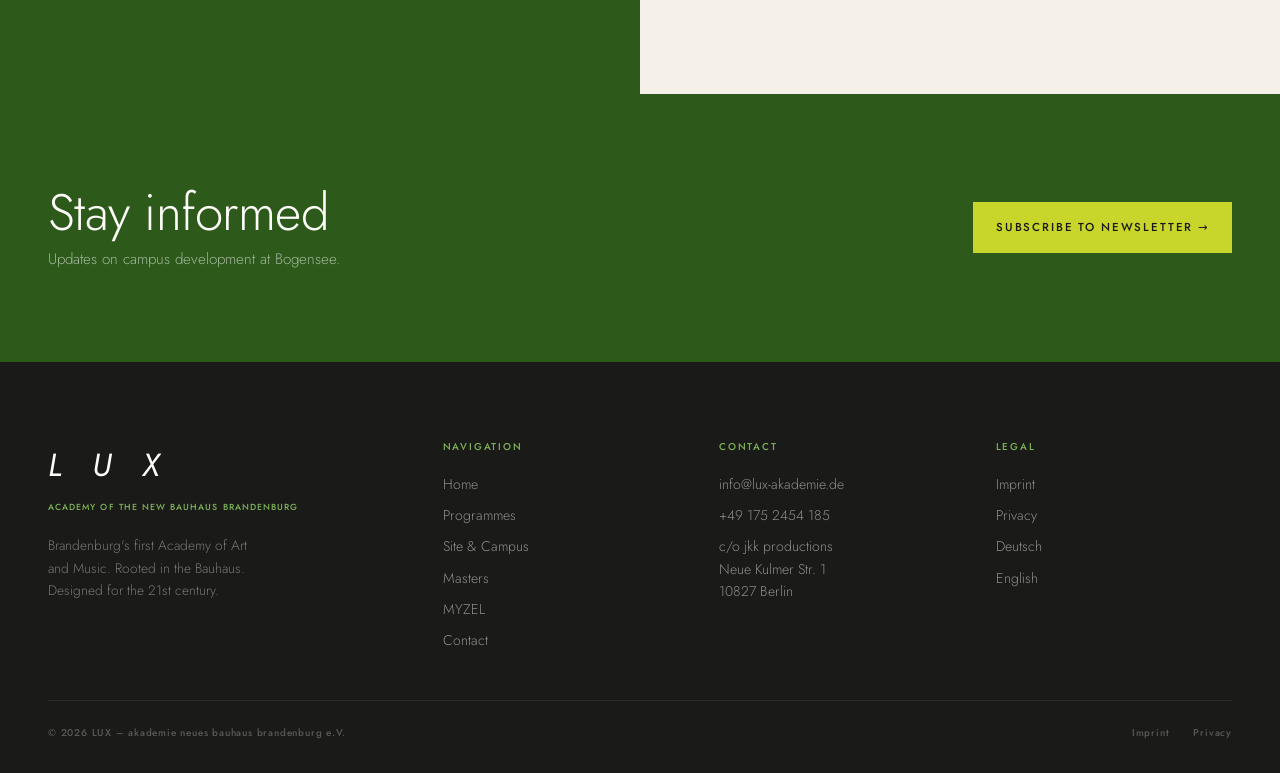
<file: ort.html>
<!DOCTYPE html>
<html lang="de">
<head>
  <meta charset="UTF-8">
  <meta name="viewport" content="width=device-width, initial-scale=1.0">
  <meta name="robots" content="noindex, nofollow">
  <title>Ort &amp; Campus · LUX – akademie neues bauhaus brandenburg</title>
  <meta name="description" content="Bogensee bei Berlin: rund 29.000 m² denkmalgeschützte Substanz, eingebettet in Wald und See – der geplante Campus von LUX, Brandenburgs erster Kunsthochschule.">
  <link rel="canonical" href="https://lux-akademie.de/ort.html">

  <meta property="og:type" content="website">
  <meta property="og:title" content="Ort &amp; Campus · LUX">
  <meta property="og:description" content="Bogensee als Lernbiotop. Ein umkämpfter Erinnerungsraum, demokratisch neu gedeutet.">
  <meta property="og:url" content="https://lux-akademie.de/ort.html">
  <meta property="og:image" content="https://lux-akademie.de/assets/img/og.jpg">
  <meta name="twitter:card" content="summary_large_image">

  <meta name="theme-color" content="#2D5A1B">
  <link rel="icon" type="image/svg+xml" href="assets/img/favicon.svg">

  <link rel="preconnect" href="https://fonts.googleapis.com">
  <link rel="preconnect" href="https://fonts.gstatic.com" crossorigin>
  <link href="https://fonts.googleapis.com/css2?family=Jost:ital,wght@0,300;0,400;0,500;0,600;1,300;1,400&display=swap" rel="stylesheet">
  <link rel="stylesheet" href="assets/css/main.css">
</head>
<body data-page="ort">

<nav class="nav" role="navigation" aria-label="Hauptnavigation">
  <a class="nav__logo" href="index.html" aria-label="LUX Startseite">
    <span class="nav__lux">L U X</span>
    <span class="nav__sub">akademie neues bauhaus<br>brandenburg</span>
  </a>
  <ul class="nav__links" role="list">
    <li><a href="index.html" data-nav="home"><span data-de>Start</span><span data-en>Home</span></a></li>
    <li><a href="programme.html" data-nav="programme"><span data-de>Programme</span><span data-en>Programmes</span></a></li>
    <li><a href="ort.html" data-nav="ort"><span data-de>Ort &amp; Campus</span><span data-en>Site &amp; Campus</span></a></li>
    <li><a href="meister.html" data-nav="meister"><span data-de>Meister</span><span data-en>Masters</span></a></li>
    <li><a href="myzel.html" data-nav="myzel">MYZEL</a></li>
    <li><a href="kontakt.html" data-nav="kontakt"><span data-de>Kontakt</span><span data-en>Contact</span></a></li>
  </ul>
  <div class="nav__lang">
    <a href="#" data-lang-btn="de" class="active">DE</a>
    <a href="#" data-lang-btn="en">EN</a>
  </div>
  <button class="nav__burger" aria-label="Menü öffnen"><span></span><span></span><span></span></button>
</nav>

<div class="mob-menu" role="dialog" aria-label="Mobile Menü">
  <button class="mob-close" aria-label="Menü schließen">✕</button>
  <a href="index.html"><span data-de>Start</span><span data-en>Home</span></a>
  <a href="programme.html"><span data-de>Programme</span><span data-en>Programmes</span></a>
  <a href="ort.html"><span data-de>Ort &amp; Campus</span><span data-en>Site &amp; Campus</span></a>
  <a href="meister.html"><span data-de>Meister</span><span data-en>Masters</span></a>
  <a href="myzel.html">MYZEL</a>
  <a href="kontakt.html"><span data-de>Kontakt</span><span data-en>Contact</span></a>
  <div class="mob-menu__lang">
    <a href="#" data-lang-btn="de">DE</a>
    <a href="#" data-lang-btn="en">EN</a>
  </div>
</div>

<header class="page-header page-header--dark">
  <div class="container">
    <p class="breadcrumb">
      <a href="index.html"><span data-de>Start</span><span data-en>Home</span></a>
      <span>/</span>
      <span data-de>Ort &amp; Campus</span><span data-en>Site &amp; Campus</span>
    </p>
    <h1 data-de>Bogensee – der Campus</h1>
    <h1 data-en>Bogensee – the Campus</h1>
    <p class="page-lead" data-de>Ein Areal von rund 29.000 m² denkmalgeschützter Substanz, eingebettet in Wald und See – bereit zur Transformation in Brandenburgs erste Kunsthochschule.</p>
    <p class="page-lead" data-en>An area of approximately 29,000 m² of listed buildings, embedded in forest and lake — ready for transformation into Brandenburg's first art academy.</p>
  </div>
</header>

<section class="section section--cream">
  <div class="container">
    <div class="mission reveal">
      <div class="mission__side">
        <div class="mission__num" aria-hidden="true">02</div>
        <span class="mission__tag" data-de>Geschichte</span>
        <span class="mission__tag" data-en>History</span>
        <h2 data-de>Ein umkämpfter Erinnerungsraum</h2>
        <h2 data-en>A contested site of memory</h2>
      </div>
      <div class="mission__body">
        <p data-de>Das Gelände am Bogensee ist geprägt von der deutschen Geschichte des 20. Jahrhunderts: Ehemaliges Familiendomizil und Arbeitsplatz des Reichspropagandaministers, eine führende Ausbildungsstätte der DDR, lange Zeit der Natur überlassenes Areal. Gerade diese Spannung macht ihn zu einem prädestinierten Lernort für lebendige Transformation.</p>
        <p data-en>The Bogensee site is shaped by 20th-century German history: former family home and workplace of the Reich Minister of Propaganda, a leading training centre of the GDR, long left to nature. Precisely this tension makes it an ideal site for living transformation.</p>
        <p data-de>LUX versteht Bogensee als umkämpften Erinnerungsraum, der vor populistischer Vereinnahmung geschützt und durch offene Bildungsprozesse neu gedeutet werden muss. Durch künstlerische Forschung, ein geplantes Dokumentationszentrum und partizipative Formate soll ein Ort entstehen, an dem Geschichte, Gegenwart und Zukunft öffentlich verhandelt werden.</p>
        <p data-en>LUX sees Bogensee as a contested site of memory that must be protected from populist appropriation and reinterpreted through open educational processes. Through artistic research, a planned documentation centre, and participatory formats, a place is to be created where history, present, and future are publicly negotiated.</p>

        <div class="timeline">
          <div class="timeline__item">
            <span class="timeline__year">1936</span>
            <div class="timeline__text">
              <h4 data-de>Der Waldhof am Bogensee</h4>
              <h4 data-en>The Waldhof am Bogensee</h4>
              <p data-de>Ein Geschenk von den Filmstudios in Babelsberg an den NS-Reichspropagandaminister Goebbels als Familiensitz errichtet; zur Zeit der Luftangriffe auf Berlin schützender Hauptarbeitsort mit Privatbunker.</p>
              <p data-en>Built as a gift from the Babelsberg film studios to NS Reich Minister of Propaganda Goebbels as a family residence; during the air raids on Berlin, his primary protected workplace with a private bunker.</p>
            </div>
          </div>
          <div class="timeline__item">
            <span class="timeline__year">1946</span>
            <div class="timeline__text">
              <h4 data-de>Führungsschule der FDJ</h4>
              <h4 data-en>FDJ Leadership School</h4>
              <p data-de>Wichtiger Ausbildungsort der DDR in unmittelbarer Nähe der Waldsiedlung Wandlitz, dem Wohnsitz der Honeckers; in den 1950er Jahren umfangreicher Ausbau.</p>
              <p data-en>Important GDR training site in the immediate vicinity of Waldsiedlung Wandlitz, the residence of the Honeckers; extensive expansion in the 1950s.</p>
            </div>
          </div>
          <div class="timeline__item">
            <span class="timeline__year">1990</span>
            <div class="timeline__text">
              <h4 data-de>Nach der Wende</h4>
              <h4 data-en>After Reunification</h4>
              <p data-de>Das Gelände wechselt mehrfach die Nutzung und steht seit Jahren weitgehend leer.</p>
              <p data-en>The site changes use several times and has been largely vacant for years.</p>
            </div>
          </div>
          <div class="timeline__item">
            <span class="timeline__year">2025</span>
            <div class="timeline__text">
              <h4>LUX – akademie neues bauhaus brandenburg e.V.</h4>
              <p data-de>Gründung des eingetragenen gemeinnützigen Vereins mit dem Ziel, das Areal in Brandenburgs erste Kunst- und Musikhochschule zu verwandeln.</p>
              <p data-en>Founding of the registered non-profit association with the goal of transforming the site into Brandenburg's first academy of art and music.</p>
            </div>
          </div>
          <div class="timeline__item">
            <span class="timeline__year">2026</span>
            <div class="timeline__text">
              <h4 data-de>Konzeptphase</h4>
              <h4 data-en>Concept Phase</h4>
              <p data-de>Veröffentlichung des Konzeptpapiers und der Raumprogrammstudien (allmannwappner). Aufbau des Kollegiums und der MYZEL-Governance.</p>
              <p data-en>Publication of the concept paper and spatial programme studies (allmannwappner). Building the faculty and the MYZEL governance.</p>
            </div>
          </div>
        </div>
      </div>
    </div>
  </div>
</section>

<section class="section section--dark">
  <div class="container">
    <p class="label" style="color:var(--yellow)" data-de>Gebäude &amp; Nutzung</p>
    <p class="label" style="color:var(--yellow)" data-en>Buildings &amp; Use</p>
    <h2 style="color:var(--white);margin-top:.5rem" data-de>Das Raumprogramm</h2>
    <h2 style="color:var(--white);margin-top:.5rem" data-en>The spatial programme</h2>

    <div class="prog-grid" style="margin-top:2rem">
      <article class="prog-card">
        <span class="prog-card__num">HB</span>
        <h3 class="prog-card__title" data-de>Haus Berlin (Lektionsgebäude)</h3>
        <h3 class="prog-card__title" data-en>Haus Berlin (Lecture Building)</h3>
        <p class="prog-card__desc" data-de>Baujahr 1951–56 · ca. 5.700 m² · Ehem. Hauptunterrichtsgebäude der FDJ mit Bibliothek und Hörsaal für 500 Personen. Geplant: Bildende Kunst, Philosophie, Bibliothek, New Media, Exhibition Laboratory. Schwerer Brandschaden durch Großfeuer im Winter 2025/26.</p>
        <p class="prog-card__desc" data-en>Built 1951–56 · approx. 5,700 m² · Former main teaching building of the FDJ with library and lecture hall for 500. Planned use: Fine Art, Philosophy, Library, New Media, Exhibition Laboratory. Severe fire damage from major fire in winter 2025/26.</p>
      </article>
      <article class="prog-card">
        <span class="prog-card__num">KH</span>
        <h3 class="prog-card__title">Kulturhaus</h3>
        <p class="prog-card__desc" data-de>Baujahr 1955 · ca. 4.000 m² · 2–3 Geschosse. Ehem. Speisesaal, Theater und Kino. Tragstruktur stabil. Geplant: Musik, Tanz, Performative Künste, Aula.</p>
        <p class="prog-card__desc" data-en>Built 1955 · approx. 4,000 m² · 2–3 floors. Former dining hall, theatre, and cinema. Load-bearing structure stable. Planned: Music, Dance, Performative Arts, Auditorium.</p>
      </article>
      <article class="prog-card">
        <span class="prog-card__num">HW</span>
        <h3 class="prog-card__title">Haus Wien</h3>
        <p class="prog-card__desc" data-de>Baujahr 1985 · 3.500 m² · 4–5 Geschosse. Plattenbau, stark verfallen. Geplant: ca. 74 Wohneinheiten für Studierende und Meister, Gemeinschaftsterrasse, Hostel.</p>
        <p class="prog-card__desc" data-en>Built 1985 · 3,500 m² · 4–5 floors. Prefab construction, heavily deteriorated. Planned: approx. 74 units for students and masters, shared terrace, hostel.</p>
      </article>
      <article class="prog-card">
        <span class="prog-card__num">HP</span>
        <h3 class="prog-card__title">Haus Potsdam</h3>
        <p class="prog-card__desc" data-de>1950er · ca. 3.500 m². Geplant: Architektur, Werkstätten 1, Showrooms.</p>
        <p class="prog-card__desc" data-en>1950s · approx. 3,500 m². Planned: Architecture, Workshops 1, Showrooms.</p>
      </article>
      <article class="prog-card">
        <span class="prog-card__num">HR</span>
        <h3 class="prog-card__title">Haus Reggio di Calabria</h3>
        <p class="prog-card__desc" data-de>Baujahr 1956 · ca. 3.000 m². Geplant: Design, Werkstätten 2, Mensa, Meisterwohnungen, Ateliers.</p>
        <p class="prog-card__desc" data-en>Built 1956 · approx. 3,000 m². Planned: Design, Workshops 2, canteen, master apartments, studios.</p>
      </article>
      <article class="prog-card">
        <span class="prog-card__num">HBu</span>
        <h3 class="prog-card__title">Haus Budapest</h3>
        <p class="prog-card__desc" data-de>Baujahr 1956 · ca. 3.000 m². Geplant: Meisterwohnungen, Ateliers.</p>
        <p class="prog-card__desc" data-en>Built 1956 · approx. 3,000 m². Planned: Master apartments, studios.</p>
      </article>
      <article class="prog-card">
        <span class="prog-card__num">WV</span>
        <h3 class="prog-card__title" data-de>Waldhof Villa Bogensee</h3>
        <h3 class="prog-card__title" data-en>Waldhof Villa Bogensee</h3>
        <p class="prog-card__desc" data-de>Baujahr 1936 · 1.651 m². Geplant: Dokumentations- und Demokratiezentrum – ein Ort der kritischen Erinnerungsarbeit und des öffentlichen Diskurses. Nicht Teil des LUX-Lehrbetriebs.</p>
        <p class="prog-card__desc" data-en>Built 1936 · 1,651 m². Planned: Documentation and Democracy Centre — a place of critical memory work and public discourse. Not part of the LUX teaching operation.</p>
      </article>
      <article class="prog-card">
        <span class="prog-card__num">WS</span>
        <h3 class="prog-card__title" data-de>Werkstätten &amp; Nebengebäude</h3>
        <h3 class="prog-card__title" data-en>Workshops &amp; Outbuildings</h3>
        <p class="prog-card__desc" data-de>Werkstätten Nord / Heizkraftwerk (ca. 2.500 m²), Werkstätten Süd (ca. 1.200 m²), Garagen / Stallungen (ca. 1.000 m²), Alte Sporthalle (ca. 1.100 m²). Geplant: Werkstätten 3, Energieversorgung, Café, Shop, Verwaltung, Ausstellungshalle.</p>
        <p class="prog-card__desc" data-en>Workshops North / power plant (approx. 2,500 m²), Workshops South (approx. 1,200 m²), garages / stables (approx. 1,000 m²), old sports hall (approx. 1,100 m²). Planned: Workshops 3, energy supply, café, shop, administration, exhibition hall.</p>
      </article>
      <article class="prog-card">
        <span class="prog-card__num">NB</span>
        <h3 class="prog-card__title" data-de>Neubauten</h3>
        <h3 class="prog-card__title" data-en>New Buildings</h3>
        <p class="prog-card__desc" data-de>Mensa (1.400 m²) und Pavillon (350 m²) – ergänzende Neubauten für Besucher und öffentliche Veranstaltungen. Sensibel in das denkmalgeschützte Ensemble eingefügt.</p>
        <p class="prog-card__desc" data-en>Canteen (1,400 m²) and pavilion (350 m²) — supplementary new buildings for visitors and public events. Sensitively integrated into the listed ensemble.</p>
      </article>
      <article class="prog-card">
        <span class="prog-card__num">FF</span>
        <h3 class="prog-card__title" data-de>Freiflächen &amp; Außenraum</h3>
        <h3 class="prog-card__title" data-en>Open Spaces &amp; Exterior</h3>
        <p class="prog-card__desc" data-de>Campus-Hof (denkmalgeschützt), Skulpturengarten, Freiluftbühne, Stadion mit Permakultur-Gemüsegärten, Barfuß- und Erlebnispfad, Meditationspfad, Bogensee-Ufer.</p>
        <p class="prog-card__desc" data-en>Campus courtyard (listed), sculpture garden, open-air stage, stadium with permaculture gardens, barefoot trail, meditation path, lake shore.</p>
      </article>
    </div>
  </div>
</section>

<section style="background:var(--cream)">
  <div class="place">
    <div class="place__map" role="img" aria-label="Bogensee location placeholder">
      <div class="place__map-inner">
        <p class="place__map-title">Bogensee</p>
        <p class="place__coords">52°44′N · 13°36′E</p>
        <p class="place__coords-sub">Wandlitz, Landkreis Barnim<br>Brandenburg, Deutschland<br>~35 km <span data-de>nördlich von</span><span data-en>north of</span> Berlin</p>
      </div>
    </div>
    <div class="place__content">
      <p class="label" data-de>Lage</p>
      <p class="label" data-en>Location</p>
      <h2 data-de>Anfahrt &amp; Erreichbarkeit</h2>
      <h2 data-en>Access &amp; Reachability</h2>
      <p data-de>Der Bogensee liegt rund 35 km nördlich von Berlin nahe Wandlitz im Landkreis Barnim. S2 bis Bernau, oder RB27 bis Wandlitz, von dort per Bus oder Fahrrad ins Areal. Mit dem Auto über die A11.</p>
      <p data-en>Bogensee lies approximately 35 km north of Berlin, near Wandlitz in the Barnim district. S2 to Bernau, or RB27 to Wandlitz, then bus or bicycle to the site. By car via the A11.</p>
      <p data-de>Wir denken Erreichbarkeit als Teil des pädagogischen Konzepts: ein Ort, der bewusst betreten wird – kein Drive-by-Campus, sondern ein Ankommen.</p>
      <p data-en>We see access as part of the pedagogical concept: a place that is consciously entered — not a drive-by campus, but an arrival.</p>
    </div>
  </div>
</section>

<section class="newsletter">
  <div class="container">
    <div class="newsletter__inner">
      <div class="newsletter__text">
        <h2 data-de>Auf dem Laufenden bleiben</h2>
        <h2 data-en>Stay informed</h2>
        <p data-de>Updates zum Campusaufbau am Bogensee.</p>
        <p data-en>Updates on campus development at Bogensee.</p>
      </div>
      <a href="newsletter.html" class="newsletter__btn newsletter__cta">
        <span data-de>Newsletter abonnieren →</span>
        <span data-en>Subscribe to newsletter →</span>
      </a>
    </div>
  </div>
</section>

<footer class="footer">
  <div class="container">
    <div class="footer__grid">
      <div class="footer__brand">
        <div class="footer__lux">L U X</div>
        <span class="footer__sub" data-de>akademie neues bauhaus brandenburg</span>
        <span class="footer__sub" data-en>academy of the new bauhaus brandenburg</span>
        <p data-de>Erste Kunst- und Musikhochschule Brandenburgs. Verwurzelt im Bauhaus. Entworfen für das 21. Jahrhundert.</p>
        <p data-en>Brandenburg's first Academy of Art and Music. Rooted in the Bauhaus. Designed for the 21st century.</p>
      </div>
      <div>
        <p class="footer__col-title" data-de>Navigation</p>
        <p class="footer__col-title" data-en>Navigation</p>
        <ul class="footer__links">
          <li><a href="index.html"><span data-de>Start</span><span data-en>Home</span></a></li>
          <li><a href="programme.html"><span data-de>Programme</span><span data-en>Programmes</span></a></li>
          <li><a href="ort.html"><span data-de>Ort &amp; Campus</span><span data-en>Site &amp; Campus</span></a></li>
          <li><a href="meister.html"><span data-de>Meister</span><span data-en>Masters</span></a></li>
          <li><a href="myzel.html">MYZEL</a></li>
          <li><a href="kontakt.html"><span data-de>Kontakt</span><span data-en>Contact</span></a></li>
        </ul>
      </div>
      <div>
        <p class="footer__col-title" data-de>Kontakt</p>
        <p class="footer__col-title" data-en>Contact</p>
        <ul class="footer__links">
          <li><a href="mailto:info@lux-akademie.de">info@lux-akademie.de</a></li>
          <li><a href="tel:+491752454185">+49 175 2454 185</a></li>
          <li>c/o jkk productions<br>Neue Kulmer Str. 1<br>10827 Berlin</li>
        </ul>
      </div>
      <div>
        <p class="footer__col-title" data-de>Rechtliches</p>
        <p class="footer__col-title" data-en>Legal</p>
        <ul class="footer__links">
          <li><a href="impressum.html"><span data-de>Impressum</span><span data-en>Imprint</span></a></li>
          <li><a href="datenschutz.html"><span data-de>Datenschutz</span><span data-en>Privacy</span></a></li>
          <li><a href="#" data-lang-btn="de">Deutsch</a></li>
          <li><a href="#" data-lang-btn="en">English</a></li>
        </ul>
      </div>
    </div>
    <div class="footer__bottom">
      <p class="footer__copy">© 2026 LUX – akademie neues bauhaus brandenburg e.V.</p>
      <div class="footer__legal">
        <a href="impressum.html"><span data-de>Impressum</span><span data-en>Imprint</span></a>
        <a href="datenschutz.html"><span data-de>Datenschutz</span><span data-en>Privacy</span></a>
      </div>
    </div>
  </div>
</footer>

<script src="assets/js/main.js"></script>
</body>
</html>
</file>
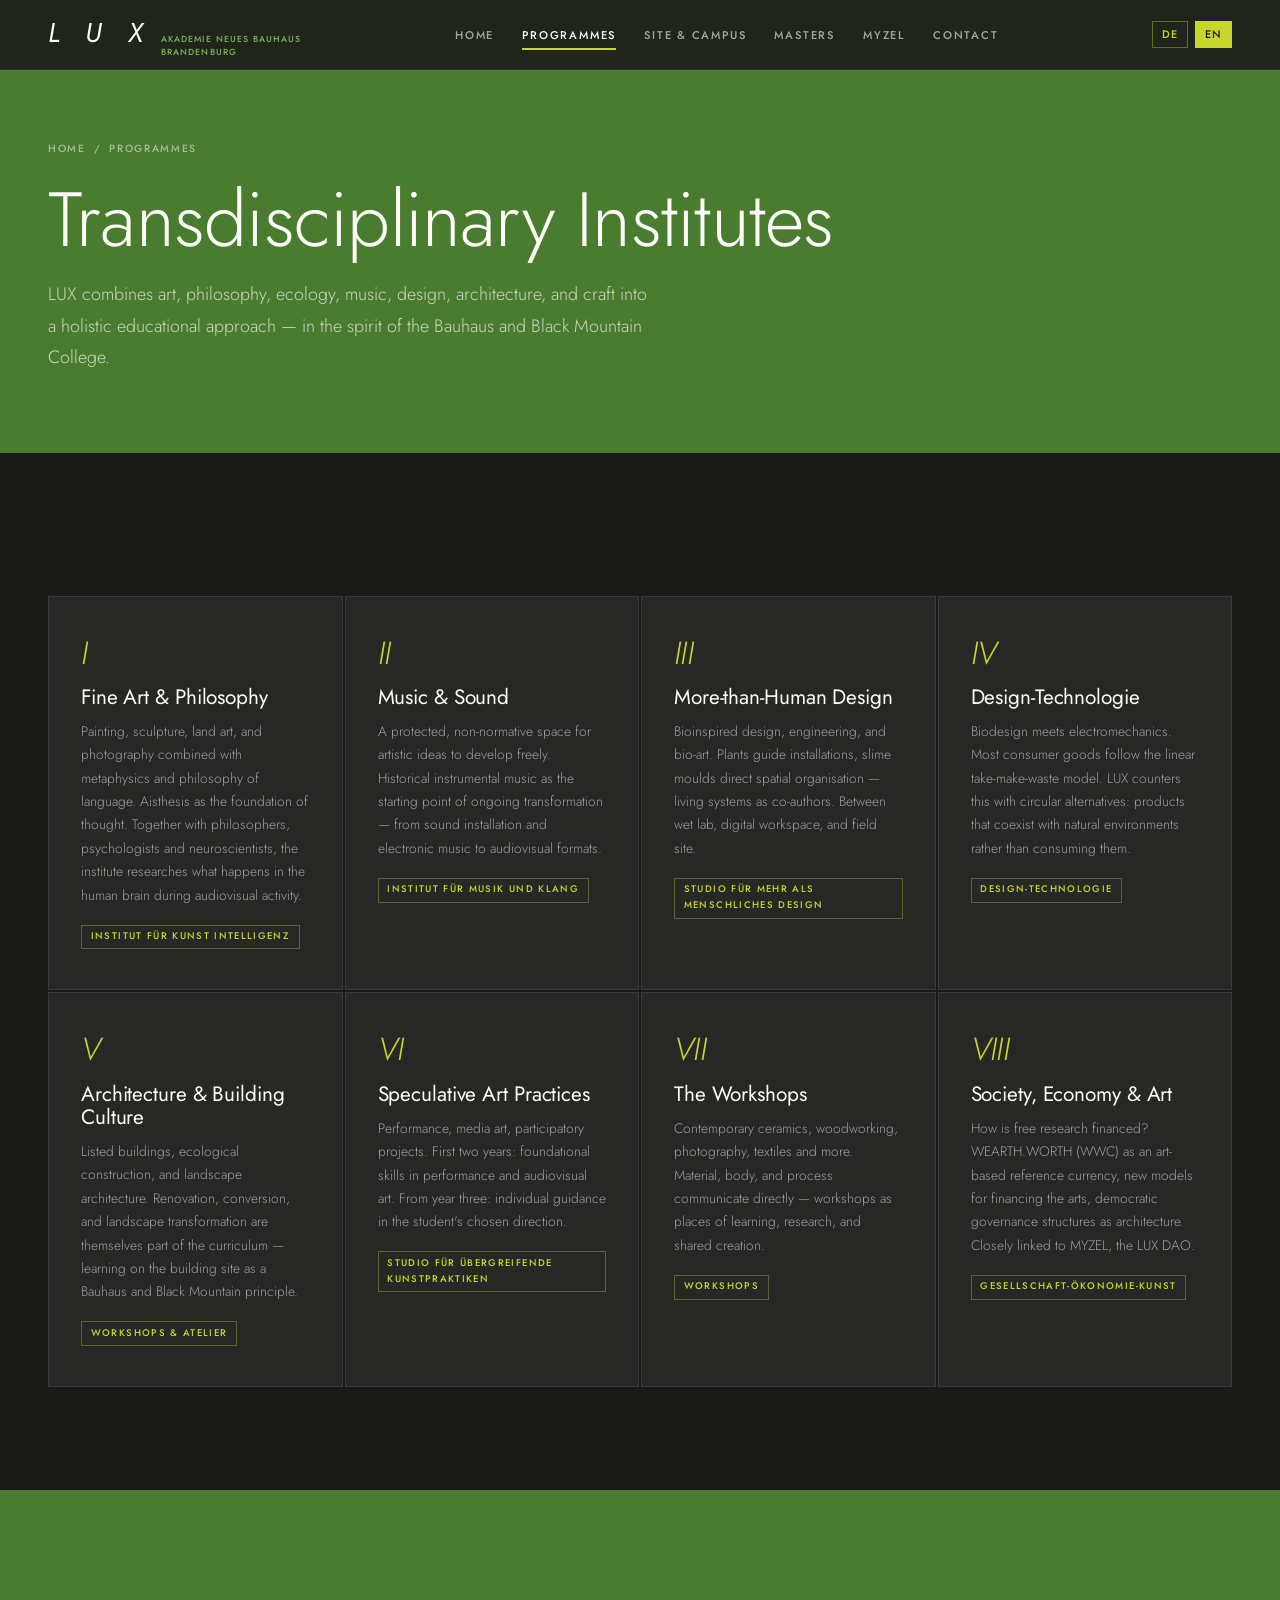
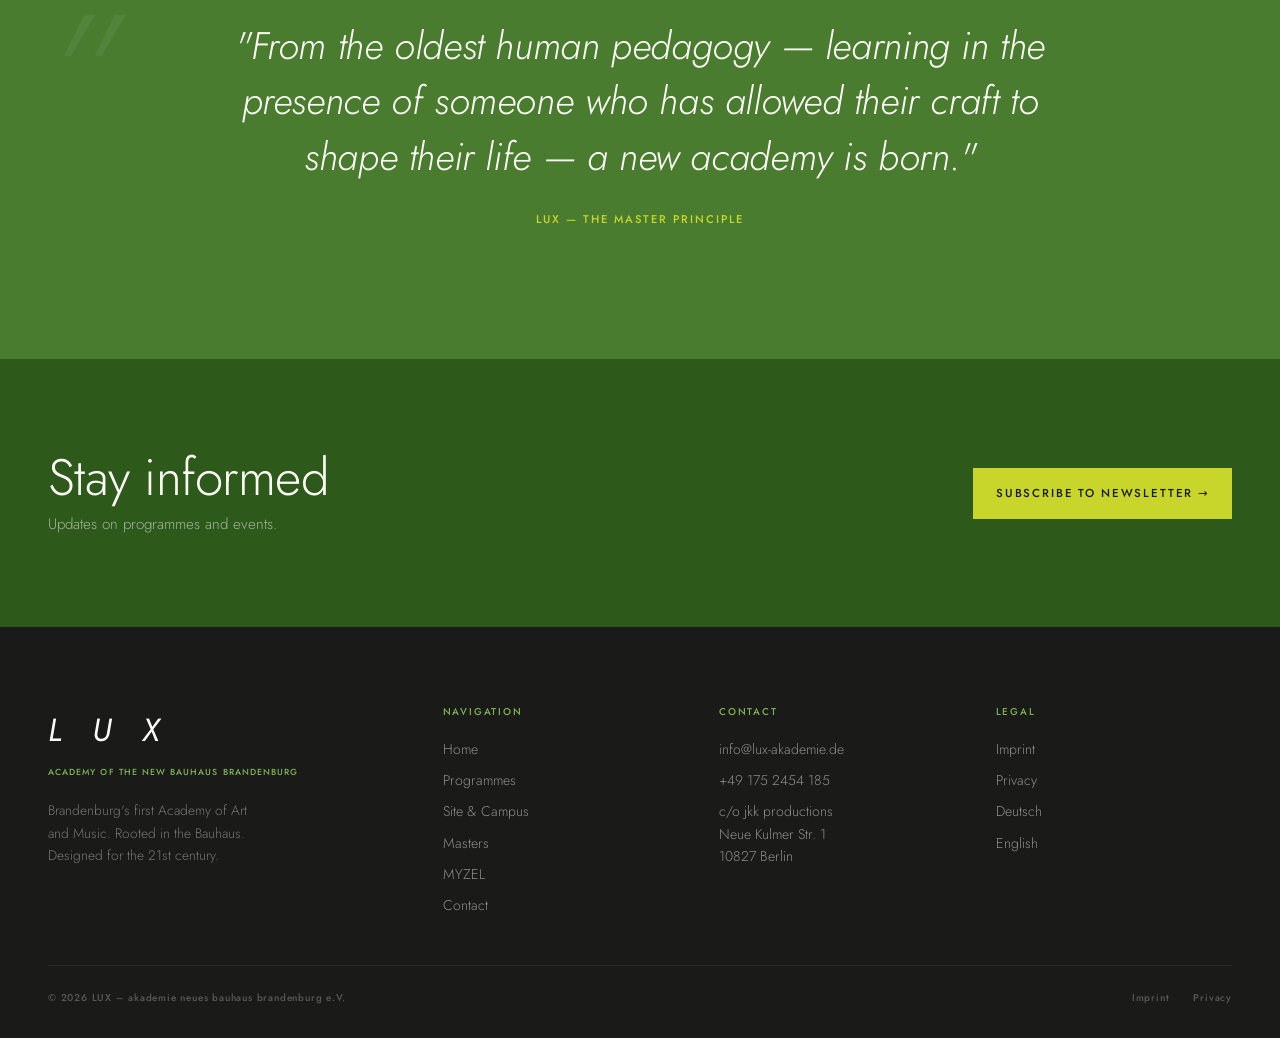
<file: programme.html>
<!DOCTYPE html>
<html lang="de">
<head>
  <meta charset="UTF-8">
  <meta name="viewport" content="width=device-width, initial-scale=1.0">
  <meta name="robots" content="noindex, nofollow">
  <title>Programme · LUX – akademie neues bauhaus brandenburg</title>
  <meta name="description" content="Acht transdisziplinäre Institute: Kunst, Musik, mehr-als-menschliches Design, Design-Technologie, Architektur, spekulative Praktiken, Werkstätten und Governance.">
  <link rel="canonical" href="https://lux-akademie.de/programme.html">

  <meta property="og:type" content="website">
  <meta property="og:title" content="Programme · LUX">
  <meta property="og:description" content="Acht transdisziplinäre Institute am Bogensee.">
  <meta property="og:url" content="https://lux-akademie.de/programme.html">
  <meta property="og:image" content="https://lux-akademie.de/assets/img/og.jpg">
  <meta name="twitter:card" content="summary_large_image">

  <meta name="theme-color" content="#4A7C2F">
  <link rel="icon" type="image/svg+xml" href="assets/img/favicon.svg">

  <link rel="preconnect" href="https://fonts.googleapis.com">
  <link rel="preconnect" href="https://fonts.gstatic.com" crossorigin>
  <link href="https://fonts.googleapis.com/css2?family=Jost:ital,wght@0,300;0,400;0,500;0,600;1,300;1,400&display=swap" rel="stylesheet">
  <link rel="stylesheet" href="assets/css/main.css">
</head>
<body data-page="programme">

<nav class="nav" role="navigation" aria-label="Hauptnavigation">
  <a class="nav__logo" href="index.html" aria-label="LUX Startseite">
    <span class="nav__lux">L U X</span>
    <span class="nav__sub">akademie neues bauhaus<br>brandenburg</span>
  </a>
  <ul class="nav__links" role="list">
    <li><a href="index.html" data-nav="home"><span data-de>Start</span><span data-en>Home</span></a></li>
    <li><a href="programme.html" data-nav="programme"><span data-de>Programme</span><span data-en>Programmes</span></a></li>
    <li><a href="ort.html" data-nav="ort"><span data-de>Ort &amp; Campus</span><span data-en>Site &amp; Campus</span></a></li>
    <li><a href="meister.html" data-nav="meister"><span data-de>Meister</span><span data-en>Masters</span></a></li>
    <li><a href="myzel.html" data-nav="myzel">MYZEL</a></li>
    <li><a href="kontakt.html" data-nav="kontakt"><span data-de>Kontakt</span><span data-en>Contact</span></a></li>
  </ul>
  <div class="nav__lang">
    <a href="#" data-lang-btn="de" class="active">DE</a>
    <a href="#" data-lang-btn="en">EN</a>
  </div>
  <button class="nav__burger" aria-label="Menü öffnen"><span></span><span></span><span></span></button>
</nav>

<div class="mob-menu" role="dialog" aria-label="Mobile Menü">
  <button class="mob-close" aria-label="Menü schließen">✕</button>
  <a href="index.html"><span data-de>Start</span><span data-en>Home</span></a>
  <a href="programme.html"><span data-de>Programme</span><span data-en>Programmes</span></a>
  <a href="ort.html"><span data-de>Ort &amp; Campus</span><span data-en>Site &amp; Campus</span></a>
  <a href="meister.html"><span data-de>Meister</span><span data-en>Masters</span></a>
  <a href="myzel.html">MYZEL</a>
  <a href="kontakt.html"><span data-de>Kontakt</span><span data-en>Contact</span></a>
  <div class="mob-menu__lang">
    <a href="#" data-lang-btn="de">DE</a>
    <a href="#" data-lang-btn="en">EN</a>
  </div>
</div>

<header class="page-header">
  <div class="container">
    <p class="breadcrumb">
      <a href="index.html"><span data-de>Start</span><span data-en>Home</span></a>
      <span>/</span>
      <span data-de>Programme</span><span data-en>Programmes</span>
    </p>
    <h1 data-de>Transdisziplinäre Institute</h1>
    <h1 data-en>Transdisciplinary Institutes</h1>
    <p class="page-lead" data-de>LUX verbindet Kunst, Philosophie, Ökologie, Musik, Design, Architektur und Handwerk zu einem ganzheitlichen Bildungsansatz – im Geist des Bauhauses und des Black Mountain College.</p>
    <p class="page-lead" data-en>LUX combines art, philosophy, ecology, music, design, architecture, and craft into a holistic educational approach — in the spirit of the Bauhaus and Black Mountain College.</p>
  </div>
</header>

<section class="section section--dark">
  <div class="container">
    <div class="prog-grid">
      <article class="prog-card" id="kunst">
        <span class="prog-card__num">I</span>
        <h3 class="prog-card__title" data-de>Bildende Kunst &amp; Philosophie</h3>
        <h3 class="prog-card__title" data-en>Fine Art &amp; Philosophy</h3>
        <p class="prog-card__desc" data-de>Malerei, Bildhauerei, LandArt, neue Medien und Fotografie verbinden sich mit Metaphysik und Sprachphilosophie. Aisthesis als Fundament des Denkens. Gemeinsam mit Philosophinnen, Psychologen und Neurowissenschaftlern wird u. a. erforscht, was im menschlichen Gehirn bei audiovisueller Tätigkeit passiert.</p>
        <p class="prog-card__desc" data-en>Painting, sculpture, land art, and photography combined with metaphysics and philosophy of language. Aisthesis as the foundation of thought. Together with philosophers, psychologists and neuroscientists, the institute researches what happens in the human brain during audiovisual activity.</p>
        <span class="prog-card__tag">Institut für Kunst Intelligenz</span>
      </article>
      <article class="prog-card" id="musik">
        <span class="prog-card__num">II</span>
        <h3 class="prog-card__title" data-de>Musik &amp; Klang</h3>
        <h3 class="prog-card__title" data-en>Music &amp; Sound</h3>
        <p class="prog-card__desc" data-de>Ein geschützter, nicht-normativer Raum, in dem künstlerische Ideen und Prozesse frei entstehen. Historische Instrumentalmusik als Ausgangspunkt eines fortlaufenden Transformationsprozesses – von Klanginstallation über elektronische Musik bis zu audiovisuellen Formaten.</p>
        <p class="prog-card__desc" data-en>A protected, non-normative space for artistic ideas to develop freely. Historical instrumental music as the starting point of ongoing transformation — from sound installation and electronic music to audiovisual formats.</p>
        <span class="prog-card__tag">Institut für Musik und Klang</span>
      </article>
      <article class="prog-card" id="design-bio">
        <span class="prog-card__num">III</span>
        <h3 class="prog-card__title" data-de>Mehr als menschliches Design</h3>
        <h3 class="prog-card__title" data-en>More-than-Human Design</h3>
        <p class="prog-card__desc" data-de>Bioinspiriertes Design, Ingenieurwesen und Bio-Kunst. Pflanzen lenken Installationen, Schleimpilze leiten räumliche Organisation – lebende Systeme als Ko-Autoren. Zwischen Nasslabor, digitalem Arbeitsbereich und Feldstandort.</p>
        <p class="prog-card__desc" data-en>Bioinspired design, engineering, and bio-art. Plants guide installations, slime moulds direct spatial organisation — living systems as co-authors. Between wet lab, digital workspace, and field site.</p>
        <span class="prog-card__tag">Studio für mehr als menschliches Design</span>
      </article>
      <article class="prog-card" id="design">
        <span class="prog-card__num">IV</span>
        <h3 class="prog-card__title">Design-Technologie</h3>
        <p class="prog-card__desc" data-de>Biodesign trifft Elektromechanik. Die überwiegende Mehrheit der heute hergestellten Konsumgüter folgt dem linearen Modell »Nehmen–Herstellen–Wegwerfen«. LUX setzt kreislauffähige Alternativen entgegen: Produkte, die mit natürlichen Umgebungen koexistieren.</p>
        <p class="prog-card__desc" data-en>Biodesign meets electromechanics. Most consumer goods follow the linear take-make-waste model. LUX counters this with circular alternatives: products that coexist with natural environments rather than consuming them.</p>
        <span class="prog-card__tag">Design-Technologie</span>
      </article>
      <article class="prog-card" id="architektur">
        <span class="prog-card__num">V</span>
        <h3 class="prog-card__title" data-de>Architektur &amp; Baukultur</h3>
        <h3 class="prog-card__title" data-en>Architecture &amp; Building Culture</h3>
        <p class="prog-card__desc" data-de>Denkmalgeschützte Bauten, ökologisches Bauen und Landschaftsarchitektur. Sanierung, Umbau und landschaftliche Transformation sind selbst Teil des Curriculums – Lernen auf der Baustelle als Prinzip seit Bauhaus und Black Mountain College.</p>
        <p class="prog-card__desc" data-en>Listed buildings, ecological construction, and landscape architecture. Renovation, conversion, and landscape transformation are themselves part of the curriculum — learning on the building site as a Bauhaus and Black Mountain principle.</p>
        <span class="prog-card__tag"><span data-de>Werkstätten &amp; Atelier</span><span data-en>Workshops &amp; Atelier</span></span>
      </article>
      <article class="prog-card" id="performance">
        <span class="prog-card__num">VI</span>
        <h3 class="prog-card__title" data-de>Spekulative Kunstpraktiken</h3>
        <h3 class="prog-card__title" data-en>Speculative Art Practices</h3>
        <p class="prog-card__desc" data-de>Performance, Medienkunst, partizipative Projekte. In den ersten beiden Jahren: grundlegende Fähigkeiten in Performance und audiovisueller Kunst. Ab dem dritten Jahr: individuelle Betreuung in der selbst gewählten Richtung.</p>
        <p class="prog-card__desc" data-en>Performance, media art, participatory projects. First two years: foundational skills in performance and audiovisual art. From year three: individual guidance in the student's chosen direction.</p>
        <span class="prog-card__tag">Studio für übergreifende Kunstpraktiken</span>
      </article>
      <article class="prog-card" id="werkstaetten">
        <span class="prog-card__num">VII</span>
        <h3 class="prog-card__title" data-de>Die Werkstätten</h3>
        <h3 class="prog-card__title" data-en>The Workshops</h3>
        <p class="prog-card__desc" data-de>Zeitgenössische Keramik, Holzwerkstatt, Fotolabor, Textil und mehr. Material, Körper und Prozess kommunizieren unmittelbar miteinander – Werkstätten als Orte des Lernens, Forschens und gemeinsamen Gestaltens.</p>
        <p class="prog-card__desc" data-en>Contemporary ceramics, woodworking, photography, textiles and more. Material, body, and process communicate directly — workshops as places of learning, research, and shared creation.</p>
        <span class="prog-card__tag"><span data-de>Werkstätten</span><span data-en>Workshops</span></span>
      </article>
      <article class="prog-card" id="gesellschaft">
        <span class="prog-card__num">VIII</span>
        <h3 class="prog-card__title" data-de>Gesellschaft, Ökonomie &amp; Kunst</h3>
        <h3 class="prog-card__title" data-en>Society, Economy &amp; Art</h3>
        <p class="prog-card__desc" data-de>Wie finanziert sich freie Forschung? WEARTH.WORTH (WWC) als art-based Referenzwährung, neue Modelle der Finanzierung der Künste, demokratische Governance-Strukturen als Architektur. Eng verknüpft mit MYZEL, dem DAO der LUX.</p>
        <p class="prog-card__desc" data-en>How is free research financed? WEARTH.WORTH (WWC) as an art-based reference currency, new models for financing the arts, democratic governance structures as architecture. Closely linked to MYZEL, the LUX DAO.</p>
        <span class="prog-card__tag">Gesellschaft-Ökonomie-Kunst</span>
      </article>
    </div>
  </div>
</section>

<section class="section--green">
  <div class="quote">
    <span class="quote__mark" aria-hidden="true">„</span>
    <blockquote data-de>„Aus der ältesten menschlichen Pädagogik – dem Lernen in der Nähe eines Menschen, der seinem Handwerk erlaubt hat, sein Leben zu formen – entsteht eine neue Akademie."</blockquote>
    <blockquote data-en>"From the oldest human pedagogy — learning in the presence of someone who has allowed their craft to shape their life — a new academy is born."</blockquote>
    <cite><span data-de>LUX – Das Meisterprinzip</span><span data-en>LUX — The Master Principle</span></cite>
  </div>
</section>

<section class="newsletter">
  <div class="container">
    <div class="newsletter__inner">
      <div class="newsletter__text">
        <h2 data-de>Auf dem Laufenden bleiben</h2>
        <h2 data-en>Stay informed</h2>
        <p data-de>Updates zu Programmen und Veranstaltungen.</p>
        <p data-en>Updates on programmes and events.</p>
      </div>
      <a href="newsletter.html" class="newsletter__btn newsletter__cta">
        <span data-de>Newsletter abonnieren →</span>
        <span data-en>Subscribe to newsletter →</span>
      </a>
    </div>
  </div>
</section>

<footer class="footer">
  <div class="container">
    <div class="footer__grid">
      <div class="footer__brand">
        <div class="footer__lux">L U X</div>
        <span class="footer__sub" data-de>akademie neues bauhaus brandenburg</span>
        <span class="footer__sub" data-en>academy of the new bauhaus brandenburg</span>
        <p data-de>Erste Kunst- und Musikhochschule Brandenburgs. Verwurzelt im Bauhaus. Entworfen für das 21. Jahrhundert.</p>
        <p data-en>Brandenburg's first Academy of Art and Music. Rooted in the Bauhaus. Designed for the 21st century.</p>
      </div>
      <div>
        <p class="footer__col-title" data-de>Navigation</p>
        <p class="footer__col-title" data-en>Navigation</p>
        <ul class="footer__links">
          <li><a href="index.html"><span data-de>Start</span><span data-en>Home</span></a></li>
          <li><a href="programme.html"><span data-de>Programme</span><span data-en>Programmes</span></a></li>
          <li><a href="ort.html"><span data-de>Ort &amp; Campus</span><span data-en>Site &amp; Campus</span></a></li>
          <li><a href="meister.html"><span data-de>Meister</span><span data-en>Masters</span></a></li>
          <li><a href="myzel.html">MYZEL</a></li>
          <li><a href="kontakt.html"><span data-de>Kontakt</span><span data-en>Contact</span></a></li>
        </ul>
      </div>
      <div>
        <p class="footer__col-title" data-de>Kontakt</p>
        <p class="footer__col-title" data-en>Contact</p>
        <ul class="footer__links">
          <li><a href="mailto:info@lux-akademie.de">info@lux-akademie.de</a></li>
          <li><a href="tel:+491752454185">+49 175 2454 185</a></li>
          <li>c/o jkk productions<br>Neue Kulmer Str. 1<br>10827 Berlin</li>
        </ul>
      </div>
      <div>
        <p class="footer__col-title" data-de>Rechtliches</p>
        <p class="footer__col-title" data-en>Legal</p>
        <ul class="footer__links">
          <li><a href="impressum.html"><span data-de>Impressum</span><span data-en>Imprint</span></a></li>
          <li><a href="datenschutz.html"><span data-de>Datenschutz</span><span data-en>Privacy</span></a></li>
          <li><a href="#" data-lang-btn="de">Deutsch</a></li>
          <li><a href="#" data-lang-btn="en">English</a></li>
        </ul>
      </div>
    </div>
    <div class="footer__bottom">
      <p class="footer__copy">© 2026 LUX – akademie neues bauhaus brandenburg e.V.</p>
      <div class="footer__legal">
        <a href="impressum.html"><span data-de>Impressum</span><span data-en>Imprint</span></a>
        <a href="datenschutz.html"><span data-de>Datenschutz</span><span data-en>Privacy</span></a>
      </div>
    </div>
  </div>
</footer>

<script src="assets/js/main.js"></script>
</body>
</html>
</file>
<file: assets/css/main.css>
/* ──────────────────────────────────────────────────────────
   LUX — akademie neues bauhaus brandenburg
   Production stylesheet · v2 palette · Jost-only typography
   Refactored from: project/uploads/LUX_Website_Preview.html
   ────────────────────────────────────────────────────────── */

*, *::before, *::after { box-sizing: border-box; margin: 0; padding: 0; }

:root {
  /* Palette — single accent (yellow); v2 spec */
  --green:        #4A7C2F;
  --green-dark:   #2D5A1B;
  --green-darker: #1A3A0D;
  --green-light:  #7DB356;
  --green-pale:   #D4E8B0;
  --yellow:       #C8D62B;
  --cream:        #F5F0E8;
  --sand:         #E8DFC8;
  --charcoal:     #1A1A18;
  --grey:         #6B6560;
  --white:        #FDFCF8;
  --red:          #cc2200;

  /* Typography — single family: Jost (Futura-alike, OFL) */
  --ff:           'Jost', 'Futura', 'Trebuchet MS', system-ui, sans-serif;
  --ff-display:   var(--ff);
  --ff-body:      var(--ff);
  --ff-meta:      var(--ff);

  /* Motion + layout */
  --ease:         0.35s cubic-bezier(0.4, 0, 0.2, 1);
  --maxw:         1280px;
}

html { scroll-behavior: smooth; }

body {
  font-family: var(--ff-body);
  font-weight: 300;
  background: var(--white);
  color: var(--charcoal);
  line-height: 1.65;
  overflow-x: hidden;
  -webkit-font-smoothing: antialiased;
  -moz-osx-font-smoothing: grayscale;
}

img { max-width: 100%; display: block; }
a   { color: inherit; text-decoration: none; }

h1, h2, h3, h4 {
  font-family: var(--ff-display);
  font-weight: 300;
  line-height: 1.12;
  letter-spacing: -0.01em;
}
h1 { font-size: clamp(2.4rem, 6vw, 5.2rem); }
h2 { font-size: clamp(1.8rem, 4vw, 3.2rem); }
h3 { font-size: clamp(1.2rem, 2.5vw, 1.8rem); font-weight: 400; letter-spacing: 0; }
h4 { font-size: 1rem; font-weight: 500; letter-spacing: 0; }
p  { font-size: clamp(0.95rem, 1.1vw, 1.05rem); color: var(--grey); }

em { font-style: italic; }

.label {
  font-family: var(--ff-meta);
  font-weight: 500;
  font-size: 0.7rem;
  letter-spacing: 0.22em;
  text-transform: uppercase;
  color: var(--green);
}

.container {
  max-width: var(--maxw);
  margin: 0 auto;
  padding: 0 clamp(1.25rem, 4vw, 3rem);
}

.section          { padding: clamp(4rem, 8vw, 9rem) 0; }
.section--green   { background: var(--green); color: var(--white); }
.section--cream   { background: var(--cream); }
.section--dark    { background: var(--charcoal); color: var(--white); }
.section--darker  { background: var(--green-darker); color: var(--white); }

/* ── NAV ─────────────────────────────────────────────── */
.nav {
  position: fixed; top: 0; left: 0; right: 0; z-index: 100;
  display: flex; align-items: center; justify-content: space-between;
  padding: 0 clamp(1.25rem, 4vw, 3rem);
  height: 70px;
  background: rgba(26, 26, 24, 0.88);
  -webkit-backdrop-filter: blur(14px);
  backdrop-filter: blur(14px);
  border-bottom: 1px solid rgba(255, 255, 255, 0.07);
  transition: box-shadow var(--ease);
}

.nav__logo { display: flex; align-items: baseline; gap: 0.6rem; }

.nav__lux {
  font-family: var(--ff-display);
  font-weight: 400;
  font-size: 1.7rem;
  letter-spacing: 0.32em;
  color: var(--white);
  font-style: italic;
}

.nav__sub {
  font-family: var(--ff-meta);
  font-weight: 500;
  font-size: 0.55rem;
  letter-spacing: 0.12em;
  text-transform: uppercase;
  color: var(--green-light);
  line-height: 1.4;
}

.nav__links { display: flex; gap: 1.75rem; list-style: none; }

.nav__links a {
  font-family: var(--ff-meta);
  font-weight: 500;
  font-size: 0.7rem;
  letter-spacing: 0.16em;
  text-transform: uppercase;
  color: rgba(255, 255, 255, 0.6);
  transition: color var(--ease);
  position: relative;
  padding: 0.25rem 0;
}

.nav__links a::after {
  content: '';
  position: absolute;
  bottom: -3px; left: 0;
  width: 0; height: 2px;
  background: var(--yellow);
  transition: width var(--ease);
}

.nav__links a:hover,
body[data-page="home"]      .nav__links a[data-nav="home"],
body[data-page="programme"] .nav__links a[data-nav="programme"],
body[data-page="ort"]       .nav__links a[data-nav="ort"],
body[data-page="meister"]   .nav__links a[data-nav="meister"],
body[data-page="myzel"]     .nav__links a[data-nav="myzel"],
body[data-page="kontakt"]   .nav__links a[data-nav="kontakt"] { color: var(--white); }

.nav__links a:hover::after,
body[data-page="home"]      .nav__links a[data-nav="home"]::after,
body[data-page="programme"] .nav__links a[data-nav="programme"]::after,
body[data-page="ort"]       .nav__links a[data-nav="ort"]::after,
body[data-page="meister"]   .nav__links a[data-nav="meister"]::after,
body[data-page="myzel"]     .nav__links a[data-nav="myzel"]::after,
body[data-page="kontakt"]   .nav__links a[data-nav="kontakt"]::after { width: 100%; }

.nav__lang { display: flex; gap: 0.4rem; }

.nav__lang a {
  font-family: var(--ff-meta);
  font-weight: 500;
  font-size: 0.68rem;
  letter-spacing: 0.12em;
  padding: 0.22rem 0.55rem;
  border: 1px solid rgba(200, 214, 43, 0.4);
  color: var(--yellow);
  transition: var(--ease);
  cursor: pointer;
}

.nav__lang a:hover,
.nav__lang a.active { background: var(--yellow); color: var(--charcoal); }

.nav__burger {
  display: none; flex-direction: column; gap: 5px;
  background: none; border: none; cursor: pointer; padding: 4px;
}

.nav__burger span {
  display: block; width: 24px; height: 2px; background: var(--white);
  transition: var(--ease);
}

/* ── HERO (home only) ────────────────────────────────── */
.hero {
  min-height: 100vh;
  min-height: 100dvh;
  background: var(--green-dark);
  display: grid;
  grid-template-columns: 1fr 1fr;
  position: relative;
  overflow: hidden;
}

.hero__glow {
  position: absolute; inset: 0; pointer-events: none;
  background:
    radial-gradient(circle at 18% 75%, rgba(200, 214, 43, 0.13) 0%, transparent 50%),
    radial-gradient(circle at 82% 18%, rgba(125, 179, 86, 0.10) 0%, transparent 50%);
}

.hero__grid-bg {
  position: absolute; inset: 0; pointer-events: none;
  background-image:
    linear-gradient(rgba(255, 255, 255, 0.03) 1px, transparent 1px),
    linear-gradient(90deg, rgba(255, 255, 255, 0.03) 1px, transparent 1px);
  background-size: 80px 80px;
}

.hero__content {
  grid-column: 1; z-index: 2;
  display: flex; flex-direction: column; justify-content: center;
  padding: clamp(6rem, 10vw, 10rem) clamp(2rem, 5vw, 5rem);
}

.hero__eyebrow {
  font-family: var(--ff-meta);
  font-weight: 500;
  font-size: 0.68rem;
  letter-spacing: 0.24em;
  text-transform: uppercase;
  color: var(--yellow);
  margin-bottom: 1.5rem;
  display: flex; align-items: center; gap: 0.75rem;
}

.hero__eyebrow::before {
  content: '';
  display: block; width: 28px; height: 1px;
  background: var(--yellow);
}

.hero__title {
  color: var(--white);
  margin-bottom: 1.5rem;
  font-style: italic;
  font-weight: 300;
  letter-spacing: -0.02em;
}
.hero__title em { font-style: normal; color: var(--yellow); font-weight: 400; }

.hero__subtitle {
  font-family: var(--ff-body);
  font-weight: 300;
  font-size: clamp(0.95rem, 1.15vw, 1.05rem);
  color: rgba(255, 255, 255, 0.62);
  letter-spacing: 0.01em;
  margin-bottom: 3rem;
  max-width: 42ch;
  line-height: 1.75;
}

.hero__cta { display: flex; gap: 1rem; flex-wrap: wrap; }

/* ── BUTTON ──────────────────────────────────────────── */
.btn {
  font-family: var(--ff-meta);
  font-weight: 500;
  font-size: 0.72rem;
  letter-spacing: 0.18em;
  text-transform: uppercase;
  padding: 0.95rem 2rem;
  border: 2px solid transparent;
  cursor: pointer;
  transition: var(--ease);
  display: inline-flex; align-items: center; gap: 0.5rem;
  border-radius: 0;
  background: transparent;
}

.btn--primary { background: var(--yellow); color: var(--charcoal); }
.btn--primary:hover { background: transparent; border-color: var(--yellow); color: var(--yellow); }
.btn--outline { background: transparent; border-color: rgba(255, 255, 255, 0.35); color: var(--white); }
.btn--outline:hover { border-color: var(--white); background: rgba(255, 255, 255, 0.08); }
.btn--green   { background: var(--green); color: var(--white); border-color: var(--green); }
.btn--green:hover { background: var(--green-dark); border-color: var(--green-dark); }

/* ── HERO SWATCH GRID ────────────────────────────────── */
.hero__visual { grid-column: 2; position: relative; overflow: hidden; }

.hero__swatches {
  position: absolute; inset: 0;
  display: grid;
  grid-template-columns: repeat(6, 1fr);
  grid-template-rows: repeat(8, 1fr);
  gap: 2px;
  opacity: 0.6;
}

.swatch { background: var(--c); animation: swatchIn 0.6s var(--d, 0s) both; }

@keyframes swatchIn {
  from { opacity: 0; transform: scale(0.85); }
  to   { opacity: 1; transform: none; }
}

.hero__stats {
  display: grid;
  grid-template-columns: repeat(3, 1fr);
  gap: 1rem;
  margin-top: 3rem;
  z-index: 3;
}

.stat { border-left: 2px solid var(--yellow); padding-left: 1rem; }

.stat__num {
  font-family: var(--ff-display);
  font-weight: 300;
  font-style: italic;
  font-size: clamp(1.8rem, 3vw, 2.6rem);
  color: var(--white);
  display: block;
  letter-spacing: -0.02em;
}

.stat__lbl {
  font-family: var(--ff-meta);
  font-weight: 500;
  font-size: 0.62rem;
  letter-spacing: 0.14em;
  text-transform: uppercase;
  color: rgba(255, 255, 255, 0.5);
}

/* ── TICKER ──────────────────────────────────────────── */
.ticker { background: var(--yellow); padding: 1.1rem 0; overflow: hidden; }

.ticker__inner {
  display: flex; gap: 2.5rem; white-space: nowrap;
  animation: tick 32s linear infinite;
}

.ticker__item {
  font-family: var(--ff-meta);
  font-weight: 500;
  font-size: 0.74rem;
  letter-spacing: 0.14em;
  text-transform: uppercase;
  color: var(--charcoal);
  display: flex; align-items: center; gap: 0.75rem; flex-shrink: 0;
}

.ticker__item::before { content: '◆'; font-size: 0.45rem; color: var(--green); }

@keyframes tick { from { transform: translateX(0); } to { transform: translateX(-50%); } }

/* ── MISSION ─────────────────────────────────────────── */
.mission {
  display: grid;
  grid-template-columns: 1fr 1.5fr;
  gap: 5rem;
  align-items: start;
}

.mission__side { position: sticky; top: 90px; }

.mission__num {
  font-family: var(--ff-display);
  font-weight: 300;
  font-style: italic;
  font-size: clamp(3rem, 9vw, 7rem);
  line-height: 1;
  color: rgba(74, 124, 47, 0.1);
  margin-bottom: -1.5rem;
  letter-spacing: -0.04em;
}

.mission__tag {
  display: inline-block;
  font-family: var(--ff-meta);
  font-weight: 500;
  font-size: 0.62rem;
  letter-spacing: 0.18em;
  text-transform: uppercase;
  color: var(--white);
  background: var(--green);
  padding: 0.3rem 0.7rem;
  margin-bottom: 1.25rem;
}

.mission__body h2 { margin-bottom: 1.25rem; }
.mission__body p  { margin-bottom: 1.1rem; }

.pillars {
  display: grid;
  grid-template-columns: 1fr 1fr;
  gap: 1.5rem;
  margin-top: 2.5rem;
}

.pillar { border-top: 3px solid var(--green); padding-top: 1rem; }

.pillar__title {
  font-family: var(--ff-meta);
  font-weight: 500;
  font-size: 0.72rem;
  letter-spacing: 0.16em;
  text-transform: uppercase;
  color: var(--green);
  margin-bottom: 0.4rem;
}

.pillar p { font-size: 0.88rem; }

/* ── PROGRAMMES ──────────────────────────────────────── */
.prog-grid {
  display: grid;
  grid-template-columns: repeat(auto-fill, minmax(min(100%, 270px), 1fr));
  gap: 2px;
  margin-top: 2.5rem;
}

.prog-card {
  background: rgba(255, 255, 255, 0.06);
  border: 1px solid rgba(255, 255, 255, 0.09);
  padding: 2.5rem 2rem;
  position: relative;
  overflow: hidden;
  transition: var(--ease);
  min-width: 0;
}

.prog-card::before {
  content: '';
  position: absolute; top: 0; left: 0;
  width: 3px; height: 0;
  background: var(--yellow);
  transition: height 0.4s ease;
}

.prog-card:hover::before { height: 100%; }
.prog-card:hover { background: rgba(255, 255, 255, 0.10); }

.prog-card__num {
  font-family: var(--ff-display);
  font-weight: 300;
  font-style: italic;
  font-size: clamp(1.5rem, 3vw, 2rem);
  letter-spacing: -0.02em;
  color: var(--yellow);
  margin-bottom: 1.1rem;
  display: block;
  line-height: 1;
}

.prog-card__title {
  font-family: var(--ff-display);
  font-weight: 400;
  font-size: 1.3rem;
  color: var(--white);
  margin-bottom: 0.65rem;
  letter-spacing: -0.005em;
}

.prog-card__desc {
  font-size: 0.86rem;
  color: rgba(255, 255, 255, 0.56);
  line-height: 1.7;
}

.prog-card__tag {
  display: inline-block;
  font-family: var(--ff-meta);
  font-weight: 500;
  font-size: 0.6rem;
  letter-spacing: 0.14em;
  text-transform: uppercase;
  color: var(--yellow);
  margin-top: 1.1rem;
  border: 1px solid rgba(200, 214, 43, 0.35);
  padding: 0.22rem 0.55rem;
}

/* ── QUOTE ───────────────────────────────────────────── */
.quote {
  text-align: center;
  padding: clamp(5rem, 10vw, 10rem) clamp(2rem, 8vw, 10rem);
  position: relative;
}

.quote__mark {
  font-family: var(--ff-display);
  font-style: italic;
  font-size: clamp(5rem, 14vw, 12rem);
  line-height: 0.5;
  color: rgba(255, 255, 255, 0.06);
  position: absolute; top: 2rem; left: clamp(1rem, 5vw, 4rem);
  pointer-events: none;
}

.quote blockquote {
  font-family: var(--ff-display);
  font-weight: 300;
  font-style: italic;
  font-size: clamp(1.4rem, 3vw, 2.6rem);
  color: var(--white);
  line-height: 1.45;
  letter-spacing: -0.01em;
  position: relative; z-index: 1;
  max-width: 860px; margin: 0 auto 1.25rem;
}

.quote cite {
  font-family: var(--ff-meta);
  font-weight: 500;
  font-size: 0.7rem;
  letter-spacing: 0.18em;
  text-transform: uppercase;
  color: var(--yellow);
  font-style: normal;
}

/* ── PLACE ───────────────────────────────────────────── */
.place {
  display: grid;
  grid-template-columns: 1fr 1fr;
  min-height: 56vh;
}

.place__map {
  background: var(--green-dark);
  position: relative;
  overflow: hidden;
  min-height: 380px;
  display: flex; align-items: center; justify-content: center;
}

.place__map-inner { text-align: center; color: rgba(255, 255, 255, 0.4); }

.place__map-title {
  font-family: var(--ff-display);
  font-weight: 300;
  font-style: italic;
  font-size: clamp(1.4rem, 3vw, 2rem);
  color: rgba(255, 255, 255, 0.7);
  margin-bottom: 0.4rem;
  letter-spacing: -0.01em;
}

.place__coords {
  font-family: var(--ff-meta);
  font-weight: 500;
  font-size: 0.74rem;
  letter-spacing: 0.16em;
  color: var(--yellow);
  text-transform: uppercase;
}

.place__coords-sub {
  font-family: var(--ff-meta);
  font-weight: 500;
  font-size: 0.62rem;
  letter-spacing: 0.12em;
  text-transform: uppercase;
  color: rgba(255, 255, 255, 0.28);
  margin-top: 0.6rem;
  line-height: 1.7;
}

.place__content {
  padding: clamp(3rem, 6vw, 6rem);
  background: var(--cream);
  display: flex; flex-direction: column; justify-content: center;
}

.place__content h2 { margin-bottom: 1.25rem; }
.place__content p  { margin-bottom: 1rem; }

.building-list {
  list-style: none;
  margin-top: 1.5rem;
  display: grid;
  gap: 0.5rem;
}

.building-list li {
  display: flex; align-items: baseline; gap: 0.7rem;
  font-size: 0.9rem;
  font-family: var(--ff-meta);
  font-weight: 400;
  color: var(--charcoal);
  letter-spacing: 0.02em;
}

.building-list li::before {
  content: '→';
  color: var(--green);
  font-size: 0.8rem;
  flex-shrink: 0;
  font-weight: 500;
}

/* ── PEOPLE ──────────────────────────────────────────── */
.people-grid {
  display: grid;
  grid-template-columns: repeat(auto-fill, minmax(min(100%, 260px), 1fr));
  gap: 1.75rem;
  margin-top: 2.5rem;
}

.person-card {
  border: 1px solid rgba(74, 124, 47, 0.2);
  padding: 2rem;
  background: var(--white);
  transition: var(--ease);
  min-width: 0;
}

.person-card:hover {
  border-color: var(--green);
  transform: translateY(-4px);
  box-shadow: 0 4px 24px rgba(26, 26, 24, 0.10);
}

.person-card__portrait {
  aspect-ratio: 4 / 5;
  margin: 0 0 1.25rem;
  background:
    repeating-linear-gradient(135deg, rgba(74, 124, 47, 0.06) 0 2px, transparent 2px 10px),
    var(--sand);
  display: flex; align-items: center; justify-content: center;
  font-family: var(--ff-meta);
  font-weight: 500;
  font-size: 0.62rem;
  letter-spacing: 0.16em;
  text-transform: uppercase;
  color: rgba(26, 26, 24, 0.45);
}

@media (min-width: 769px) {
  .person-card__portrait { margin: -0.5rem -0.5rem 1.25rem; }
}

.person-card__field {
  font-family: var(--ff-meta);
  font-weight: 500;
  font-size: 0.62rem;
  letter-spacing: 0.18em;
  text-transform: uppercase;
  color: var(--green);
  margin-bottom: 0.65rem;
}

.person-card__name {
  font-family: var(--ff-display);
  font-weight: 400;
  font-size: 1.4rem;
  margin-bottom: 0.65rem;
  letter-spacing: -0.01em;
}

.person-card__bio {
  font-size: 0.88rem;
  color: var(--grey);
  line-height: 1.65;
}

/* ── TIMELINE ────────────────────────────────────────── */
.timeline { position: relative; margin-top: 2.5rem; }

.timeline::before {
  content: '';
  position: absolute;
  left: 0; top: 0; bottom: 0;
  width: 1px;
  background: linear-gradient(to bottom, var(--green), transparent);
}

.timeline__item {
  display: grid;
  grid-template-columns: 110px 1fr;
  gap: 1.5rem;
  padding: 1.25rem 0 1.25rem 2.5rem;
  position: relative;
  min-width: 0;
}

.timeline__item::before {
  content: '';
  position: absolute;
  left: -4px; top: 1.85rem;
  width: 9px; height: 9px;
  border-radius: 50%;
  background: var(--green);
}

.timeline__year {
  font-family: var(--ff-meta);
  font-weight: 500;
  font-size: 0.78rem;
  letter-spacing: 0.12em;
  color: var(--green);
  padding-top: 0.2rem;
}

.timeline__text h4 { margin-bottom: 0.35rem; font-size: 1.05rem; font-weight: 500; }
.timeline__text p  { font-size: 0.88rem; }

/* ── CONTACT FORM ────────────────────────────────────── */
.contact-grid {
  display: grid;
  grid-template-columns: 1fr 1.5fr;
  gap: 5rem;
  align-items: start;
}

.contact-info h2 { margin-bottom: 1.25rem; }
.contact-info p  { margin-bottom: 1.1rem; }

.contact-detail {
  margin-top: 2rem;
  padding-top: 2rem;
  border-top: 1px solid rgba(74, 124, 47, 0.2);
  display: flex; flex-direction: column; gap: 0.2rem;
}

.contact-detail dt {
  font-family: var(--ff-meta);
  font-weight: 500;
  font-size: 0.62rem;
  letter-spacing: 0.18em;
  text-transform: uppercase;
  color: var(--green);
}

.contact-detail dd {
  font-size: 0.92rem;
  color: var(--charcoal);
  margin-bottom: 0.85rem;
}

.form { display: flex; flex-direction: column; gap: 1.1rem; }

.form__group { display: flex; flex-direction: column; gap: 0.45rem; }

.form__label {
  font-family: var(--ff-meta);
  font-weight: 500;
  font-size: 0.66rem;
  letter-spacing: 0.16em;
  text-transform: uppercase;
  color: var(--green);
}

.form__input,
.form__select,
.form__textarea {
  font-family: var(--ff-body);
  font-weight: 300;
  font-size: max(1rem, 16px);
  padding: 0.85rem 1rem;
  border: 1px solid rgba(74, 124, 47, 0.3);
  background: var(--white);
  color: var(--charcoal);
  outline: none;
  transition: border-color var(--ease);
  border-radius: 0;
  appearance: none;
  width: 100%;
}

.form__input:focus,
.form__select:focus,
.form__textarea:focus { border-color: var(--green); }
.form__textarea { min-height: 150px; resize: vertical; }

.form__row {
  display: grid;
  grid-template-columns: 1fr 1fr;
  gap: 1rem;
}

.form__check {
  display: flex; align-items: flex-start; gap: 0.7rem;
  font-size: 0.86rem;
  color: var(--grey);
  cursor: pointer;
  line-height: 1.5;
}

.form__check input { margin-top: 3px; accent-color: var(--green); cursor: pointer; }

.form-msg {
  padding: 0.9rem 1.1rem;
  font-family: var(--ff-meta);
  font-weight: 500;
  font-size: 0.74rem;
  letter-spacing: 0.08em;
  display: none;
}

.form-msg--ok  { background: rgba(74, 124, 47, 0.1); border-left: 3px solid var(--green); color: var(--green); }
.form-msg--err { background: rgba(204, 34, 0, 0.1);  border-left: 3px solid var(--red);   color: var(--red);   }

.form__fieldset {
  border: 0; padding: 0; margin: 0;
  display: flex; flex-direction: column; gap: 0.55rem;
}
.form__fieldset > legend.form__label { margin-bottom: 0.35rem; }

.form__legal {
  font-family: var(--ff-body);
  font-size: 0.78rem;
  line-height: 1.55;
  color: var(--grey);
}
.form__legal a { color: var(--green); text-decoration: underline; }

/* ── NEWSLETTER ──────────────────────────────────────── */
.newsletter { background: var(--green-dark); padding: clamp(4rem, 7vw, 7rem) 0; }

.newsletter__inner {
  display: flex; align-items: center; justify-content: space-between;
  gap: 3rem; flex-wrap: wrap;
}

.newsletter__text h2 { color: var(--white); margin-bottom: 0.4rem; }
.newsletter__text p  { color: rgba(255, 255, 255, 0.55); }

.newsletter__form { display: flex; flex: 1 1 280px; min-width: 0; max-width: 480px; }

.newsletter__input {
  font-family: var(--ff-body);
  font-weight: 300;
  font-size: max(1rem, 16px);
  padding: 1rem 1.2rem;
  border: 1px solid rgba(255, 255, 255, 0.18);
  background: rgba(255, 255, 255, 0.08);
  color: var(--white);
  outline: none;
  flex: 1;
  border-radius: 0;
  transition: border-color var(--ease);
}

.newsletter__input::placeholder { color: rgba(255, 255, 255, 0.32); }
.newsletter__input:focus { border-color: var(--yellow); }

.newsletter__btn {
  font-family: var(--ff-meta);
  font-weight: 500;
  font-size: 0.72rem;
  letter-spacing: 0.16em;
  text-transform: uppercase;
  padding: 1rem 1.4rem;
  background: var(--yellow);
  color: var(--charcoal);
  border: none;
  cursor: pointer;
  transition: var(--ease);
  white-space: nowrap;
}

.newsletter__btn:hover { background: var(--green-light); color: var(--white); }

.newsletter__cta {
  display: inline-flex;
  align-items: center;
  text-decoration: none;
  flex: 0 0 auto;
}

/* ── FOOTER ──────────────────────────────────────────── */
.footer { background: var(--charcoal); padding: clamp(3rem, 6vw, 6rem) 0 2rem; }

.footer__grid {
  display: grid;
  grid-template-columns: 1.5fr 1fr 1fr 1fr;
  gap: 2.5rem;
  margin-bottom: 3rem;
}

.footer__lux {
  font-family: var(--ff-display);
  font-weight: 400;
  font-style: italic;
  font-size: clamp(1.5rem, 3vw, 2rem);
  letter-spacing: 0.32em;
  color: var(--white);
}

.footer__sub {
  font-family: var(--ff-meta);
  font-weight: 500;
  font-size: 0.55rem;
  letter-spacing: 0.12em;
  text-transform: uppercase;
  color: var(--green-light);
  display: block;
  margin-top: 0.35rem;
}

.footer__brand p {
  font-size: 0.86rem;
  color: rgba(255, 255, 255, 0.4);
  margin-top: 1rem;
  max-width: 26ch;
  line-height: 1.65;
}

.footer__col-title {
  font-family: var(--ff-meta);
  font-weight: 500;
  font-size: 0.62rem;
  letter-spacing: 0.18em;
  text-transform: uppercase;
  color: var(--green-light);
  margin-bottom: 1.1rem;
}

.footer__links { list-style: none; display: flex; flex-direction: column; gap: 0.55rem; }

.footer__links a,
.footer__links li {
  font-size: 0.88rem;
  color: rgba(255, 255, 255, 0.5);
  transition: color var(--ease);
  line-height: 1.6;
}

.footer__links a:hover { color: var(--white); }

.footer__bottom {
  border-top: 1px solid rgba(255, 255, 255, 0.07);
  padding-top: 1.5rem;
  display: flex; justify-content: space-between; align-items: center;
  flex-wrap: wrap; gap: 1rem;
}

.footer__copy {
  font-family: var(--ff-meta);
  font-weight: 500;
  font-size: 0.62rem;
  letter-spacing: 0.08em;
  color: rgba(255, 255, 255, 0.28);
}

.footer__legal { display: flex; gap: 1.5rem; }

.footer__legal a {
  font-family: var(--ff-meta);
  font-weight: 500;
  font-size: 0.62rem;
  letter-spacing: 0.08em;
  color: rgba(255, 255, 255, 0.28);
  transition: color var(--ease);
}

.footer__legal a:hover { color: var(--white); }

/* ── MOBILE MENU ─────────────────────────────────────── */
.mob-menu {
  display: none;
  position: fixed; inset: 0;
  background: var(--charcoal);
  z-index: 99;
  flex-direction: column;
  align-items: center; justify-content: center;
  gap: 2rem;
}

.mob-menu.open { display: flex; }

.mob-menu a {
  font-family: var(--ff-display);
  font-weight: 300;
  font-style: italic;
  font-size: 2rem;
  color: var(--white);
  letter-spacing: -0.01em;
  transition: color var(--ease);
}

.mob-menu a:hover { color: var(--yellow); }

.mob-close {
  position: absolute; top: 1.5rem; right: 1.5rem;
  background: none; border: none;
  font-size: 1.8rem; color: var(--white); cursor: pointer;
}

.mob-menu__lang {
  display: flex;
  gap: 0.75rem;
  margin-top: 0.5rem;
}

.mob-menu__lang a {
  font-family: var(--ff-meta);
  font-weight: 500;
  font-size: 0.75rem;
  letter-spacing: 0.15em;
  padding: 0.4rem 0.8rem;
  border: 1px solid rgba(200, 214, 43, 0.5);
  color: var(--yellow);
  font-style: normal;
  transition: var(--ease);
}

.mob-menu__lang a:hover,
.mob-menu__lang a.active { background: var(--yellow); color: var(--charcoal); }

/* ── PAGE HEADER (sub-pages) ─────────────────────────── */
.page-header {
  background: var(--green);
  padding: 140px 0 5rem;
  position: relative; overflow: hidden;
}

.page-header--dark   { background: var(--green-dark); }
.page-header--cream  { background: var(--cream); color: var(--charcoal); }

.page-header h1 { color: var(--white); margin-bottom: 1rem; }
.page-header--cream h1 { color: var(--charcoal); }

.breadcrumb {
  font-family: var(--ff-meta);
  font-weight: 500;
  font-size: 0.65rem;
  letter-spacing: 0.16em;
  text-transform: uppercase;
  color: rgba(255, 255, 255, 0.5);
  margin-bottom: 1.25rem;
  display: flex; gap: 0.5rem; align-items: center;
}

.breadcrumb a { color: rgba(255, 255, 255, 0.5); }
.breadcrumb a:hover { color: var(--white); }

.page-header--cream .breadcrumb,
.page-header--cream .breadcrumb a { color: var(--grey); }
.page-header--cream .breadcrumb a:hover { color: var(--charcoal); }

.page-lead {
  font-size: clamp(0.95rem, 1.4vw, 1.15rem);
  color: rgba(255, 255, 255, 0.7);
  max-width: 60ch;
  line-height: 1.75;
  font-weight: 300;
}

.page-header--cream .page-lead { color: var(--grey); }

/* ── MYZEL DAO ───────────────────────────────────────── */
.dao-grid {
  display: grid;
  grid-template-columns: 1fr 1.4fr 1fr 1fr;
  gap: 1rem;
  margin-top: 3rem;
}

.dao-card {
  border: 1px solid rgba(255, 255, 255, 0.22);
  padding: 1.5rem;
  min-height: 240px;
  min-width: 0;
  display: flex;
  flex-direction: column;
  justify-content: space-between;
  gap: 1rem;
}

.dao-card__step {
  font-family: var(--ff-meta);
  font-weight: 500;
  font-size: 0.62rem;
  letter-spacing: 0.22em;
  color: var(--yellow);
  text-transform: uppercase;
}

.dao-card__title {
  font-family: var(--ff-display);
  font-weight: 300;
  font-style: italic;
  font-size: clamp(1.4rem, 3vw, 1.85rem);
  color: var(--white);
  letter-spacing: -0.02em;
  line-height: 1.05;
}

.dao-card__desc {
  font-size: 0.82rem;
  color: rgba(255, 255, 255, 0.55);
  line-height: 1.55;
}

.dao-card__hash {
  font-family: var(--ff-meta);
  font-weight: 500;
  font-size: 0.65rem;
  letter-spacing: 0.12em;
  color: var(--yellow);
}

.dao-chambers {
  display: grid;
  grid-template-columns: 1fr 1fr;
  gap: 1.2rem;
  margin-top: 1rem;
}

.dao-chamber { border-top: 1px solid var(--yellow); padding-top: 0.7rem; }

.dao-chamber__roman {
  font-family: var(--ff-display);
  font-weight: 300;
  font-style: italic;
  font-size: 1.5rem;
  color: var(--yellow);
  letter-spacing: -0.02em;
}

.dao-chamber__count {
  font-family: var(--ff-meta);
  font-weight: 500;
  font-size: 0.6rem;
  letter-spacing: 0.12em;
  color: rgba(255, 255, 255, 0.5);
}

.dao-chamber__name {
  font-family: var(--ff-display);
  font-weight: 400;
  font-size: 1.15rem;
  color: var(--white);
  margin-top: 0.3rem;
}

.dao-chamber__threshold {
  font-family: var(--ff-meta);
  font-weight: 500;
  font-size: 0.68rem;
  letter-spacing: 0.06em;
  color: rgba(255, 255, 255, 0.55);
}

.dao-chamber__bar {
  height: 2px;
  background: rgba(255, 255, 255, 0.15);
  margin-top: 0.7rem;
  position: relative;
}

.dao-chamber__bar::before {
  content: '';
  position: absolute;
  inset: 0 auto 0 0;
  width: var(--w, 0%);
  background: var(--yellow);
}

.dao-archive {
  display: grid;
  grid-template-columns: repeat(6, 1fr);
  gap: 3px;
  margin-top: 0.5rem;
}

.dao-archive span {
  height: 8px;
  background: rgba(255, 255, 255, 0.2);
}

.dao-archive span.on { background: var(--yellow); }

.steps {
  display: grid;
  grid-template-columns: repeat(3, 1fr);
  border-top: 1px solid rgba(26, 26, 24, 0.15);
  margin-top: 3rem;
}

.step {
  padding: 2rem 1.75rem;
  border-right: 1px solid rgba(26, 26, 24, 0.15);
  min-height: 240px;
  min-width: 0;
  display: flex;
  flex-direction: column;
  justify-content: space-between;
}

.step:last-child { border-right: none; }

.step__num {
  font-family: var(--ff-display);
  font-weight: 300;
  font-style: italic;
  font-size: clamp(2.2rem, 5vw, 3.5rem);
  color: rgba(26, 26, 24, 0.12);
  line-height: 1;
}

.step h3 { margin-bottom: 0.6rem; }
.step p  { font-size: 0.92rem; }

/* ── SCROLL REVEAL ───────────────────────────────────── */
.reveal {
  opacity: 0;
  transform: translateY(24px);
  transition: opacity 0.7s ease, transform 0.7s ease;
}
.reveal.in { opacity: 1; transform: none; }

/* ── LANG VISIBILITY ─────────────────────────────────── */
[data-en] { display: none; }
body.en [data-de] { display: none; }
body.en [data-en] { display: block; }
body.en span[data-en],
body.en a[data-en],
body.en em[data-en],
body.en cite[data-en],
body.en option[data-en] { display: inline; }
body.en option[data-en] { display: block; }

/* Inline DE spans inside flow text — keep inline display */
span[data-de],
span[data-en],
a[data-de],
a[data-en],
em[data-de],
em[data-en],
cite[data-de],
cite[data-en] { display: inline; }
body:not(.en) span[data-en],
body:not(.en) a[data-en],
body:not(.en) em[data-en],
body:not(.en) cite[data-en] { display: none; }

/* Block-level DE/EN siblings (paragraphs, headings) */
p[data-de], p[data-en],
h1[data-de], h1[data-en],
h2[data-de], h2[data-en],
h3[data-de], h3[data-en],
h4[data-de], h4[data-en],
li[data-de], li[data-en],
blockquote[data-de], blockquote[data-en],
dt[data-de], dt[data-en],
dd[data-de], dd[data-en] { display: block; }

body:not(.en) p[data-en],
body:not(.en) h1[data-en],
body:not(.en) h2[data-en],
body:not(.en) h3[data-en],
body:not(.en) h4[data-en],
body:not(.en) li[data-en],
body:not(.en) blockquote[data-en],
body:not(.en) dt[data-en],
body:not(.en) dd[data-en] { display: none; }

body.en p[data-de],
body.en h1[data-de],
body.en h2[data-de],
body.en h3[data-de],
body.en h4[data-de],
body.en li[data-de],
body.en blockquote[data-de],
body.en dt[data-de],
body.en dd[data-de] { display: none; }

/* ── RESPONSIVE ──────────────────────────────────────── */
@media (max-width: 1024px) {
  .hero { grid-template-columns: 1fr; min-height: auto; }
  .hero__visual { display: none; }
  .hero__content { grid-column: 1; padding: clamp(7rem, 12vw, 9rem) clamp(1.5rem, 5vw, 3rem) clamp(3rem, 6vw, 5rem); justify-content: flex-start; }
  .hero__stats { grid-template-columns: 1fr 1fr; }
  .mission { grid-template-columns: 1fr; gap: 2.5rem; }
  .mission__side { position: static; }
  .contact-grid { grid-template-columns: 1fr; gap: 3rem; }
  .footer__grid { grid-template-columns: 1fr 1fr; }
  .place { grid-template-columns: 1fr; }
  .dao-grid { grid-template-columns: 1fr 1fr; }
  .steps { grid-template-columns: 1fr; }
  .step { border-right: none; border-bottom: 1px solid rgba(26, 26, 24, 0.15); }
  .step:last-child { border-bottom: none; }
}

@media (max-width: 900px) {
  .nav__links, .nav__lang { display: none; }
  .nav__burger { display: flex; }
  .hero__stats { grid-template-columns: 1fr; gap: 1.25rem; margin-top: 2.25rem; }
  .stat { border-left: none; border-top: 2px solid var(--yellow); padding-left: 0; padding-top: 0.75rem; }
  .stat__num { font-size: clamp(1.6rem, 5vw, 2.2rem); }
  .stat__lbl { font-size: 0.7rem; }
}

@media (max-width: 768px) {
  .newsletter__inner { flex-direction: column; align-items: flex-start; }
  .newsletter__form { width: 100%; max-width: none; }
  .footer__grid { grid-template-columns: 1fr; }
  .pillars { grid-template-columns: 1fr; }
  .form__row { grid-template-columns: 1fr; }
  .dao-grid { grid-template-columns: 1fr; }
  .timeline__item { grid-template-columns: 80px 1fr; }
  .page-header { padding: 120px 0 4rem; }
  .footer__links a { display: inline-block; padding: 0.5rem 0; min-height: 44px; }
  .footer__links { gap: 0.25rem; }
}

@media (max-width: 600px) {
  .nav__sub,
  .footer__sub        { font-size: 0.62rem; }
  .label,
  .footer__col-title,
  .stat__lbl,
  .contact-detail dt,
  .prog-card__tag,
  .dao-chamber__count,
  .footer__copy,
  .footer__legal a,
  .breadcrumb         { font-size: 0.72rem; }
  .nav__lux           { font-size: 1.4rem; letter-spacing: 0.24em; }
  .quote              { padding: clamp(3.5rem, 10vw, 5rem) clamp(1.25rem, 5vw, 2rem); }
  .timeline__item     { grid-template-columns: 60px 1fr; gap: 1rem; padding-left: 1.5rem; }
  .timeline::before   { left: 0; }
  .timeline__item::before { left: -4px; }
  .mob-menu a         { font-size: 1.6rem; }
  .page-header        { padding: 110px 0 3rem; }
  .section            { padding: clamp(2.5rem, 8vw, 4rem) 0; }
  .prog-card          { padding: 1.75rem 1.5rem; }
  .person-card        { padding: 1.5rem; }
  .dao-card           { padding: 1.25rem; }
  .step               { padding: 1.5rem 1.25rem; min-height: auto; }
}

@media (max-width: 480px) {
  .nav            { height: 60px; }
  .nav__lux       { font-size: 1.25rem; letter-spacing: 0.2em; }
  .nav__sub       { display: none; }
  .hero__grid-bg  { background-size: 40px 40px; }
  .timeline__item { padding-left: 1rem; grid-template-columns: 50px 1fr; gap: 0.75rem; }
}

@media (prefers-reduced-motion: reduce) {
  html { scroll-behavior: auto; }
  .swatch { animation: none; }
  .ticker__inner { animation: none; }
  .reveal { opacity: 1; transform: none; transition: none; }
  .person-card { transition: none; }
  .person-card:hover { transform: none; }
  *, *::before, *::after {
    animation-duration: 0.001ms !important;
    animation-iteration-count: 1 !important;
    transition-duration: 0.001ms !important;
    scroll-behavior: auto !important;
  }
}

/* ── PRINT ───────────────────────────────────────────── */
@media print {
  .nav, .mob-menu, .newsletter, .ticker, .hero__swatches, .hero__stats { display: none; }
  body { color: #000; background: #fff; }
}
</file>
